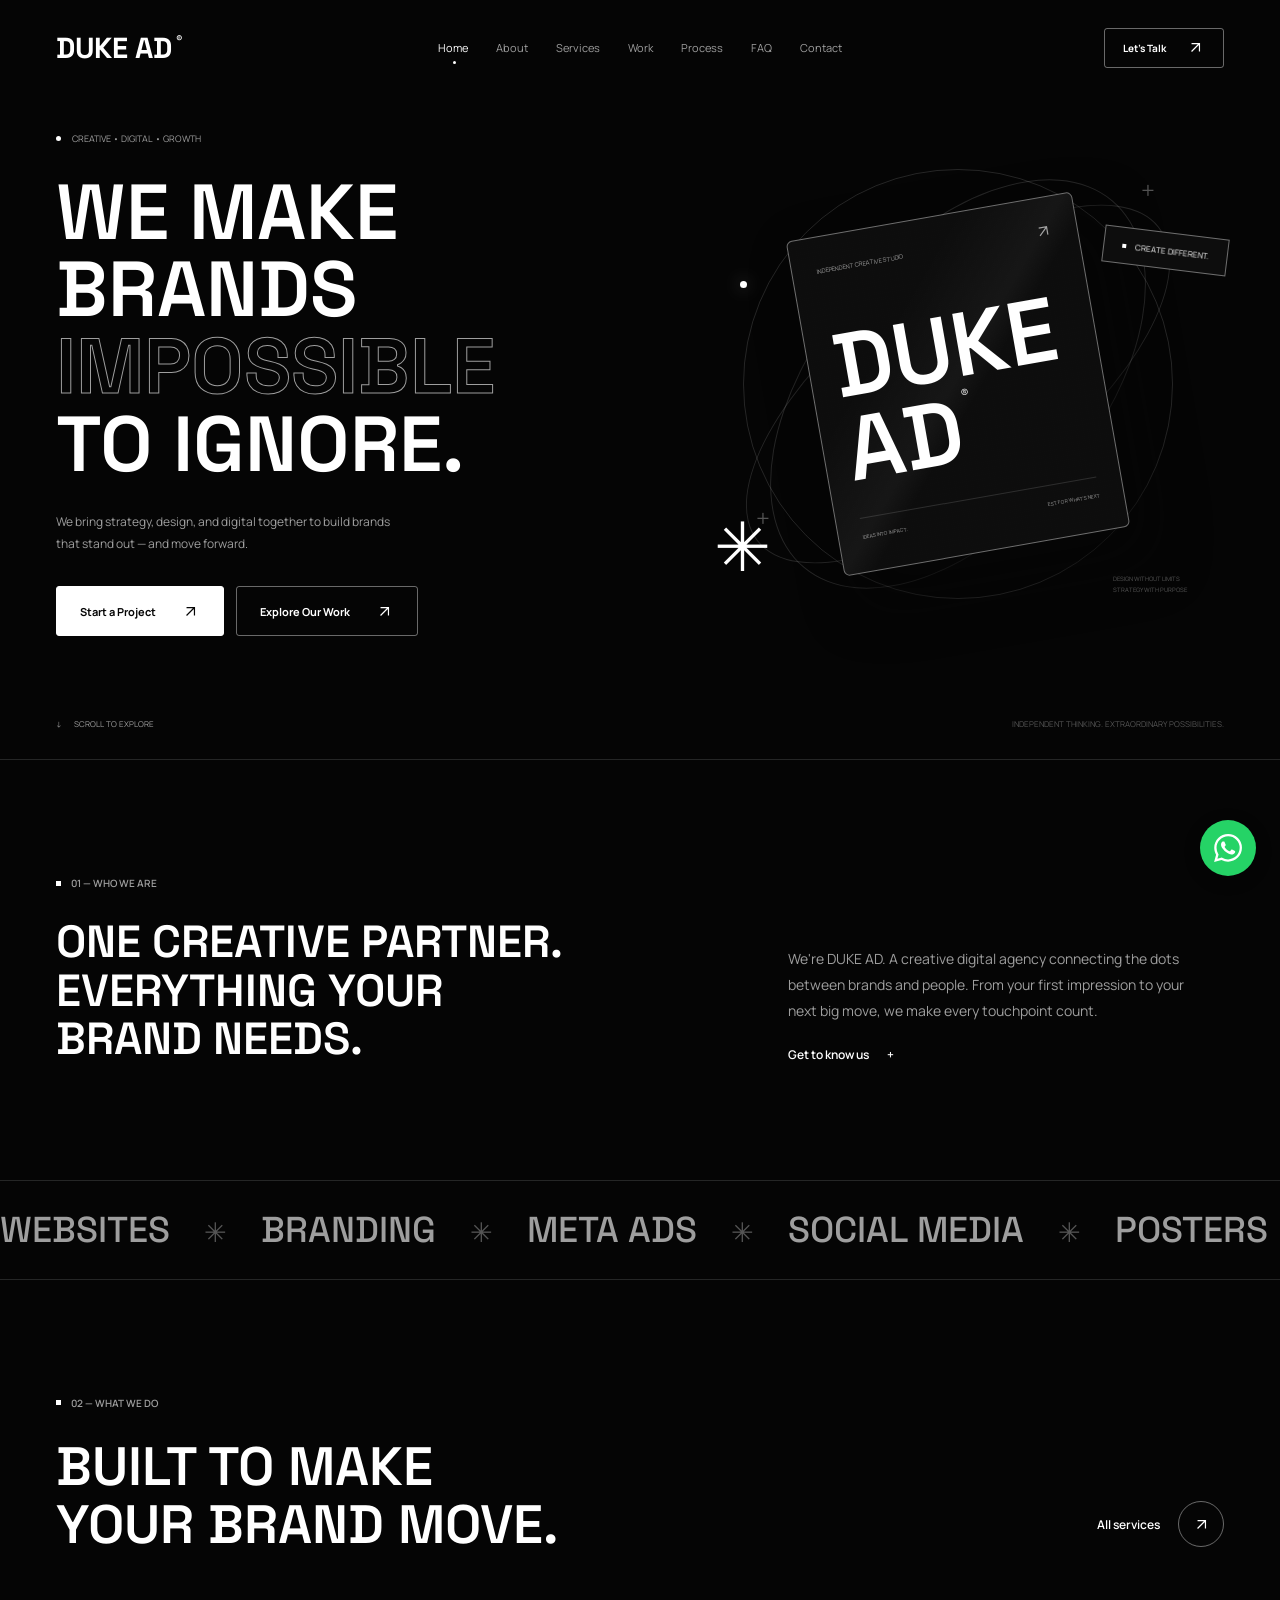
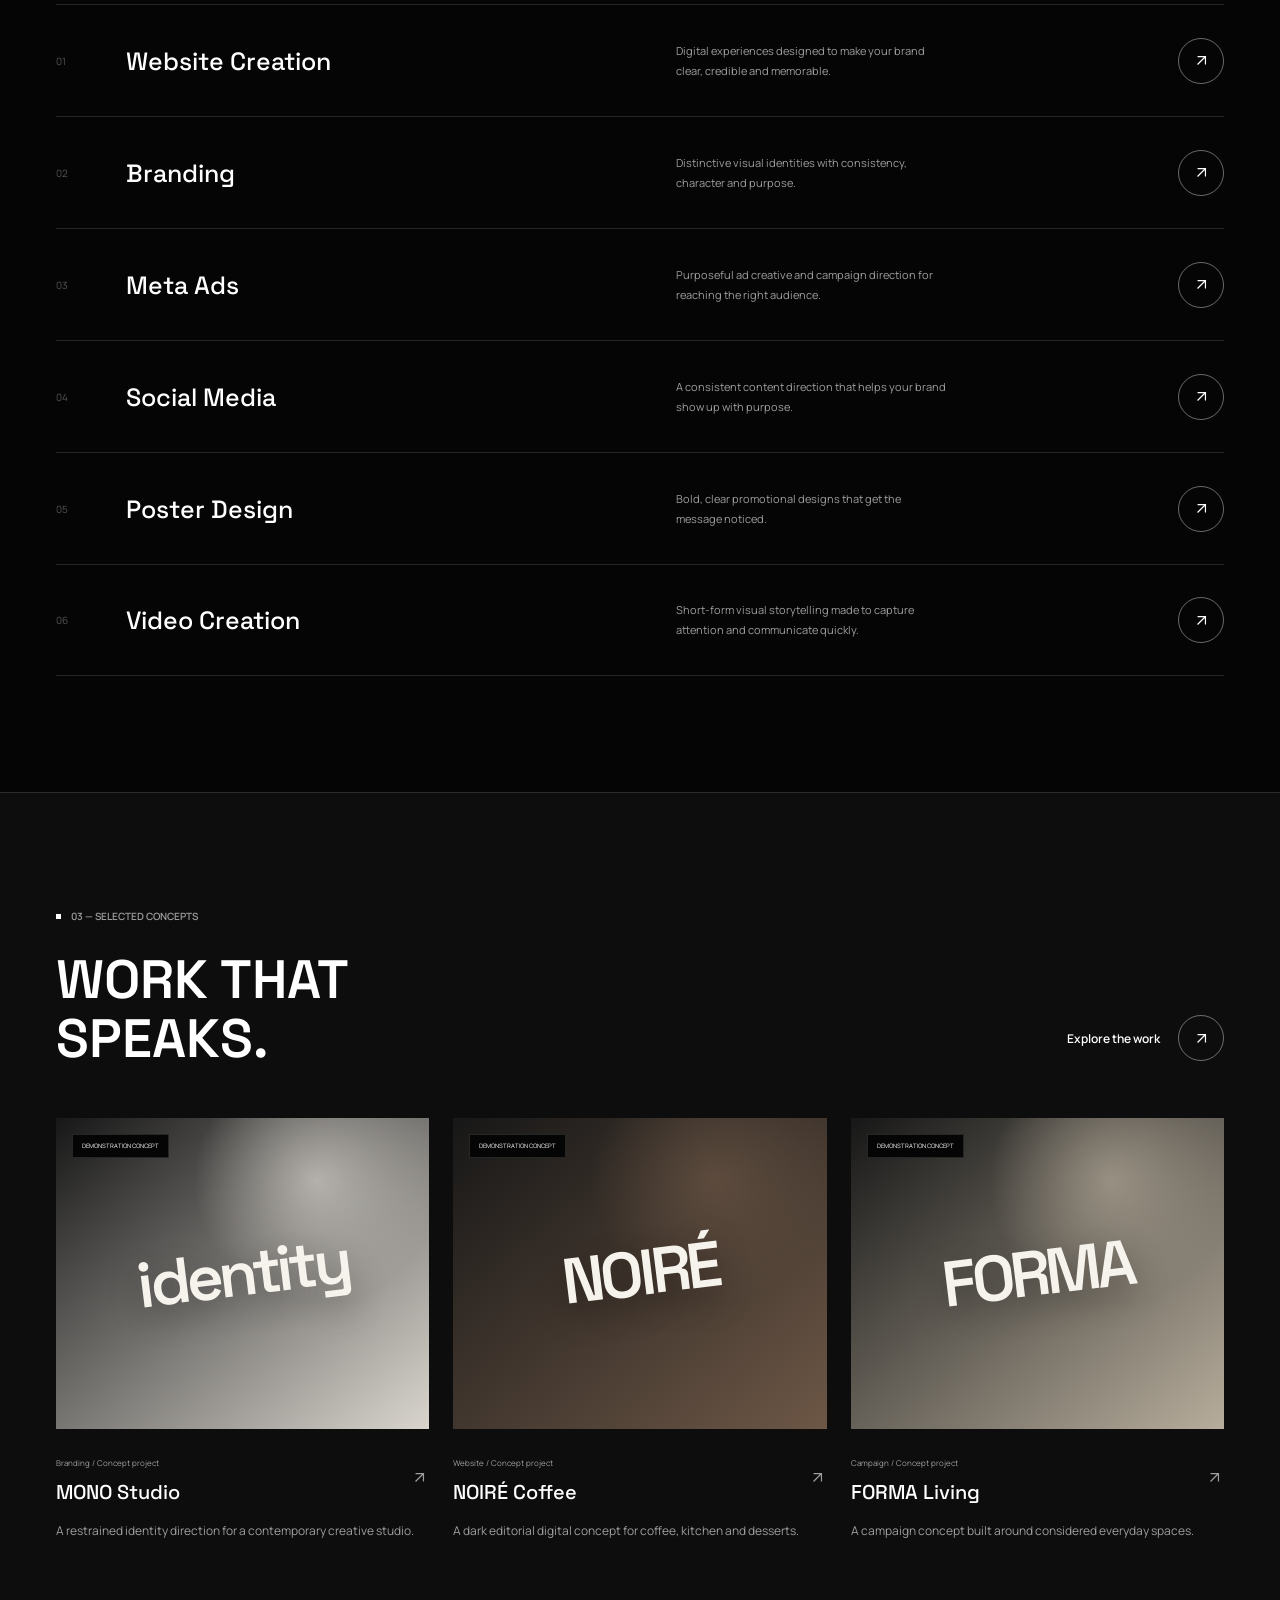
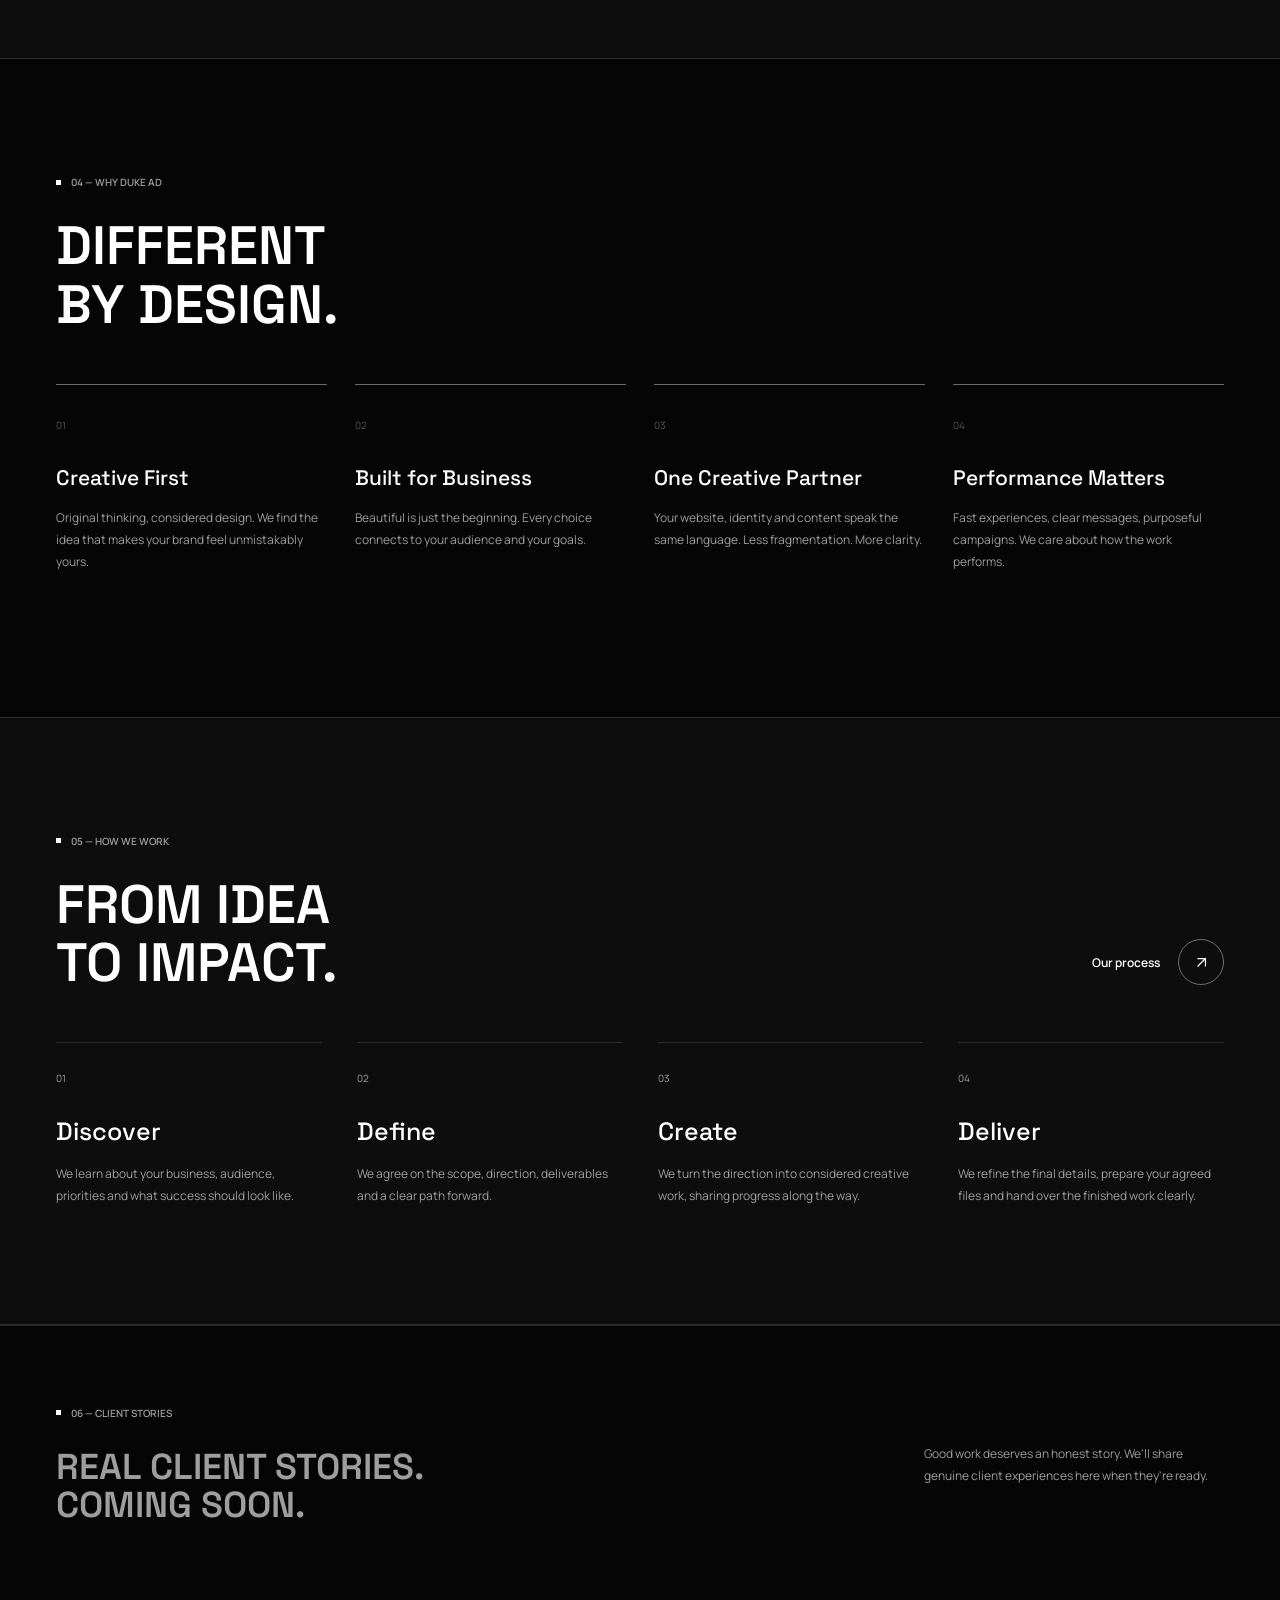
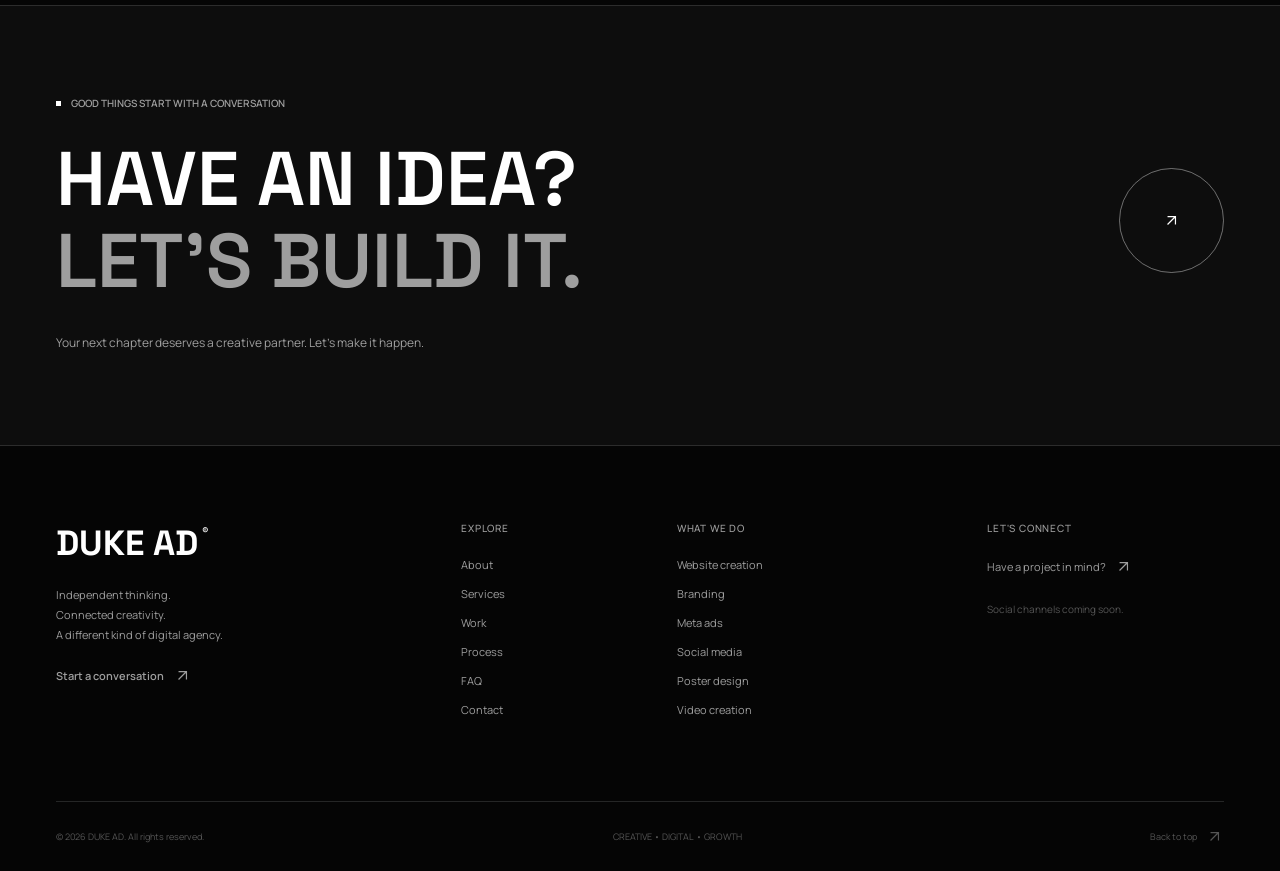
<file: index.html>
<!doctype html>
<html lang="en">

<head>
  <meta charset="utf-8">
  <meta name="viewport" content="width=device-width, initial-scale=1">
  <meta name="theme-color" content="#050505">
  <meta name="description"
    content="DUKE AD — Creative digital solutions including website creation, branding, Meta advertising, social media, poster design and video creation.">
  <title>DUKE AD — Creative Digital Agency</title>
  <link rel="icon" href="assets/favicon.svg" type="image/svg+xml">
  <link rel="preconnect" href="https://fonts.googleapis.com">
  <link rel="preconnect" href="https://fonts.gstatic.com" crossorigin>
  <link
    href="https://fonts.googleapis.com/css2?family=Manrope:wght@400;500;600;700;800&family=Space+Grotesk:wght@400;500;600;700&display=swap"
    rel="stylesheet">
  <link rel="stylesheet" href="css/style.css">
  <link rel="stylesheet" href="css/animations.css">
  <link rel="stylesheet" href="css/responsive.css">
</head>

<body data-page="home" data-prefix="">
  <div class="site-loader" aria-hidden="true"><span class="wordmark">DUKE AD<span
        class="brand-dot">®</span></span><span>CREATIVE DIGITAL AGENCY</span>
    <div class="loader-line"></div>
  </div>
  <a class="skip-link" href="#main">Skip to content</a>
  <header class="site-header">
    <div class="container nav-inner">
      <a href="index.html" aria-label="DUKE AD home"><span class="wordmark">DUKE AD<span
            class="brand-dot">®</span></span></a>
      <nav class="desktop-nav" aria-label="Main navigation"><a href="index.html" data-nav="home">Home</a><a
          href="about.html" data-nav="about">About</a><a href="services.html" data-nav="services">Services</a><a
          href="work.html" data-nav="work">Work</a><a href="process.html" data-nav="process">Process</a><a
          href="faq.html" data-nav="faq">FAQ</a><a href="contact.html" data-nav="contact">Contact</a></nav>
      <div class="nav-controls"><a class="agency-button agency-button-outline nav-cta" href="contact.html">Let's Talk
          <span class="arrow-plain" aria-hidden="true"><svg viewBox="0 0 24 24" fill="none" stroke="currentColor"
              stroke-width="1.5">
              <path d="M7 17 17 7M7 7h10v10" />
            </svg></span></a><button class="menu-toggle" aria-label="Open navigation" aria-expanded="false"
          aria-controls="mobile-navigation"><span></span><span></span><span></span></button></div>
    </div>
  </header>
  <nav id="mobile-navigation" class="mobile-navigation" aria-label="Mobile navigation" inert><a
      href="index.html"><span>01</span>Home <span class="arrow-plain"><svg viewBox="0 0 24 24" width="19" height="19"
          fill="none" stroke="currentColor" stroke-width="1.5" aria-hidden="true">
          <path d="M7 17 17 7M7 7h10v10" />
        </svg></span></a><a href="about.html"><span>02</span>About <span class="arrow-plain"><svg viewBox="0 0 24 24"
          width="19" height="19" fill="none" stroke="currentColor" stroke-width="1.5" aria-hidden="true">
          <path d="M7 17 17 7M7 7h10v10" />
        </svg></span></a><a href="services.html"><span>03</span>Services <span class="arrow-plain"><svg
          viewBox="0 0 24 24" width="19" height="19" fill="none" stroke="currentColor" stroke-width="1.5"
          aria-hidden="true">
          <path d="M7 17 17 7M7 7h10v10" />
        </svg></span></a><a href="work.html"><span>04</span>Work <span class="arrow-plain"><svg viewBox="0 0 24 24"
          width="19" height="19" fill="none" stroke="currentColor" stroke-width="1.5" aria-hidden="true">
          <path d="M7 17 17 7M7 7h10v10" />
        </svg></span></a><a href="process.html"><span>05</span>Process <span class="arrow-plain"><svg
          viewBox="0 0 24 24" width="19" height="19" fill="none" stroke="currentColor" stroke-width="1.5"
          aria-hidden="true">
          <path d="M7 17 17 7M7 7h10v10" />
        </svg></span></a><a href="faq.html"><span>06</span>FAQ <span class="arrow-plain"><svg viewBox="0 0 24 24"
          width="19" height="19" fill="none" stroke="currentColor" stroke-width="1.5" aria-hidden="true">
          <path d="M7 17 17 7M7 7h10v10" />
        </svg></span></a><a href="contact.html"><span>07</span>Contact <span class="arrow-plain"><svg
          viewBox="0 0 24 24" width="19" height="19" fill="none" stroke="currentColor" stroke-width="1.5"
          aria-hidden="true">
          <path d="M7 17 17 7M7 7h10v10" />
        </svg></span></a><a class="agency-button agency-button-primary" href="contact.html">Let's Talk <span
        class="arrow-plain"><svg viewBox="0 0 24 24" width="19" height="19" fill="none" stroke="currentColor"
          stroke-width="1.5" aria-hidden="true">
          <path d="M7 17 17 7M7 7h10v10" />
        </svg></span></a></nav>
  <main id="main"></main>
  <footer class="site-footer">
    <div class="container">
      <div class="footer-grid">
        <div class="footer-brand"><a href="index.html"><span class="wordmark">DUKE AD<span
                class="brand-dot">®</span></span></a>
          <p>Independent thinking.<br>Connected creativity.<br>A different kind of digital agency.</p><a
            class="text-link" href="contact.html">Start a conversation <span class="arrow-plain"><svg
                viewBox="0 0 24 24" width="19" height="19" fill="none" stroke="currentColor" stroke-width="1.5"
                aria-hidden="true">
                <path d="M7 17 17 7M7 7h10v10" />
              </svg></span></a>
        </div>
        <div>
          <h4>EXPLORE</h4><a href="about.html">About</a><a href="services.html">Services</a><a
            href="work.html">Work</a><a href="process.html">Process</a><a href="faq.html">FAQ</a><a
            href="contact.html">Contact</a>
        </div>
        <div>
          <h4>WHAT WE DO</h4><a href="services/website.html">Website creation</a><a
            href="services/branding.html">Branding</a><a href="services/meta-ads.html">Meta ads</a><a
            href="services/social-media.html">Social media</a><a href="services/poster-design.html">Poster design</a><a
            href="services/video-creation.html">Video creation</a>
        </div>
        <div>
          <h4>LET'S CONNECT</h4><a href="contact.html">Have a project in mind? <span class="arrow-plain"><svg
                viewBox="0 0 24 24" width="19" height="19" fill="none" stroke="currentColor" stroke-width="1.5"
                aria-hidden="true">
                <path d="M7 17 17 7M7 7h10v10" />
              </svg></span></a>
          <p class="footer-note">Social channels coming soon.</p>
        </div>
      </div>
      <div class="footer-bottom"><span>© <span id="year"></span> DUKE AD. All rights reserved.</span><span>CREATIVE •
          DIGITAL • GROWTH</span><a href="#main">Back to top <span class="arrow-plain"><svg viewBox="0 0 24 24"
              width="19" height="19" fill="none" stroke="currentColor" stroke-width="1.5" aria-hidden="true">
              <path d="M7 17 17 7M7 7h10v10" />
            </svg></span></a></div>
    </div>
  </footer>

  <a href="https://wa.me/971500000000" class="whatsapp-float" target="_blank" rel="noopener noreferrer"
    aria-label="Chat with DUKE AD on WhatsApp">
    <svg viewBox="0 0 24 24" xmlns="http://www.w3.org/2000/svg" aria-hidden="true">
      <path fill="currentColor"
        d="M20.52 3.48A11.83 11.83 0 0 0 12.08 0C5.53 0 .2 5.33.2 11.88c0 2.09.55 4.13 1.59 5.93L.1 24l6.34-1.66a11.9 11.9 0 0 0 5.64 1.43h.01c6.55 0 11.88-5.33 11.88-11.88a11.8 11.8 0 0 0-3.45-8.41ZM12.09 21.75a9.9 9.9 0 0 1-5.05-1.38l-.36-.21-3.76.99 1-3.67-.24-.38a9.85 9.85 0 0 1-1.51-5.22c0-5.46 4.45-9.91 9.92-9.91a9.85 9.85 0 0 1 7.01 2.91A9.85 9.85 0 0 1 22 11.88c0 5.47-4.45 9.87-9.91 9.87Zm5.43-7.4c-.3-.15-1.77-.87-2.05-.97-.28-.1-.47-.15-.67.15-.2.3-.77.97-.94 1.17-.17.2-.35.22-.65.07-.3-.15-1.26-.46-2.4-1.46-.89-.79-1.49-1.77-1.66-2.07-.17-.3-.02-.46.13-.61.13-.13.3-.35.45-.52.15-.18.2-.3.3-.5.1-.2.05-.37-.03-.52-.08-.15-.67-1.62-.92-2.22-.24-.58-.49-.5-.67-.51h-.57c-.2 0-.52.07-.79.37-.27.3-1.04 1.02-1.04 2.49s1.07 2.89 1.22 3.09c.15.2 2.1 3.21 5.08 4.5.71.31 1.27.49 1.71.63.72.23 1.37.2 1.89.12.58-.09 1.77-.72 2.02-1.42.25-.7.25-1.29.17-1.42-.07-.12-.27-.2-.57-.35Z" />
    </svg>
  </a>


  <script src="js/script.js" defer></script>
</body>

</html>
</file>
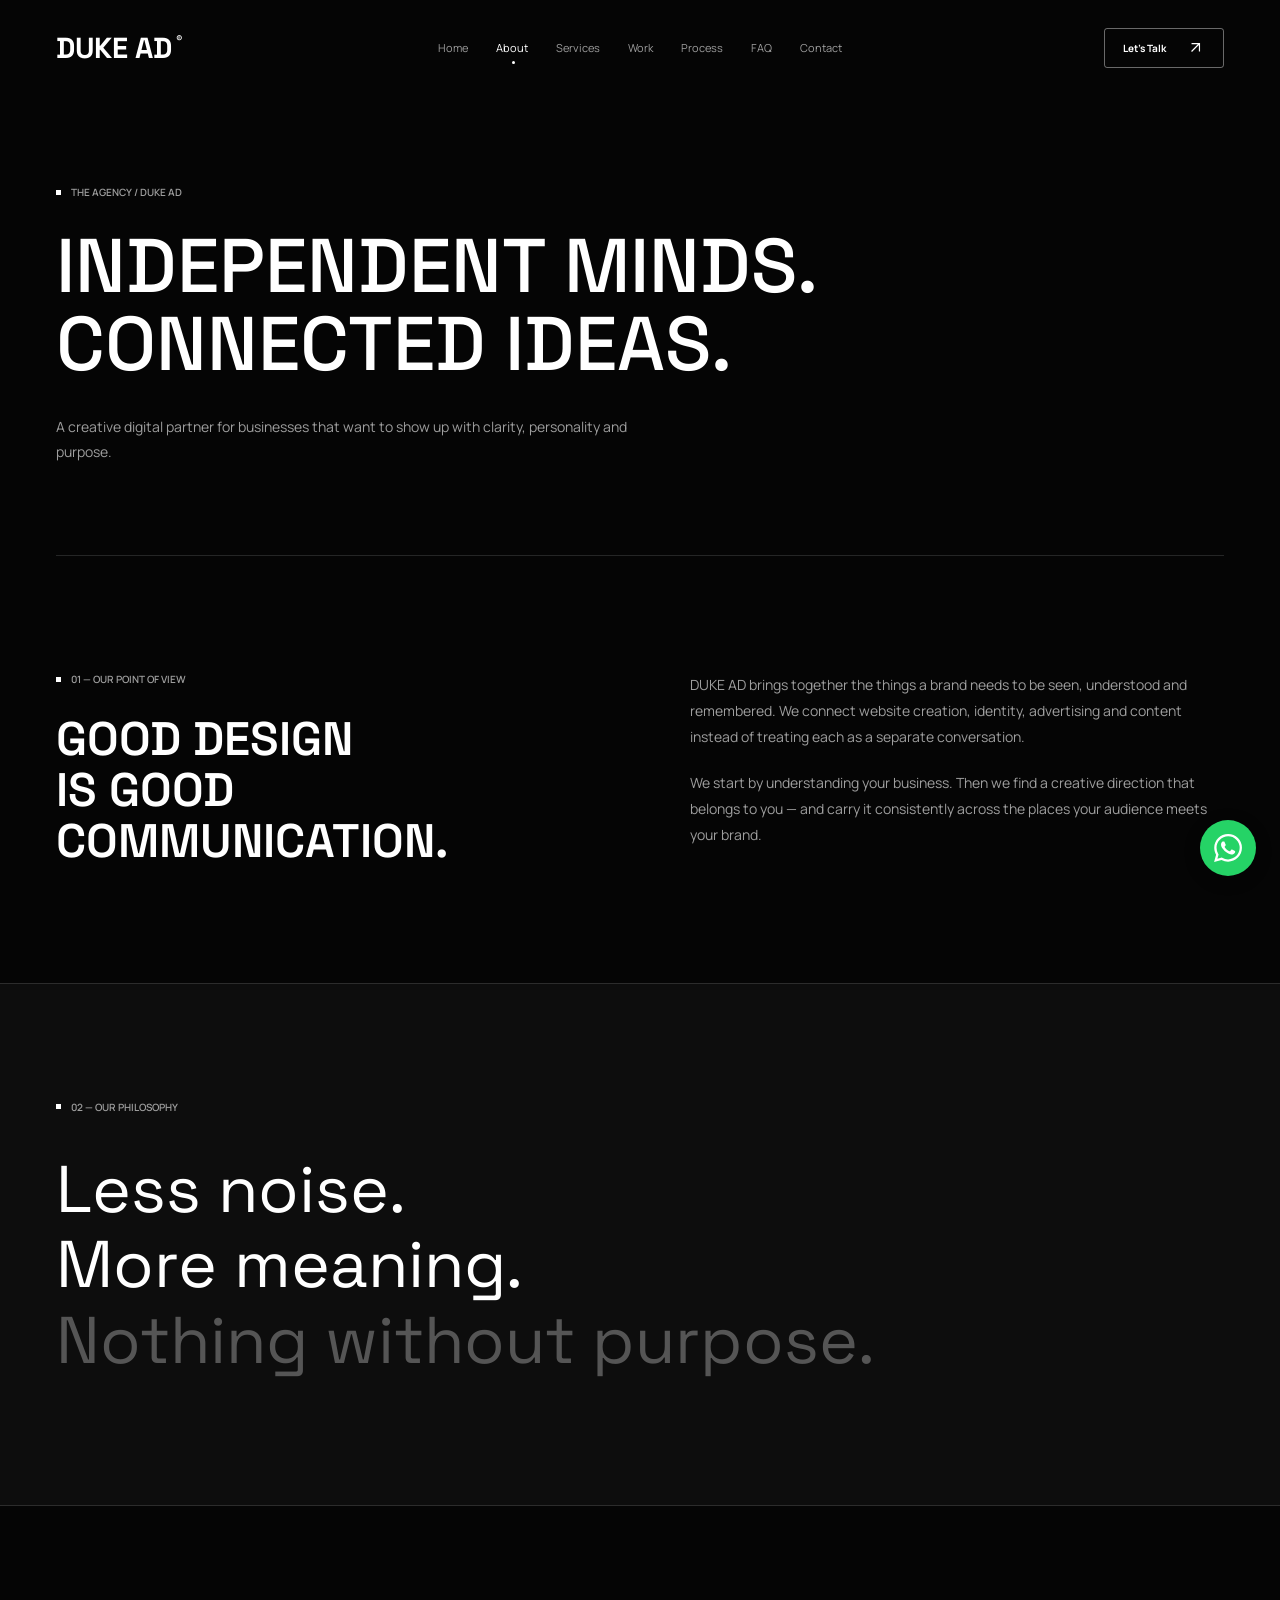
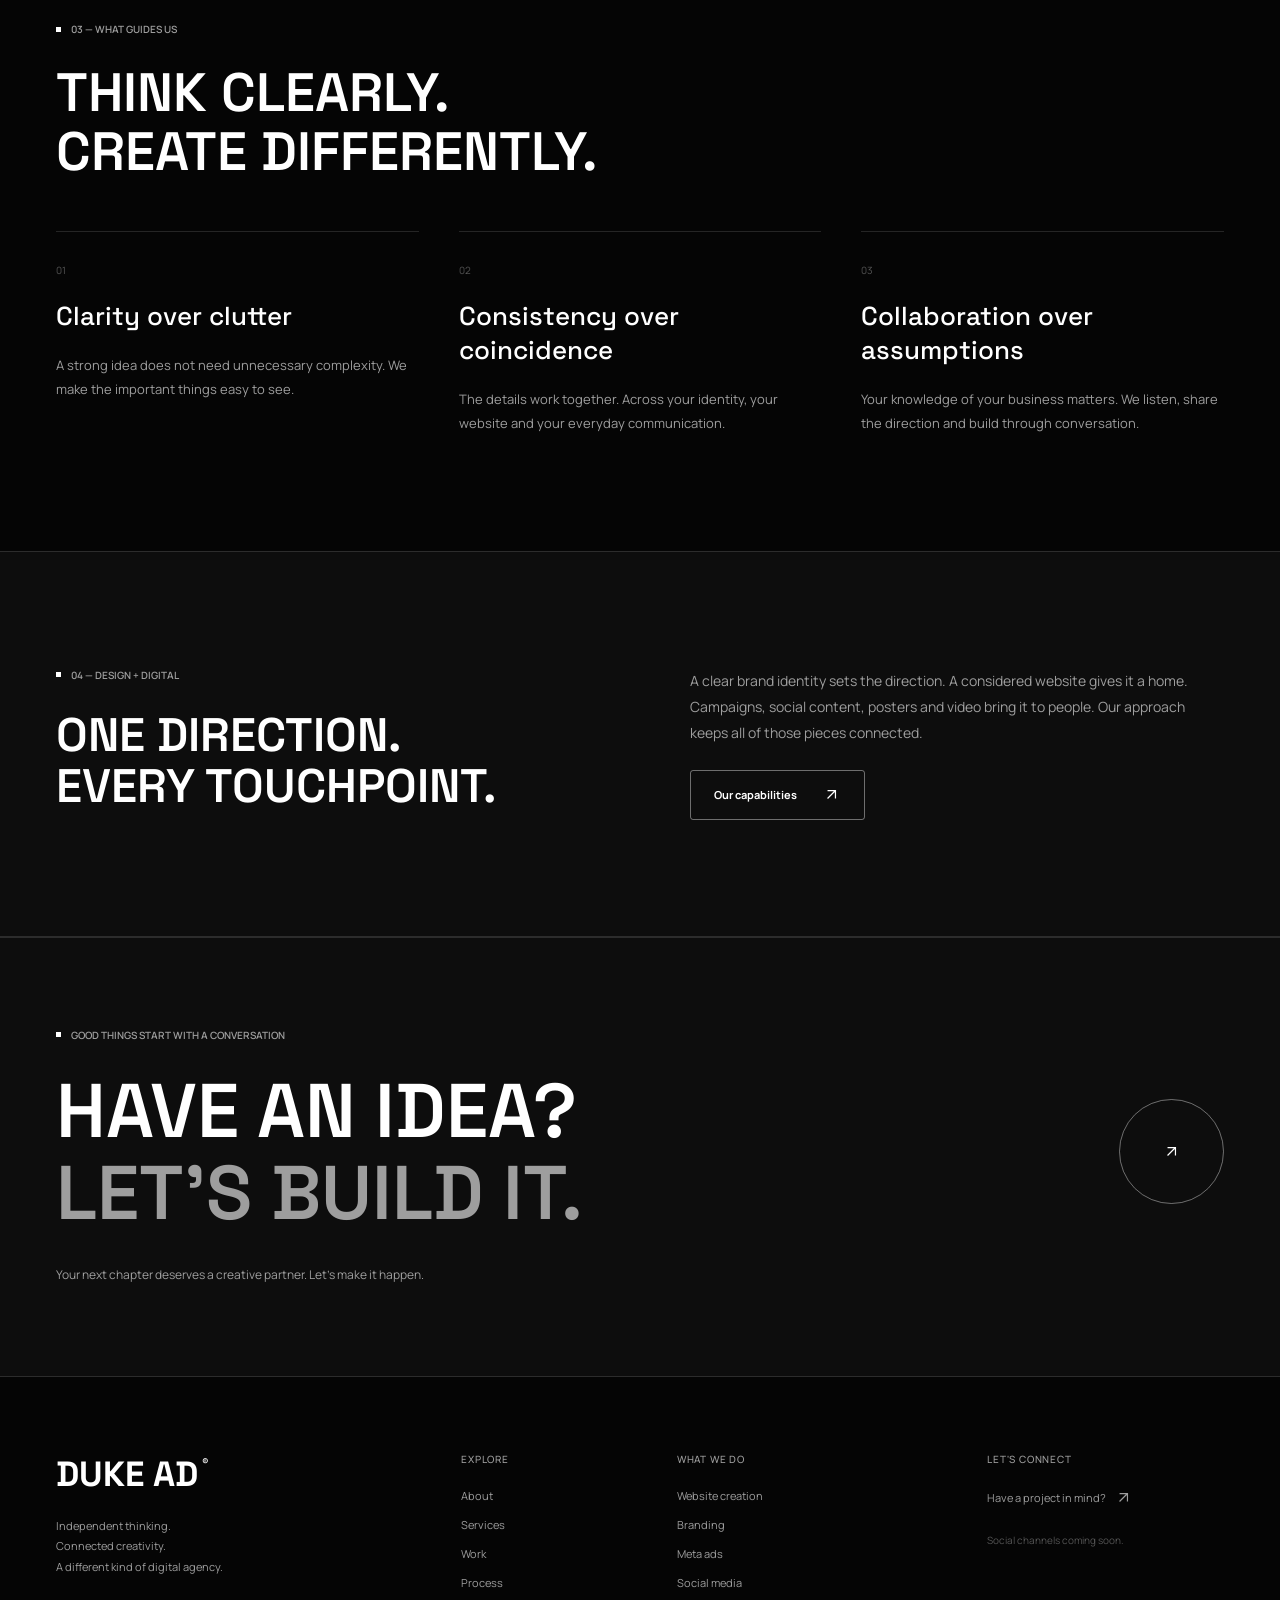
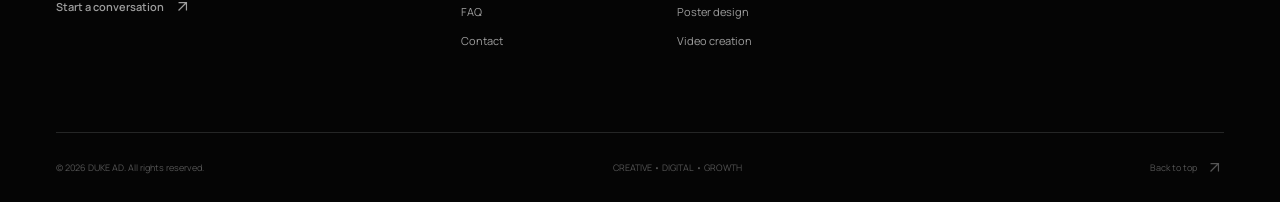
<file: about.html>
<!doctype html>
<html lang="en">
<head>
  <meta charset="utf-8">
  <meta name="viewport" content="width=device-width, initial-scale=1">
  <meta name="theme-color" content="#050505">
  <meta name="description" content="DUKE AD — Creative digital solutions including website creation, branding, Meta advertising, social media, poster design and video creation.">
  <title>DUKE AD — Creative Digital Agency</title>
  <link rel="icon" href="assets/favicon.svg" type="image/svg+xml">
  <link rel="preconnect" href="https://fonts.googleapis.com">
  <link rel="preconnect" href="https://fonts.gstatic.com" crossorigin>
  <link href="https://fonts.googleapis.com/css2?family=Manrope:wght@400;500;600;700;800&family=Space+Grotesk:wght@400;500;600;700&display=swap" rel="stylesheet">
  <link rel="stylesheet" href="css/style.css">
  <link rel="stylesheet" href="css/animations.css">
  <link rel="stylesheet" href="css/responsive.css">
</head>
<body data-page="about" data-prefix="">
  <div class="site-loader" aria-hidden="true"><span class="wordmark">DUKE AD<span class="brand-dot">®</span></span><span>CREATIVE DIGITAL AGENCY</span><div class="loader-line"></div></div>
  <a class="skip-link" href="#main">Skip to content</a>
  <header class="site-header"><div class="container nav-inner">
    <a href="index.html" aria-label="DUKE AD home"><span class="wordmark">DUKE AD<span class="brand-dot">®</span></span></a>
    <nav class="desktop-nav" aria-label="Main navigation"><a href="index.html" data-nav="home">Home</a><a href="about.html" data-nav="about">About</a><a href="services.html" data-nav="services">Services</a><a href="work.html" data-nav="work">Work</a><a href="process.html" data-nav="process">Process</a><a href="faq.html" data-nav="faq">FAQ</a><a href="contact.html" data-nav="contact">Contact</a></nav>
    <div class="nav-controls"><a class="agency-button agency-button-outline nav-cta" href="contact.html">Let's Talk <span class="arrow-plain" aria-hidden="true"><svg viewBox="0 0 24 24" fill="none" stroke="currentColor" stroke-width="1.5"><path d="M7 17 17 7M7 7h10v10"/></svg></span></a><button class="menu-toggle" aria-label="Open navigation" aria-expanded="false" aria-controls="mobile-navigation"><span></span><span></span><span></span></button></div>
  </div></header>
  <nav id="mobile-navigation" class="mobile-navigation" aria-label="Mobile navigation" inert><a href="index.html"><span>01</span>Home <span class="arrow-plain"><svg viewBox="0 0 24 24" width="19" height="19" fill="none" stroke="currentColor" stroke-width="1.5" aria-hidden="true"><path d="M7 17 17 7M7 7h10v10"/></svg></span></a><a href="about.html"><span>02</span>About <span class="arrow-plain"><svg viewBox="0 0 24 24" width="19" height="19" fill="none" stroke="currentColor" stroke-width="1.5" aria-hidden="true"><path d="M7 17 17 7M7 7h10v10"/></svg></span></a><a href="services.html"><span>03</span>Services <span class="arrow-plain"><svg viewBox="0 0 24 24" width="19" height="19" fill="none" stroke="currentColor" stroke-width="1.5" aria-hidden="true"><path d="M7 17 17 7M7 7h10v10"/></svg></span></a><a href="work.html"><span>04</span>Work <span class="arrow-plain"><svg viewBox="0 0 24 24" width="19" height="19" fill="none" stroke="currentColor" stroke-width="1.5" aria-hidden="true"><path d="M7 17 17 7M7 7h10v10"/></svg></span></a><a href="process.html"><span>05</span>Process <span class="arrow-plain"><svg viewBox="0 0 24 24" width="19" height="19" fill="none" stroke="currentColor" stroke-width="1.5" aria-hidden="true"><path d="M7 17 17 7M7 7h10v10"/></svg></span></a><a href="faq.html"><span>06</span>FAQ <span class="arrow-plain"><svg viewBox="0 0 24 24" width="19" height="19" fill="none" stroke="currentColor" stroke-width="1.5" aria-hidden="true"><path d="M7 17 17 7M7 7h10v10"/></svg></span></a><a href="contact.html"><span>07</span>Contact <span class="arrow-plain"><svg viewBox="0 0 24 24" width="19" height="19" fill="none" stroke="currentColor" stroke-width="1.5" aria-hidden="true"><path d="M7 17 17 7M7 7h10v10"/></svg></span></a><a class="agency-button agency-button-primary" href="contact.html">Let's Talk <span class="arrow-plain"><svg viewBox="0 0 24 24" width="19" height="19" fill="none" stroke="currentColor" stroke-width="1.5" aria-hidden="true"><path d="M7 17 17 7M7 7h10v10"/></svg></span></a></nav>
  <main id="main"></main>
  <footer class="site-footer"><div class="container"><div class="footer-grid"><div class="footer-brand"><a href="index.html"><span class="wordmark">DUKE AD<span class="brand-dot">®</span></span></a><p>Independent thinking.<br>Connected creativity.<br>A different kind of digital agency.</p><a class="text-link" href="contact.html">Start a conversation <span class="arrow-plain"><svg viewBox="0 0 24 24" width="19" height="19" fill="none" stroke="currentColor" stroke-width="1.5" aria-hidden="true"><path d="M7 17 17 7M7 7h10v10"/></svg></span></a></div><div><h4>EXPLORE</h4><a href="about.html">About</a><a href="services.html">Services</a><a href="work.html">Work</a><a href="process.html">Process</a><a href="faq.html">FAQ</a><a href="contact.html">Contact</a></div><div><h4>WHAT WE DO</h4><a href="services/website.html">Website creation</a><a href="services/branding.html">Branding</a><a href="services/meta-ads.html">Meta ads</a><a href="services/social-media.html">Social media</a><a href="services/poster-design.html">Poster design</a><a href="services/video-creation.html">Video creation</a></div><div><h4>LET'S CONNECT</h4><a href="contact.html">Have a project in mind? <span class="arrow-plain"><svg viewBox="0 0 24 24" width="19" height="19" fill="none" stroke="currentColor" stroke-width="1.5" aria-hidden="true"><path d="M7 17 17 7M7 7h10v10"/></svg></span></a><p class="footer-note">Social channels coming soon.</p></div></div><div class="footer-bottom"><span>© <span id="year"></span> DUKE AD. All rights reserved.</span><span>CREATIVE • DIGITAL • GROWTH</span><a href="#main">Back to top <span class="arrow-plain"><svg viewBox="0 0 24 24" width="19" height="19" fill="none" stroke="currentColor" stroke-width="1.5" aria-hidden="true"><path d="M7 17 17 7M7 7h10v10"/></svg></span></a></div></div></footer>
  <script src="js/script.js" defer></script>
</body></html>
</file>
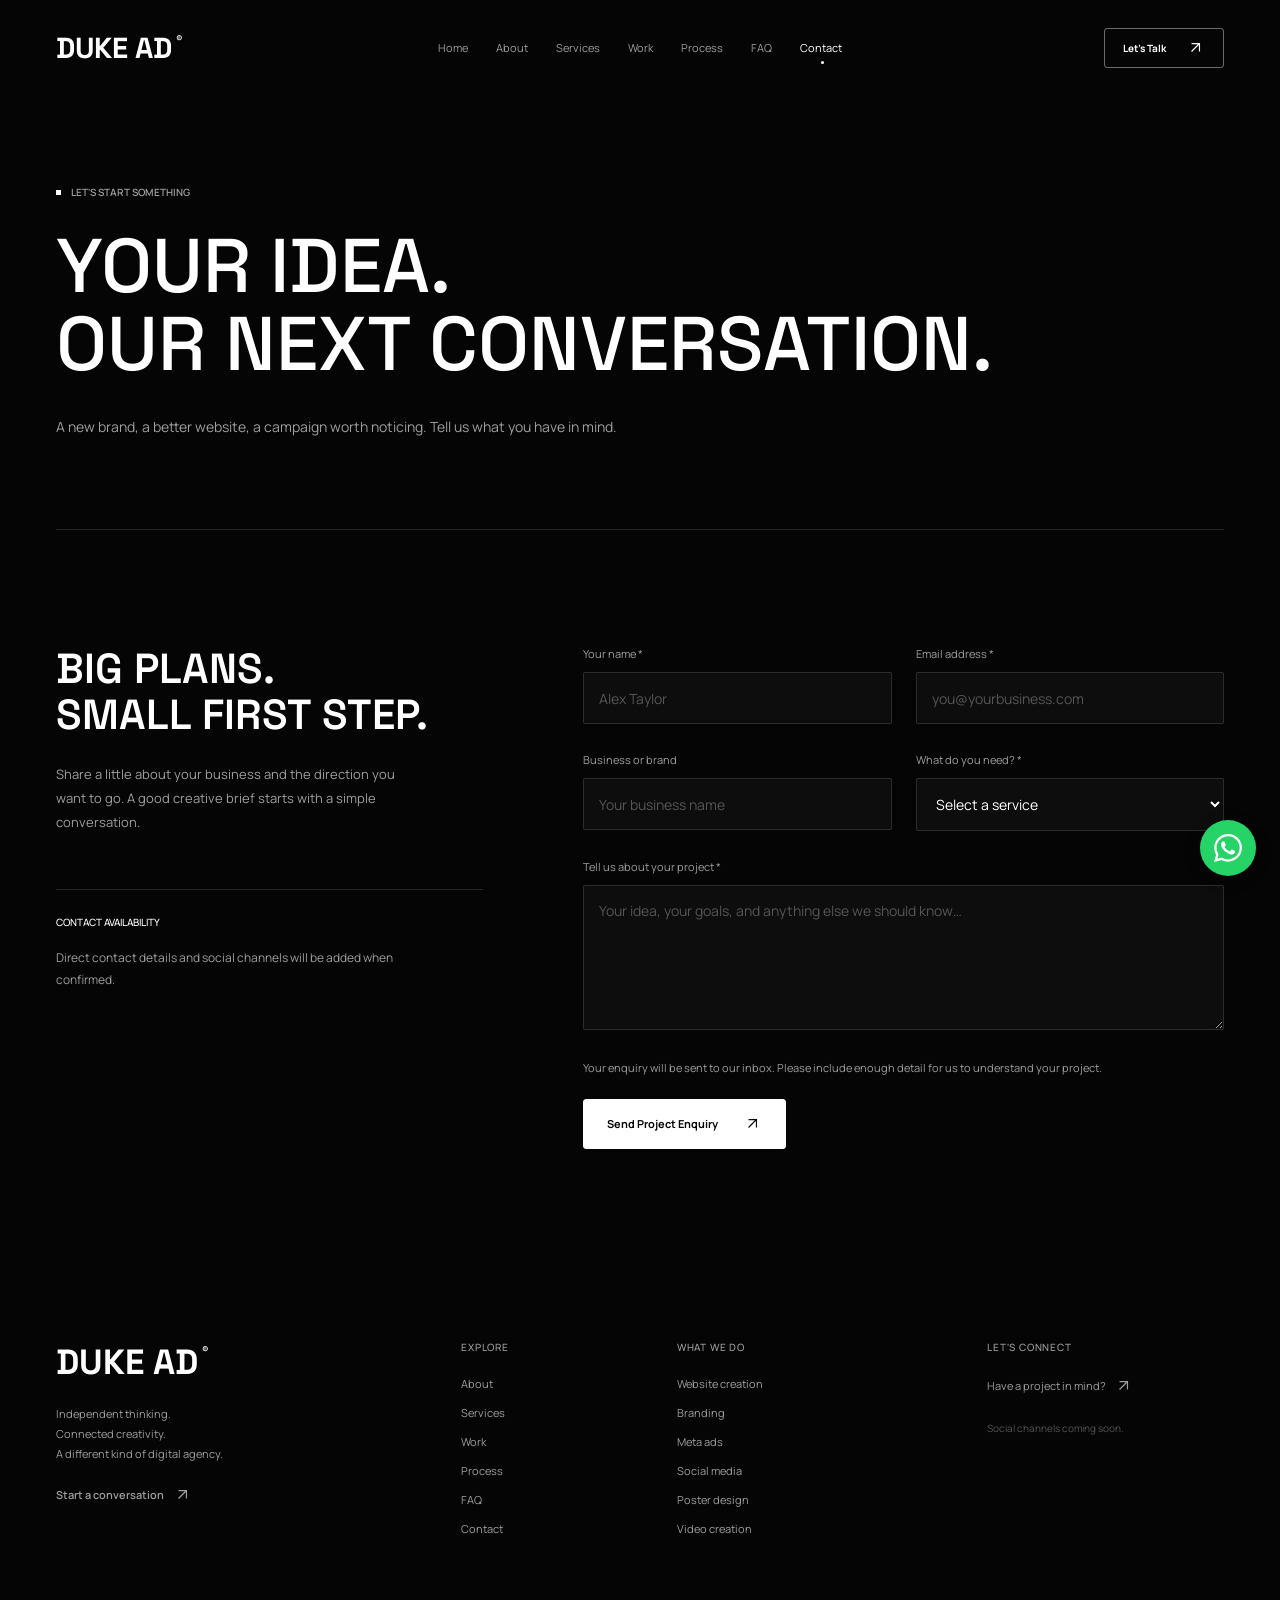
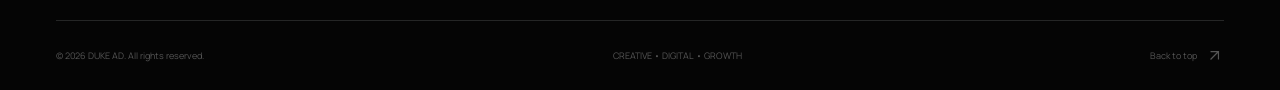
<file: contact.html>
<!doctype html>
<html lang="en">
<head>
  <meta charset="utf-8">
  <meta name="viewport" content="width=device-width, initial-scale=1">
  <meta name="theme-color" content="#050505">
  <meta name="description" content="DUKE AD — Creative digital solutions including website creation, branding, Meta advertising, social media, poster design and video creation.">
  <title>DUKE AD — Creative Digital Agency</title>
  <link rel="icon" href="assets/favicon.svg" type="image/svg+xml">
  <link rel="preconnect" href="https://fonts.googleapis.com">
  <link rel="preconnect" href="https://fonts.gstatic.com" crossorigin>
  <link href="https://fonts.googleapis.com/css2?family=Manrope:wght@400;500;600;700;800&family=Space+Grotesk:wght@400;500;600;700&display=swap" rel="stylesheet">
  <link rel="stylesheet" href="css/style.css">
  <link rel="stylesheet" href="css/animations.css">
  <link rel="stylesheet" href="css/responsive.css">
</head>
<body data-page="contact" data-prefix="">
  <div class="site-loader" aria-hidden="true"><span class="wordmark">DUKE AD<span class="brand-dot">®</span></span><span>CREATIVE DIGITAL AGENCY</span><div class="loader-line"></div></div>
  <a class="skip-link" href="#main">Skip to content</a>
  <header class="site-header"><div class="container nav-inner">
    <a href="index.html" aria-label="DUKE AD home"><span class="wordmark">DUKE AD<span class="brand-dot">®</span></span></a>
    <nav class="desktop-nav" aria-label="Main navigation"><a href="index.html" data-nav="home">Home</a><a href="about.html" data-nav="about">About</a><a href="services.html" data-nav="services">Services</a><a href="work.html" data-nav="work">Work</a><a href="process.html" data-nav="process">Process</a><a href="faq.html" data-nav="faq">FAQ</a><a href="contact.html" data-nav="contact">Contact</a></nav>
    <div class="nav-controls"><a class="agency-button agency-button-outline nav-cta" href="contact.html">Let's Talk <span class="arrow-plain" aria-hidden="true"><svg viewBox="0 0 24 24" fill="none" stroke="currentColor" stroke-width="1.5"><path d="M7 17 17 7M7 7h10v10"/></svg></span></a><button class="menu-toggle" aria-label="Open navigation" aria-expanded="false" aria-controls="mobile-navigation"><span></span><span></span><span></span></button></div>
  </div></header>
  <nav id="mobile-navigation" class="mobile-navigation" aria-label="Mobile navigation" inert><a href="index.html"><span>01</span>Home <span class="arrow-plain"><svg viewBox="0 0 24 24" width="19" height="19" fill="none" stroke="currentColor" stroke-width="1.5" aria-hidden="true"><path d="M7 17 17 7M7 7h10v10"/></svg></span></a><a href="about.html"><span>02</span>About <span class="arrow-plain"><svg viewBox="0 0 24 24" width="19" height="19" fill="none" stroke="currentColor" stroke-width="1.5" aria-hidden="true"><path d="M7 17 17 7M7 7h10v10"/></svg></span></a><a href="services.html"><span>03</span>Services <span class="arrow-plain"><svg viewBox="0 0 24 24" width="19" height="19" fill="none" stroke="currentColor" stroke-width="1.5" aria-hidden="true"><path d="M7 17 17 7M7 7h10v10"/></svg></span></a><a href="work.html"><span>04</span>Work <span class="arrow-plain"><svg viewBox="0 0 24 24" width="19" height="19" fill="none" stroke="currentColor" stroke-width="1.5" aria-hidden="true"><path d="M7 17 17 7M7 7h10v10"/></svg></span></a><a href="process.html"><span>05</span>Process <span class="arrow-plain"><svg viewBox="0 0 24 24" width="19" height="19" fill="none" stroke="currentColor" stroke-width="1.5" aria-hidden="true"><path d="M7 17 17 7M7 7h10v10"/></svg></span></a><a href="faq.html"><span>06</span>FAQ <span class="arrow-plain"><svg viewBox="0 0 24 24" width="19" height="19" fill="none" stroke="currentColor" stroke-width="1.5" aria-hidden="true"><path d="M7 17 17 7M7 7h10v10"/></svg></span></a><a href="contact.html"><span>07</span>Contact <span class="arrow-plain"><svg viewBox="0 0 24 24" width="19" height="19" fill="none" stroke="currentColor" stroke-width="1.5" aria-hidden="true"><path d="M7 17 17 7M7 7h10v10"/></svg></span></a><a class="agency-button agency-button-primary" href="contact.html">Let's Talk <span class="arrow-plain"><svg viewBox="0 0 24 24" width="19" height="19" fill="none" stroke="currentColor" stroke-width="1.5" aria-hidden="true"><path d="M7 17 17 7M7 7h10v10"/></svg></span></a></nav>
  <main id="main"></main>
  <footer class="site-footer"><div class="container"><div class="footer-grid"><div class="footer-brand"><a href="index.html"><span class="wordmark">DUKE AD<span class="brand-dot">®</span></span></a><p>Independent thinking.<br>Connected creativity.<br>A different kind of digital agency.</p><a class="text-link" href="contact.html">Start a conversation <span class="arrow-plain"><svg viewBox="0 0 24 24" width="19" height="19" fill="none" stroke="currentColor" stroke-width="1.5" aria-hidden="true"><path d="M7 17 17 7M7 7h10v10"/></svg></span></a></div><div><h4>EXPLORE</h4><a href="about.html">About</a><a href="services.html">Services</a><a href="work.html">Work</a><a href="process.html">Process</a><a href="faq.html">FAQ</a><a href="contact.html">Contact</a></div><div><h4>WHAT WE DO</h4><a href="services/website.html">Website creation</a><a href="services/branding.html">Branding</a><a href="services/meta-ads.html">Meta ads</a><a href="services/social-media.html">Social media</a><a href="services/poster-design.html">Poster design</a><a href="services/video-creation.html">Video creation</a></div><div><h4>LET'S CONNECT</h4><a href="contact.html">Have a project in mind? <span class="arrow-plain"><svg viewBox="0 0 24 24" width="19" height="19" fill="none" stroke="currentColor" stroke-width="1.5" aria-hidden="true"><path d="M7 17 17 7M7 7h10v10"/></svg></span></a><p class="footer-note">Social channels coming soon.</p></div></div><div class="footer-bottom"><span>© <span id="year"></span> DUKE AD. All rights reserved.</span><span>CREATIVE • DIGITAL • GROWTH</span><a href="#main">Back to top <span class="arrow-plain"><svg viewBox="0 0 24 24" width="19" height="19" fill="none" stroke="currentColor" stroke-width="1.5" aria-hidden="true"><path d="M7 17 17 7M7 7h10v10"/></svg></span></a></div></div></footer>
  <script src="js/script.js" defer></script>
</body></html>
</file>
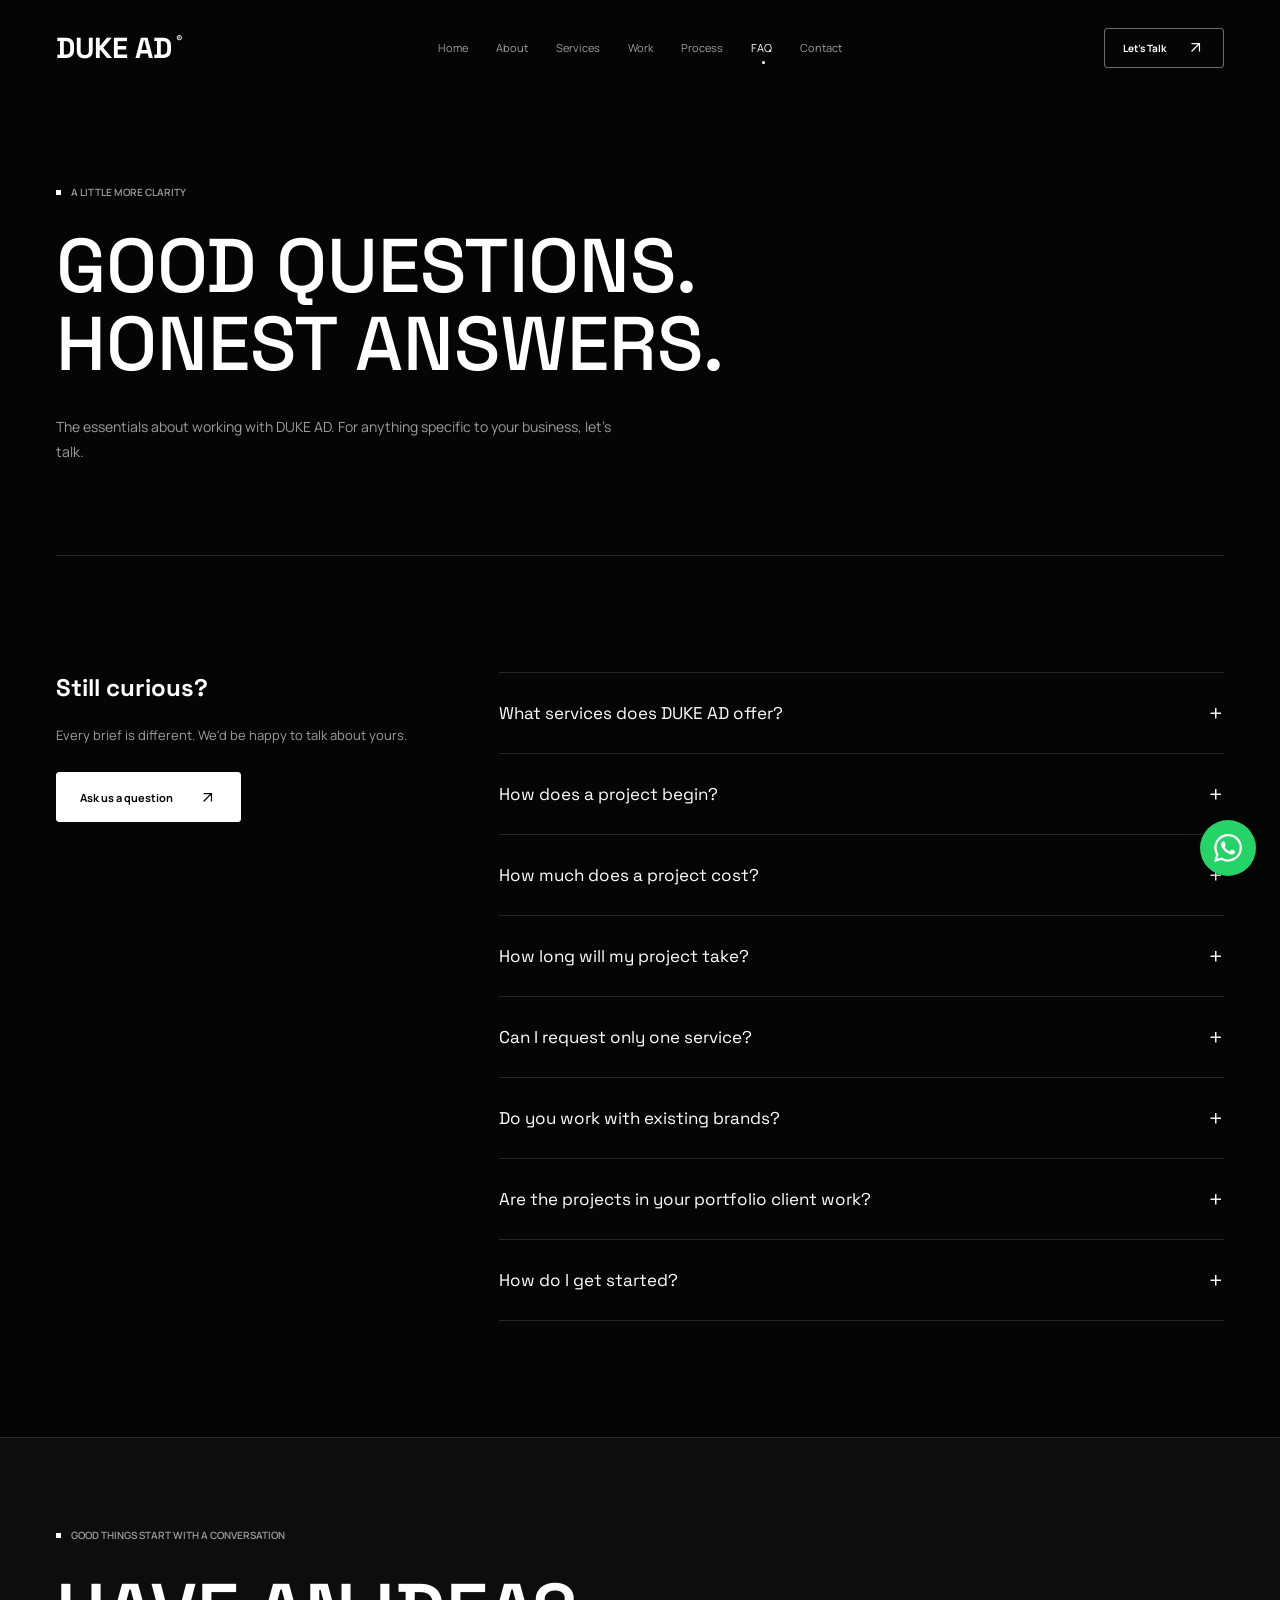
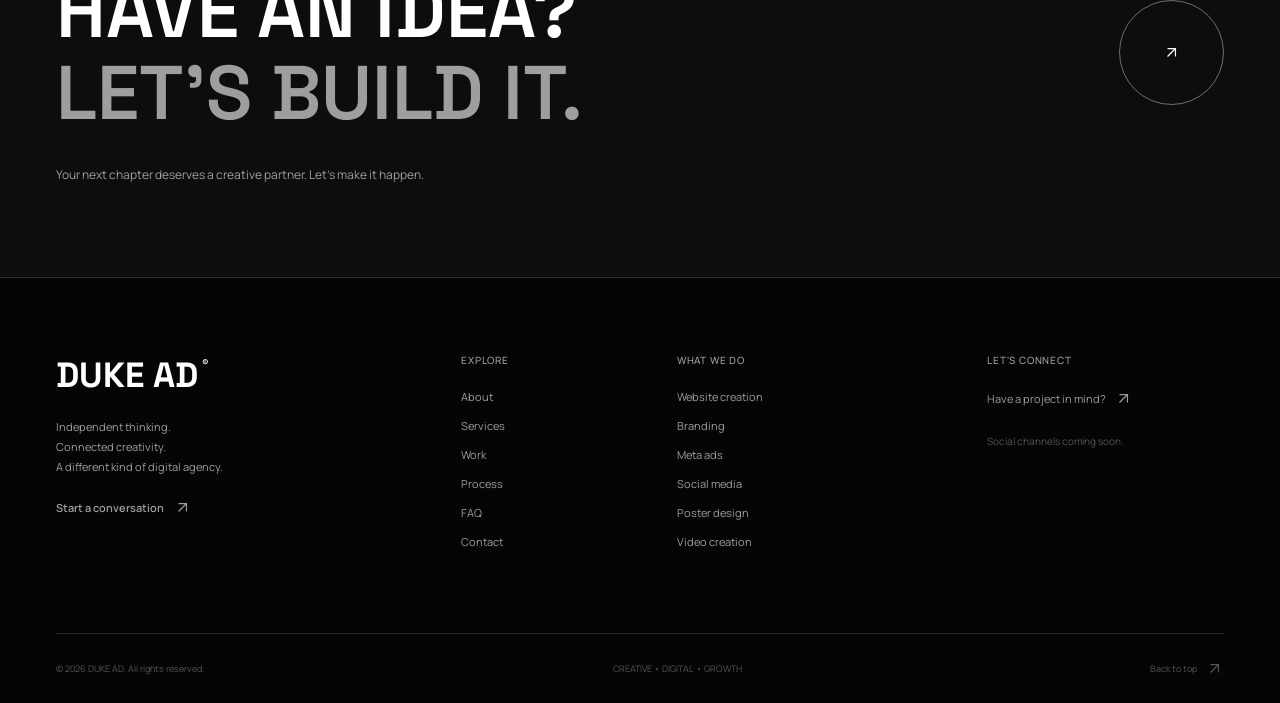
<file: faq.html>
<!doctype html>
<html lang="en">
<head>
  <meta charset="utf-8">
  <meta name="viewport" content="width=device-width, initial-scale=1">
  <meta name="theme-color" content="#050505">
  <meta name="description" content="DUKE AD — Creative digital solutions including website creation, branding, Meta advertising, social media, poster design and video creation.">
  <title>DUKE AD — Creative Digital Agency</title>
  <link rel="icon" href="assets/favicon.svg" type="image/svg+xml">
  <link rel="preconnect" href="https://fonts.googleapis.com">
  <link rel="preconnect" href="https://fonts.gstatic.com" crossorigin>
  <link href="https://fonts.googleapis.com/css2?family=Manrope:wght@400;500;600;700;800&family=Space+Grotesk:wght@400;500;600;700&display=swap" rel="stylesheet">
  <link rel="stylesheet" href="css/style.css">
  <link rel="stylesheet" href="css/animations.css">
  <link rel="stylesheet" href="css/responsive.css">
</head>
<body data-page="faq" data-prefix="">
  <div class="site-loader" aria-hidden="true"><span class="wordmark">DUKE AD<span class="brand-dot">®</span></span><span>CREATIVE DIGITAL AGENCY</span><div class="loader-line"></div></div>
  <a class="skip-link" href="#main">Skip to content</a>
  <header class="site-header"><div class="container nav-inner">
    <a href="index.html" aria-label="DUKE AD home"><span class="wordmark">DUKE AD<span class="brand-dot">®</span></span></a>
    <nav class="desktop-nav" aria-label="Main navigation"><a href="index.html" data-nav="home">Home</a><a href="about.html" data-nav="about">About</a><a href="services.html" data-nav="services">Services</a><a href="work.html" data-nav="work">Work</a><a href="process.html" data-nav="process">Process</a><a href="faq.html" data-nav="faq">FAQ</a><a href="contact.html" data-nav="contact">Contact</a></nav>
    <div class="nav-controls"><a class="agency-button agency-button-outline nav-cta" href="contact.html">Let's Talk <span class="arrow-plain" aria-hidden="true"><svg viewBox="0 0 24 24" fill="none" stroke="currentColor" stroke-width="1.5"><path d="M7 17 17 7M7 7h10v10"/></svg></span></a><button class="menu-toggle" aria-label="Open navigation" aria-expanded="false" aria-controls="mobile-navigation"><span></span><span></span><span></span></button></div>
  </div></header>
  <nav id="mobile-navigation" class="mobile-navigation" aria-label="Mobile navigation" inert><a href="index.html"><span>01</span>Home <span class="arrow-plain"><svg viewBox="0 0 24 24" width="19" height="19" fill="none" stroke="currentColor" stroke-width="1.5" aria-hidden="true"><path d="M7 17 17 7M7 7h10v10"/></svg></span></a><a href="about.html"><span>02</span>About <span class="arrow-plain"><svg viewBox="0 0 24 24" width="19" height="19" fill="none" stroke="currentColor" stroke-width="1.5" aria-hidden="true"><path d="M7 17 17 7M7 7h10v10"/></svg></span></a><a href="services.html"><span>03</span>Services <span class="arrow-plain"><svg viewBox="0 0 24 24" width="19" height="19" fill="none" stroke="currentColor" stroke-width="1.5" aria-hidden="true"><path d="M7 17 17 7M7 7h10v10"/></svg></span></a><a href="work.html"><span>04</span>Work <span class="arrow-plain"><svg viewBox="0 0 24 24" width="19" height="19" fill="none" stroke="currentColor" stroke-width="1.5" aria-hidden="true"><path d="M7 17 17 7M7 7h10v10"/></svg></span></a><a href="process.html"><span>05</span>Process <span class="arrow-plain"><svg viewBox="0 0 24 24" width="19" height="19" fill="none" stroke="currentColor" stroke-width="1.5" aria-hidden="true"><path d="M7 17 17 7M7 7h10v10"/></svg></span></a><a href="faq.html"><span>06</span>FAQ <span class="arrow-plain"><svg viewBox="0 0 24 24" width="19" height="19" fill="none" stroke="currentColor" stroke-width="1.5" aria-hidden="true"><path d="M7 17 17 7M7 7h10v10"/></svg></span></a><a href="contact.html"><span>07</span>Contact <span class="arrow-plain"><svg viewBox="0 0 24 24" width="19" height="19" fill="none" stroke="currentColor" stroke-width="1.5" aria-hidden="true"><path d="M7 17 17 7M7 7h10v10"/></svg></span></a><a class="agency-button agency-button-primary" href="contact.html">Let's Talk <span class="arrow-plain"><svg viewBox="0 0 24 24" width="19" height="19" fill="none" stroke="currentColor" stroke-width="1.5" aria-hidden="true"><path d="M7 17 17 7M7 7h10v10"/></svg></span></a></nav>
  <main id="main"></main>
  <footer class="site-footer"><div class="container"><div class="footer-grid"><div class="footer-brand"><a href="index.html"><span class="wordmark">DUKE AD<span class="brand-dot">®</span></span></a><p>Independent thinking.<br>Connected creativity.<br>A different kind of digital agency.</p><a class="text-link" href="contact.html">Start a conversation <span class="arrow-plain"><svg viewBox="0 0 24 24" width="19" height="19" fill="none" stroke="currentColor" stroke-width="1.5" aria-hidden="true"><path d="M7 17 17 7M7 7h10v10"/></svg></span></a></div><div><h4>EXPLORE</h4><a href="about.html">About</a><a href="services.html">Services</a><a href="work.html">Work</a><a href="process.html">Process</a><a href="faq.html">FAQ</a><a href="contact.html">Contact</a></div><div><h4>WHAT WE DO</h4><a href="services/website.html">Website creation</a><a href="services/branding.html">Branding</a><a href="services/meta-ads.html">Meta ads</a><a href="services/social-media.html">Social media</a><a href="services/poster-design.html">Poster design</a><a href="services/video-creation.html">Video creation</a></div><div><h4>LET'S CONNECT</h4><a href="contact.html">Have a project in mind? <span class="arrow-plain"><svg viewBox="0 0 24 24" width="19" height="19" fill="none" stroke="currentColor" stroke-width="1.5" aria-hidden="true"><path d="M7 17 17 7M7 7h10v10"/></svg></span></a><p class="footer-note">Social channels coming soon.</p></div></div><div class="footer-bottom"><span>© <span id="year"></span> DUKE AD. All rights reserved.</span><span>CREATIVE • DIGITAL • GROWTH</span><a href="#main">Back to top <span class="arrow-plain"><svg viewBox="0 0 24 24" width="19" height="19" fill="none" stroke="currentColor" stroke-width="1.5" aria-hidden="true"><path d="M7 17 17 7M7 7h10v10"/></svg></span></a></div></div></footer>
  <script src="js/script.js" defer></script>
</body></html>
</file>
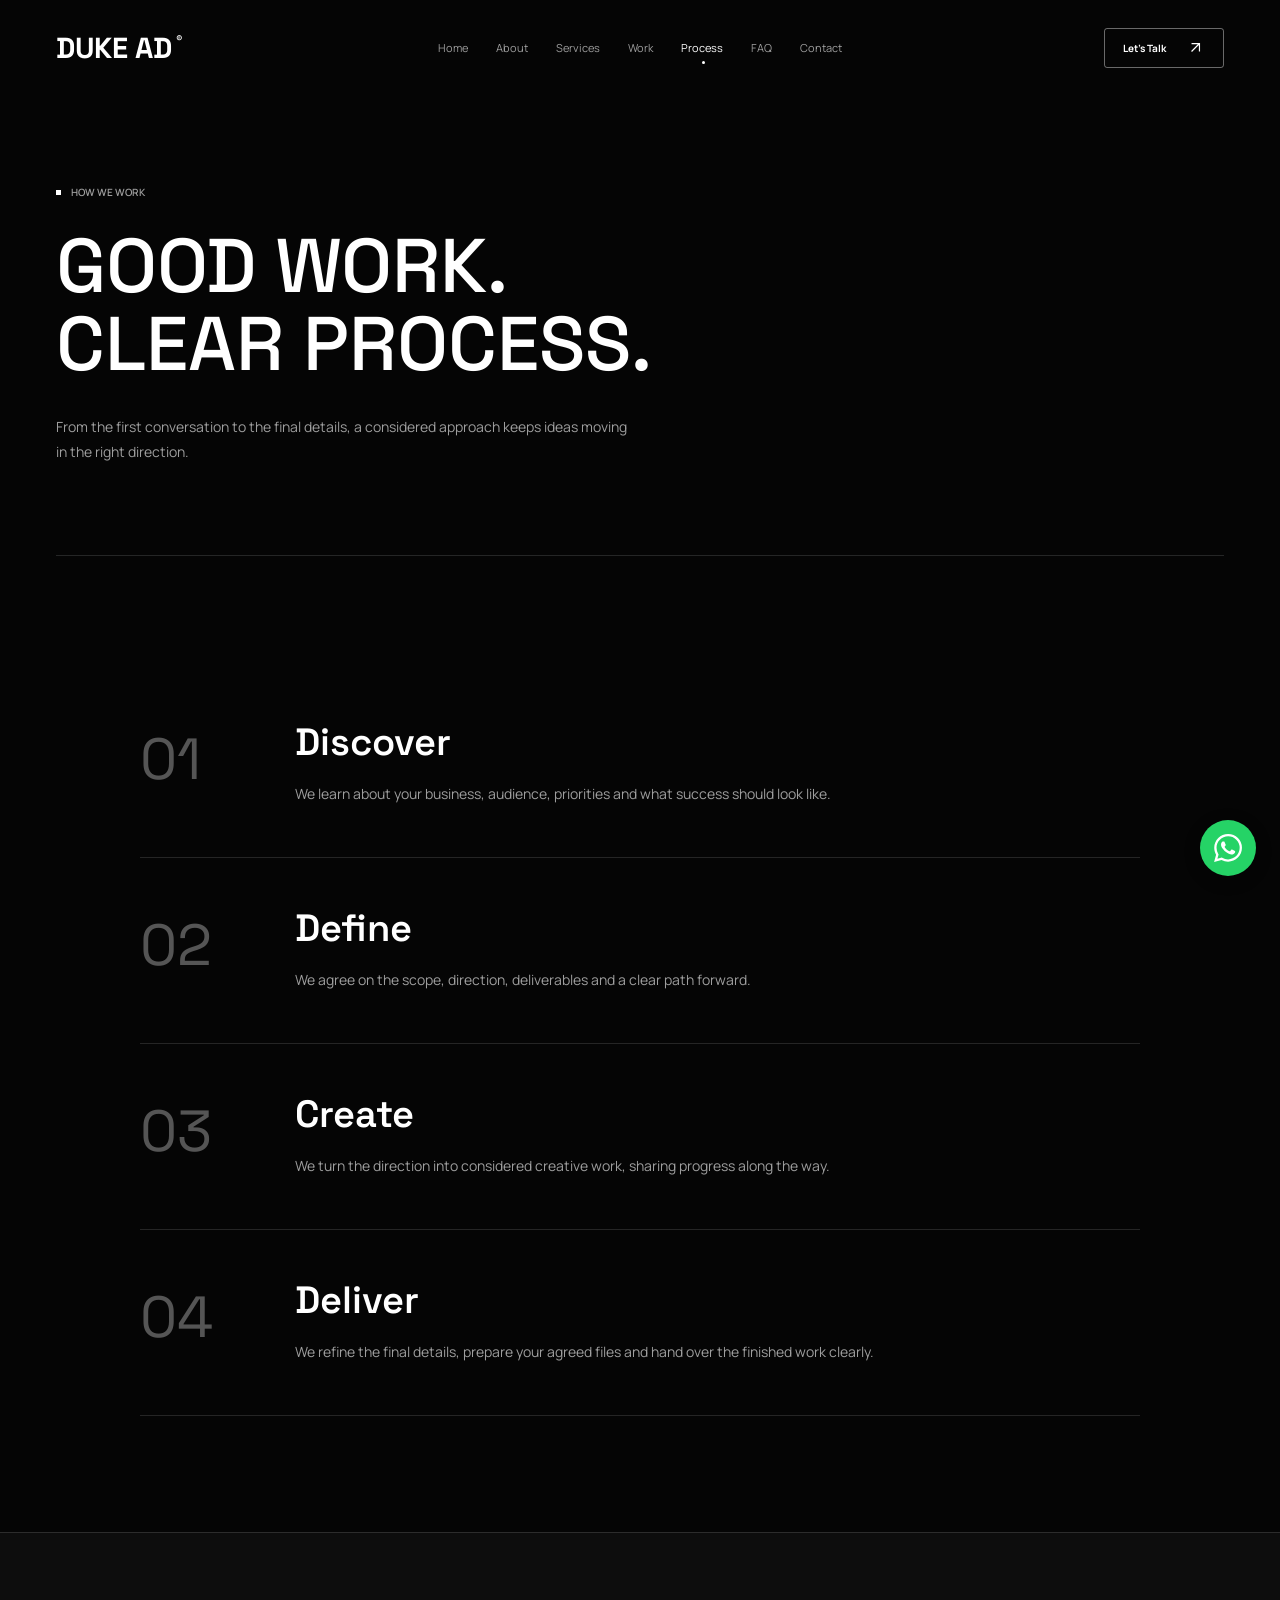
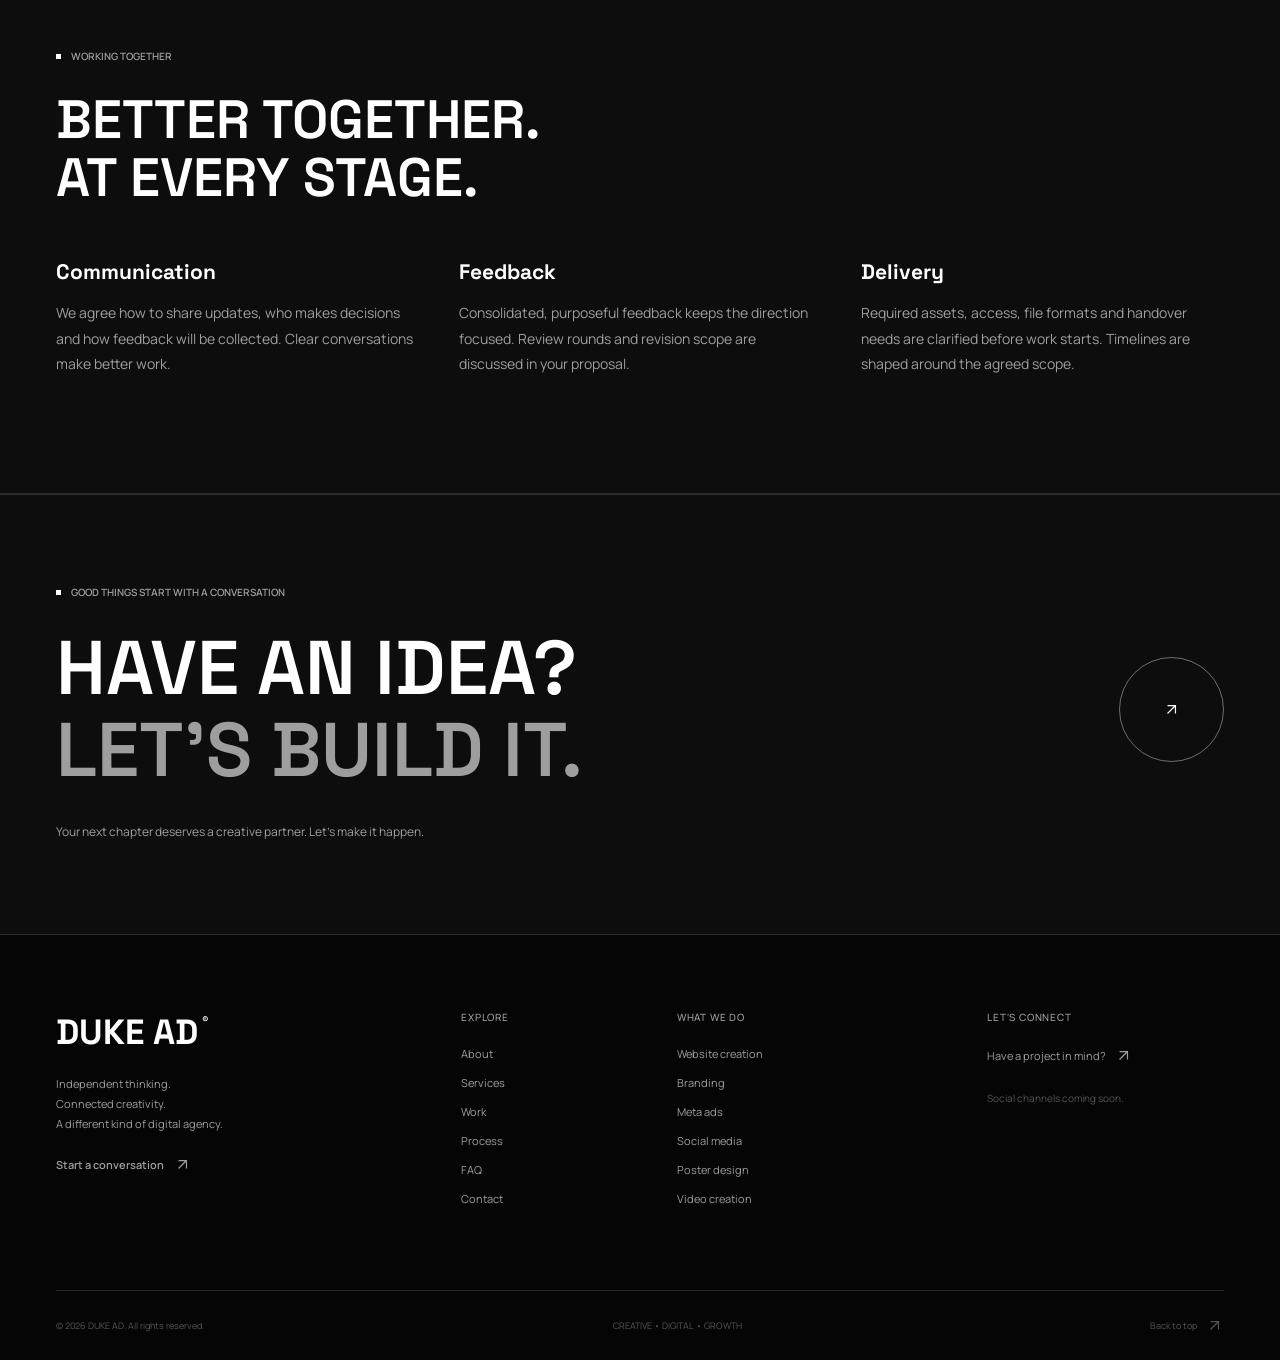
<file: process.html>
<!doctype html>
<html lang="en">
<head>
  <meta charset="utf-8">
  <meta name="viewport" content="width=device-width, initial-scale=1">
  <meta name="theme-color" content="#050505">
  <meta name="description" content="DUKE AD — Creative digital solutions including website creation, branding, Meta advertising, social media, poster design and video creation.">
  <title>DUKE AD — Creative Digital Agency</title>
  <link rel="icon" href="assets/favicon.svg" type="image/svg+xml">
  <link rel="preconnect" href="https://fonts.googleapis.com">
  <link rel="preconnect" href="https://fonts.gstatic.com" crossorigin>
  <link href="https://fonts.googleapis.com/css2?family=Manrope:wght@400;500;600;700;800&family=Space+Grotesk:wght@400;500;600;700&display=swap" rel="stylesheet">
  <link rel="stylesheet" href="css/style.css">
  <link rel="stylesheet" href="css/animations.css">
  <link rel="stylesheet" href="css/responsive.css">
</head>
<body data-page="process" data-prefix="">
  <div class="site-loader" aria-hidden="true"><span class="wordmark">DUKE AD<span class="brand-dot">®</span></span><span>CREATIVE DIGITAL AGENCY</span><div class="loader-line"></div></div>
  <a class="skip-link" href="#main">Skip to content</a>
  <header class="site-header"><div class="container nav-inner">
    <a href="index.html" aria-label="DUKE AD home"><span class="wordmark">DUKE AD<span class="brand-dot">®</span></span></a>
    <nav class="desktop-nav" aria-label="Main navigation"><a href="index.html" data-nav="home">Home</a><a href="about.html" data-nav="about">About</a><a href="services.html" data-nav="services">Services</a><a href="work.html" data-nav="work">Work</a><a href="process.html" data-nav="process">Process</a><a href="faq.html" data-nav="faq">FAQ</a><a href="contact.html" data-nav="contact">Contact</a></nav>
    <div class="nav-controls"><a class="agency-button agency-button-outline nav-cta" href="contact.html">Let's Talk <span class="arrow-plain" aria-hidden="true"><svg viewBox="0 0 24 24" fill="none" stroke="currentColor" stroke-width="1.5"><path d="M7 17 17 7M7 7h10v10"/></svg></span></a><button class="menu-toggle" aria-label="Open navigation" aria-expanded="false" aria-controls="mobile-navigation"><span></span><span></span><span></span></button></div>
  </div></header>
  <nav id="mobile-navigation" class="mobile-navigation" aria-label="Mobile navigation" inert><a href="index.html"><span>01</span>Home <span class="arrow-plain"><svg viewBox="0 0 24 24" width="19" height="19" fill="none" stroke="currentColor" stroke-width="1.5" aria-hidden="true"><path d="M7 17 17 7M7 7h10v10"/></svg></span></a><a href="about.html"><span>02</span>About <span class="arrow-plain"><svg viewBox="0 0 24 24" width="19" height="19" fill="none" stroke="currentColor" stroke-width="1.5" aria-hidden="true"><path d="M7 17 17 7M7 7h10v10"/></svg></span></a><a href="services.html"><span>03</span>Services <span class="arrow-plain"><svg viewBox="0 0 24 24" width="19" height="19" fill="none" stroke="currentColor" stroke-width="1.5" aria-hidden="true"><path d="M7 17 17 7M7 7h10v10"/></svg></span></a><a href="work.html"><span>04</span>Work <span class="arrow-plain"><svg viewBox="0 0 24 24" width="19" height="19" fill="none" stroke="currentColor" stroke-width="1.5" aria-hidden="true"><path d="M7 17 17 7M7 7h10v10"/></svg></span></a><a href="process.html"><span>05</span>Process <span class="arrow-plain"><svg viewBox="0 0 24 24" width="19" height="19" fill="none" stroke="currentColor" stroke-width="1.5" aria-hidden="true"><path d="M7 17 17 7M7 7h10v10"/></svg></span></a><a href="faq.html"><span>06</span>FAQ <span class="arrow-plain"><svg viewBox="0 0 24 24" width="19" height="19" fill="none" stroke="currentColor" stroke-width="1.5" aria-hidden="true"><path d="M7 17 17 7M7 7h10v10"/></svg></span></a><a href="contact.html"><span>07</span>Contact <span class="arrow-plain"><svg viewBox="0 0 24 24" width="19" height="19" fill="none" stroke="currentColor" stroke-width="1.5" aria-hidden="true"><path d="M7 17 17 7M7 7h10v10"/></svg></span></a><a class="agency-button agency-button-primary" href="contact.html">Let's Talk <span class="arrow-plain"><svg viewBox="0 0 24 24" width="19" height="19" fill="none" stroke="currentColor" stroke-width="1.5" aria-hidden="true"><path d="M7 17 17 7M7 7h10v10"/></svg></span></a></nav>
  <main id="main"></main>
  <footer class="site-footer"><div class="container"><div class="footer-grid"><div class="footer-brand"><a href="index.html"><span class="wordmark">DUKE AD<span class="brand-dot">®</span></span></a><p>Independent thinking.<br>Connected creativity.<br>A different kind of digital agency.</p><a class="text-link" href="contact.html">Start a conversation <span class="arrow-plain"><svg viewBox="0 0 24 24" width="19" height="19" fill="none" stroke="currentColor" stroke-width="1.5" aria-hidden="true"><path d="M7 17 17 7M7 7h10v10"/></svg></span></a></div><div><h4>EXPLORE</h4><a href="about.html">About</a><a href="services.html">Services</a><a href="work.html">Work</a><a href="process.html">Process</a><a href="faq.html">FAQ</a><a href="contact.html">Contact</a></div><div><h4>WHAT WE DO</h4><a href="services/website.html">Website creation</a><a href="services/branding.html">Branding</a><a href="services/meta-ads.html">Meta ads</a><a href="services/social-media.html">Social media</a><a href="services/poster-design.html">Poster design</a><a href="services/video-creation.html">Video creation</a></div><div><h4>LET'S CONNECT</h4><a href="contact.html">Have a project in mind? <span class="arrow-plain"><svg viewBox="0 0 24 24" width="19" height="19" fill="none" stroke="currentColor" stroke-width="1.5" aria-hidden="true"><path d="M7 17 17 7M7 7h10v10"/></svg></span></a><p class="footer-note">Social channels coming soon.</p></div></div><div class="footer-bottom"><span>© <span id="year"></span> DUKE AD. All rights reserved.</span><span>CREATIVE • DIGITAL • GROWTH</span><a href="#main">Back to top <span class="arrow-plain"><svg viewBox="0 0 24 24" width="19" height="19" fill="none" stroke="currentColor" stroke-width="1.5" aria-hidden="true"><path d="M7 17 17 7M7 7h10v10"/></svg></span></a></div></div></footer>
  <script src="js/script.js" defer></script>
</body></html>
</file>
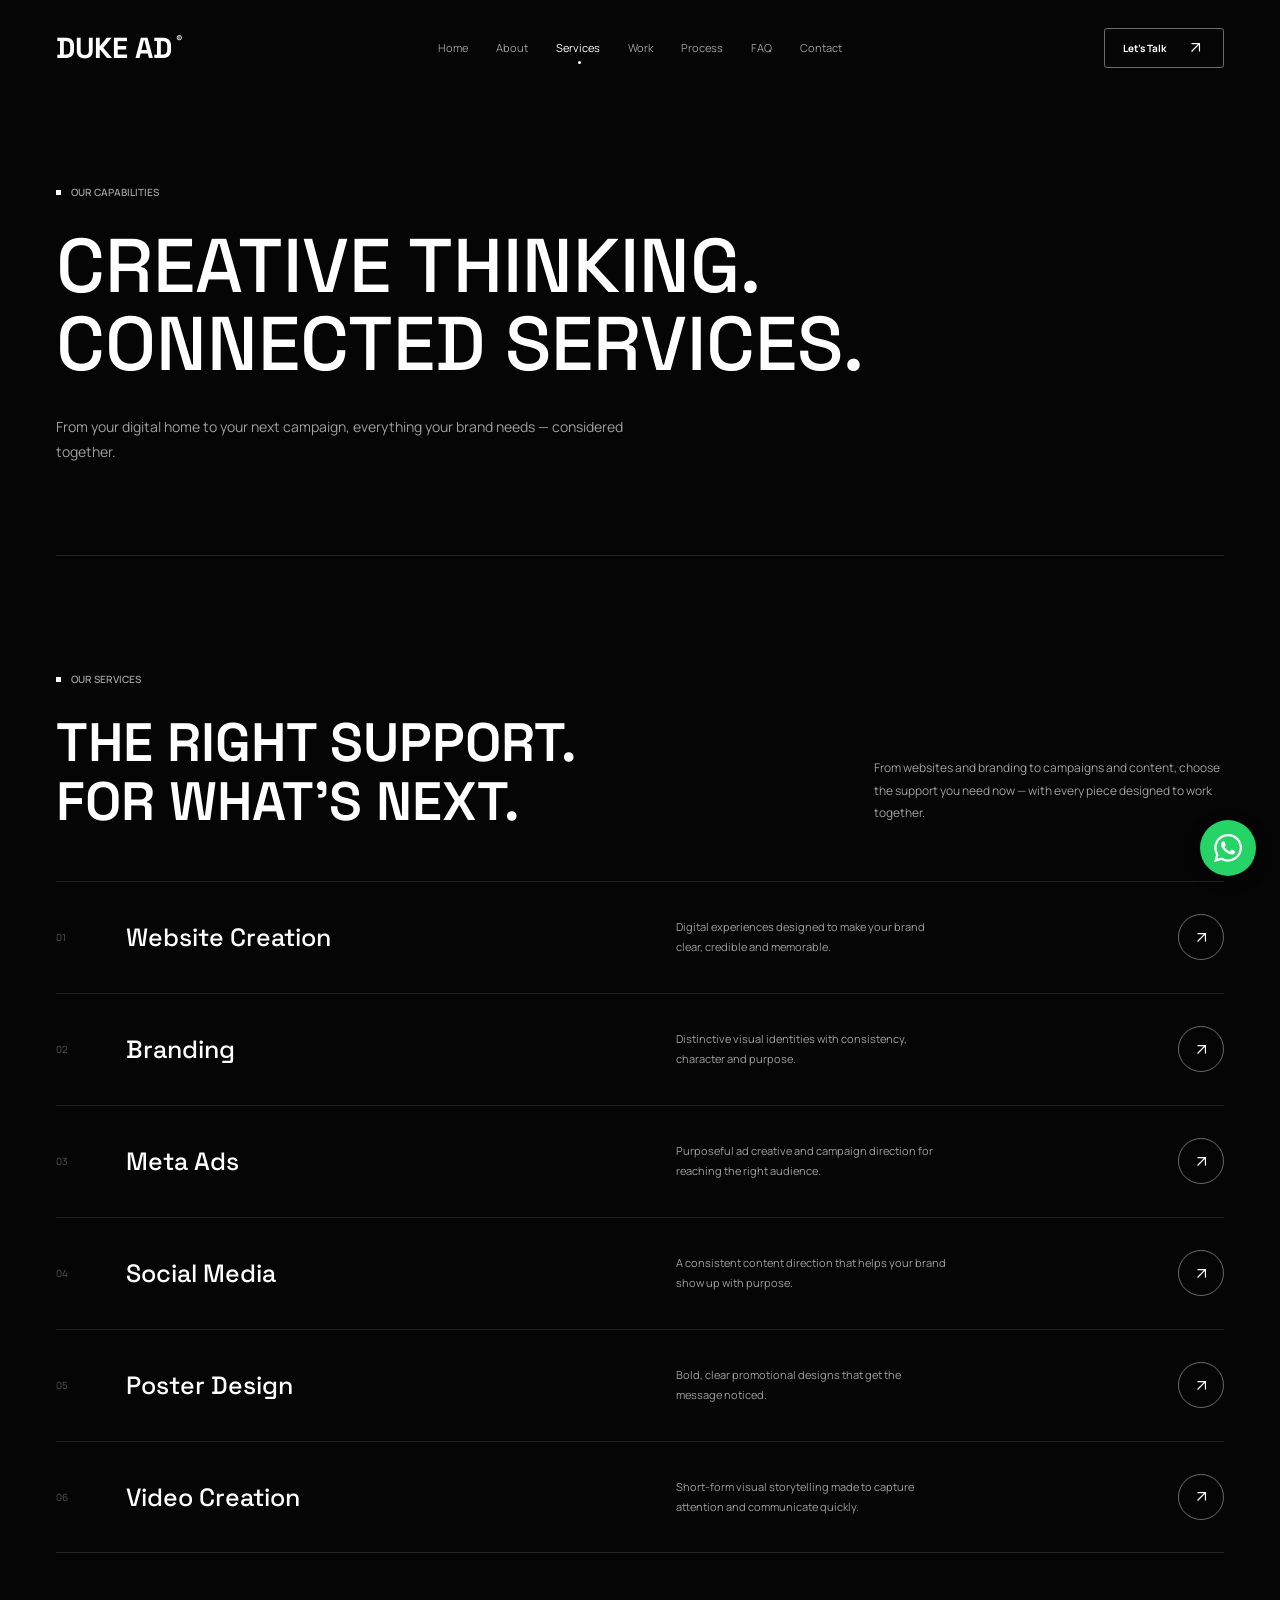
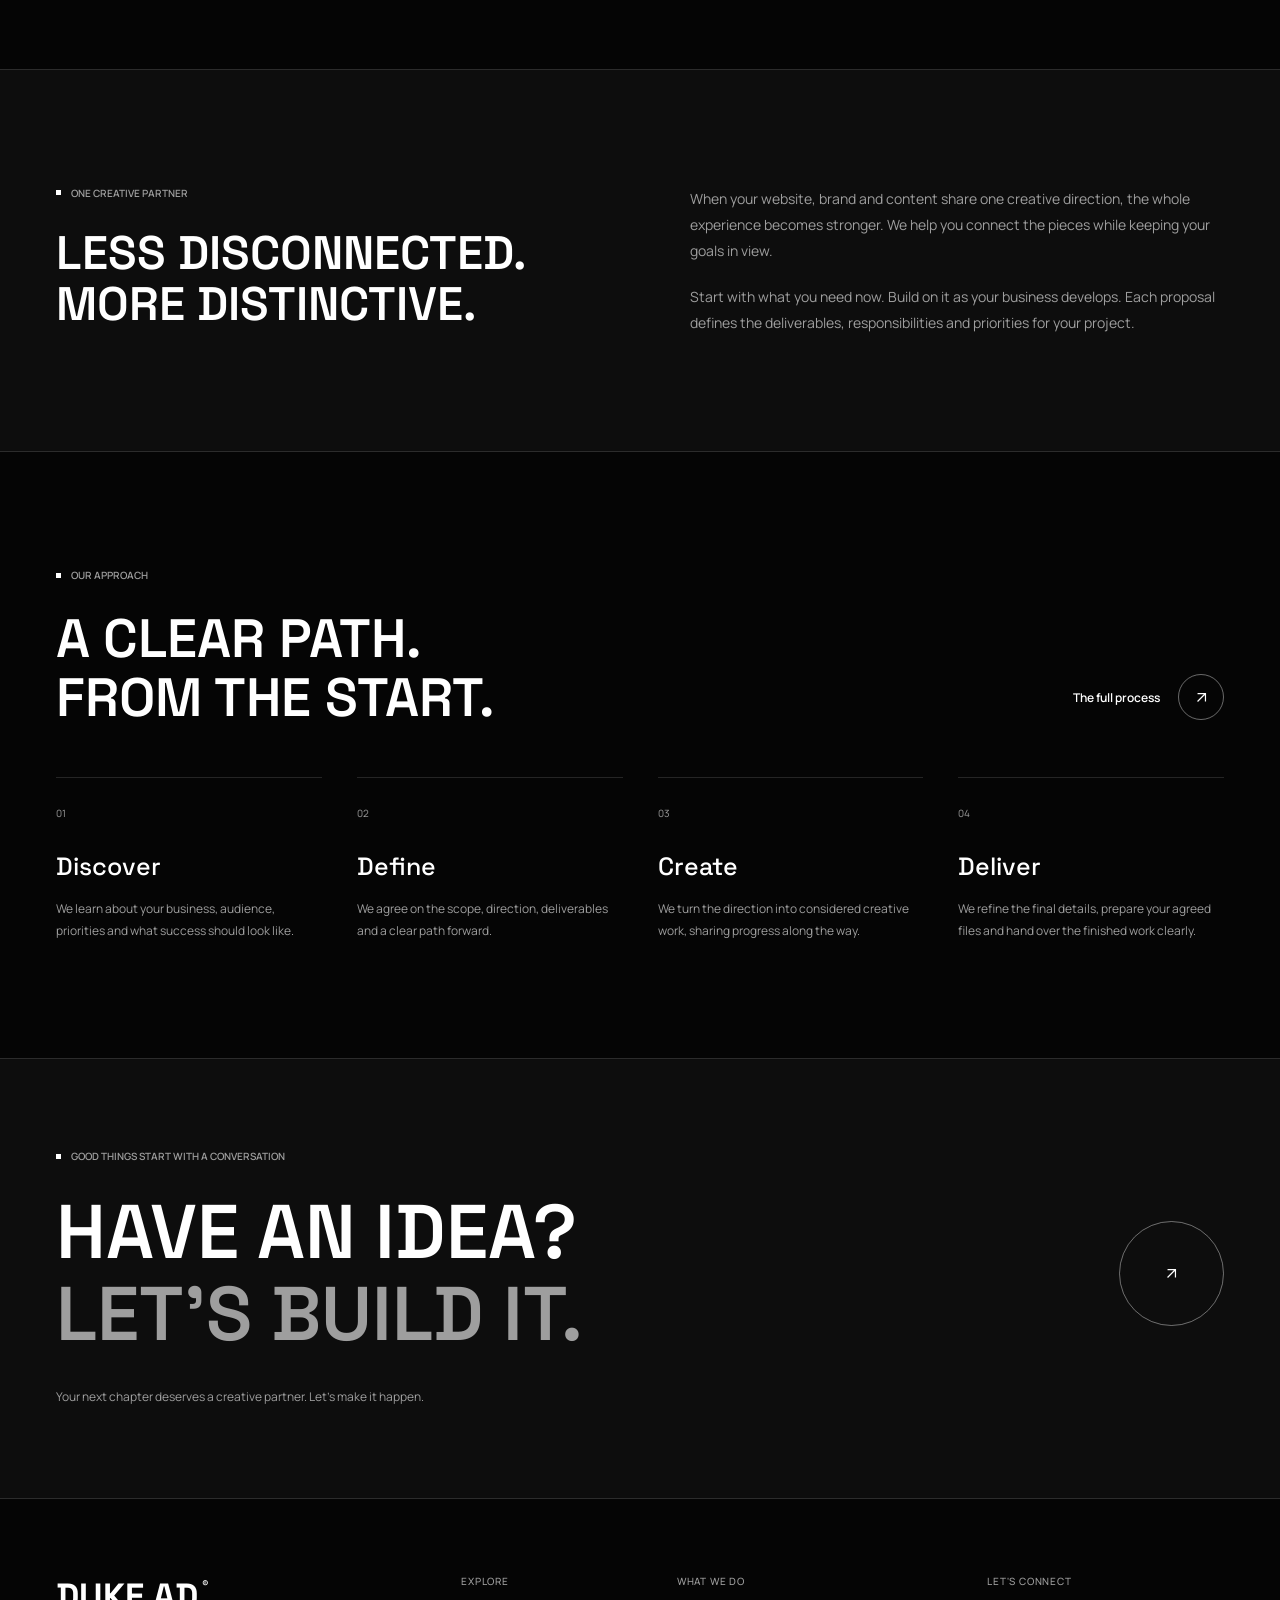
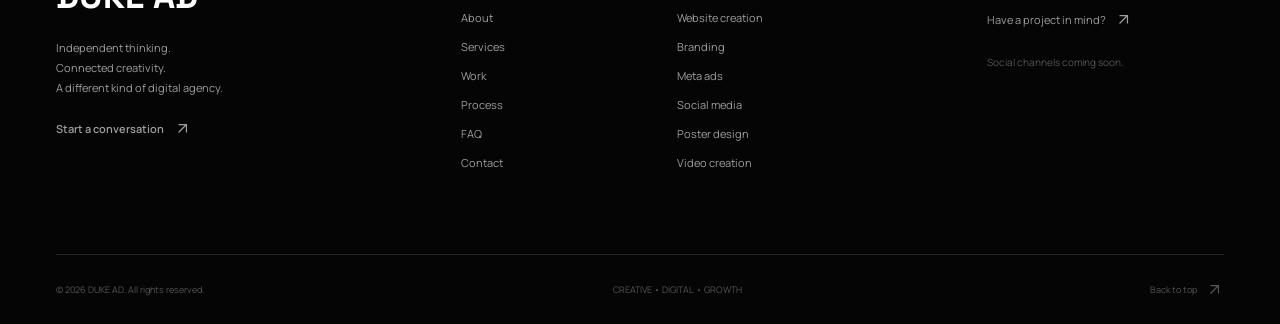
<file: services.html>
<!doctype html>
<html lang="en">
<head>
  <meta charset="utf-8">
  <meta name="viewport" content="width=device-width, initial-scale=1">
  <meta name="theme-color" content="#050505">
  <meta name="description" content="DUKE AD — Creative digital solutions including website creation, branding, Meta advertising, social media, poster design and video creation.">
  <title>DUKE AD — Creative Digital Agency</title>
  <link rel="icon" href="assets/favicon.svg" type="image/svg+xml">
  <link rel="preconnect" href="https://fonts.googleapis.com">
  <link rel="preconnect" href="https://fonts.gstatic.com" crossorigin>
  <link href="https://fonts.googleapis.com/css2?family=Manrope:wght@400;500;600;700;800&family=Space+Grotesk:wght@400;500;600;700&display=swap" rel="stylesheet">
  <link rel="stylesheet" href="css/style.css">
  <link rel="stylesheet" href="css/animations.css">
  <link rel="stylesheet" href="css/responsive.css">
</head>
<body data-page="services" data-prefix="">
  <div class="site-loader" aria-hidden="true"><span class="wordmark">DUKE AD<span class="brand-dot">®</span></span><span>CREATIVE DIGITAL AGENCY</span><div class="loader-line"></div></div>
  <a class="skip-link" href="#main">Skip to content</a>
  <header class="site-header"><div class="container nav-inner">
    <a href="index.html" aria-label="DUKE AD home"><span class="wordmark">DUKE AD<span class="brand-dot">®</span></span></a>
    <nav class="desktop-nav" aria-label="Main navigation"><a href="index.html" data-nav="home">Home</a><a href="about.html" data-nav="about">About</a><a href="services.html" data-nav="services">Services</a><a href="work.html" data-nav="work">Work</a><a href="process.html" data-nav="process">Process</a><a href="faq.html" data-nav="faq">FAQ</a><a href="contact.html" data-nav="contact">Contact</a></nav>
    <div class="nav-controls"><a class="agency-button agency-button-outline nav-cta" href="contact.html">Let's Talk <span class="arrow-plain" aria-hidden="true"><svg viewBox="0 0 24 24" fill="none" stroke="currentColor" stroke-width="1.5"><path d="M7 17 17 7M7 7h10v10"/></svg></span></a><button class="menu-toggle" aria-label="Open navigation" aria-expanded="false" aria-controls="mobile-navigation"><span></span><span></span><span></span></button></div>
  </div></header>
  <nav id="mobile-navigation" class="mobile-navigation" aria-label="Mobile navigation" inert><a href="index.html"><span>01</span>Home <span class="arrow-plain"><svg viewBox="0 0 24 24" width="19" height="19" fill="none" stroke="currentColor" stroke-width="1.5" aria-hidden="true"><path d="M7 17 17 7M7 7h10v10"/></svg></span></a><a href="about.html"><span>02</span>About <span class="arrow-plain"><svg viewBox="0 0 24 24" width="19" height="19" fill="none" stroke="currentColor" stroke-width="1.5" aria-hidden="true"><path d="M7 17 17 7M7 7h10v10"/></svg></span></a><a href="services.html"><span>03</span>Services <span class="arrow-plain"><svg viewBox="0 0 24 24" width="19" height="19" fill="none" stroke="currentColor" stroke-width="1.5" aria-hidden="true"><path d="M7 17 17 7M7 7h10v10"/></svg></span></a><a href="work.html"><span>04</span>Work <span class="arrow-plain"><svg viewBox="0 0 24 24" width="19" height="19" fill="none" stroke="currentColor" stroke-width="1.5" aria-hidden="true"><path d="M7 17 17 7M7 7h10v10"/></svg></span></a><a href="process.html"><span>05</span>Process <span class="arrow-plain"><svg viewBox="0 0 24 24" width="19" height="19" fill="none" stroke="currentColor" stroke-width="1.5" aria-hidden="true"><path d="M7 17 17 7M7 7h10v10"/></svg></span></a><a href="faq.html"><span>06</span>FAQ <span class="arrow-plain"><svg viewBox="0 0 24 24" width="19" height="19" fill="none" stroke="currentColor" stroke-width="1.5" aria-hidden="true"><path d="M7 17 17 7M7 7h10v10"/></svg></span></a><a href="contact.html"><span>07</span>Contact <span class="arrow-plain"><svg viewBox="0 0 24 24" width="19" height="19" fill="none" stroke="currentColor" stroke-width="1.5" aria-hidden="true"><path d="M7 17 17 7M7 7h10v10"/></svg></span></a><a class="agency-button agency-button-primary" href="contact.html">Let's Talk <span class="arrow-plain"><svg viewBox="0 0 24 24" width="19" height="19" fill="none" stroke="currentColor" stroke-width="1.5" aria-hidden="true"><path d="M7 17 17 7M7 7h10v10"/></svg></span></a></nav>
  <main id="main"></main>
  <footer class="site-footer"><div class="container"><div class="footer-grid"><div class="footer-brand"><a href="index.html"><span class="wordmark">DUKE AD<span class="brand-dot">®</span></span></a><p>Independent thinking.<br>Connected creativity.<br>A different kind of digital agency.</p><a class="text-link" href="contact.html">Start a conversation <span class="arrow-plain"><svg viewBox="0 0 24 24" width="19" height="19" fill="none" stroke="currentColor" stroke-width="1.5" aria-hidden="true"><path d="M7 17 17 7M7 7h10v10"/></svg></span></a></div><div><h4>EXPLORE</h4><a href="about.html">About</a><a href="services.html">Services</a><a href="work.html">Work</a><a href="process.html">Process</a><a href="faq.html">FAQ</a><a href="contact.html">Contact</a></div><div><h4>WHAT WE DO</h4><a href="services/website.html">Website creation</a><a href="services/branding.html">Branding</a><a href="services/meta-ads.html">Meta ads</a><a href="services/social-media.html">Social media</a><a href="services/poster-design.html">Poster design</a><a href="services/video-creation.html">Video creation</a></div><div><h4>LET'S CONNECT</h4><a href="contact.html">Have a project in mind? <span class="arrow-plain"><svg viewBox="0 0 24 24" width="19" height="19" fill="none" stroke="currentColor" stroke-width="1.5" aria-hidden="true"><path d="M7 17 17 7M7 7h10v10"/></svg></span></a><p class="footer-note">Social channels coming soon.</p></div></div><div class="footer-bottom"><span>© <span id="year"></span> DUKE AD. All rights reserved.</span><span>CREATIVE • DIGITAL • GROWTH</span><a href="#main">Back to top <span class="arrow-plain"><svg viewBox="0 0 24 24" width="19" height="19" fill="none" stroke="currentColor" stroke-width="1.5" aria-hidden="true"><path d="M7 17 17 7M7 7h10v10"/></svg></span></a></div></div></footer>
  <script src="js/script.js" defer></script>
</body></html>
</file>
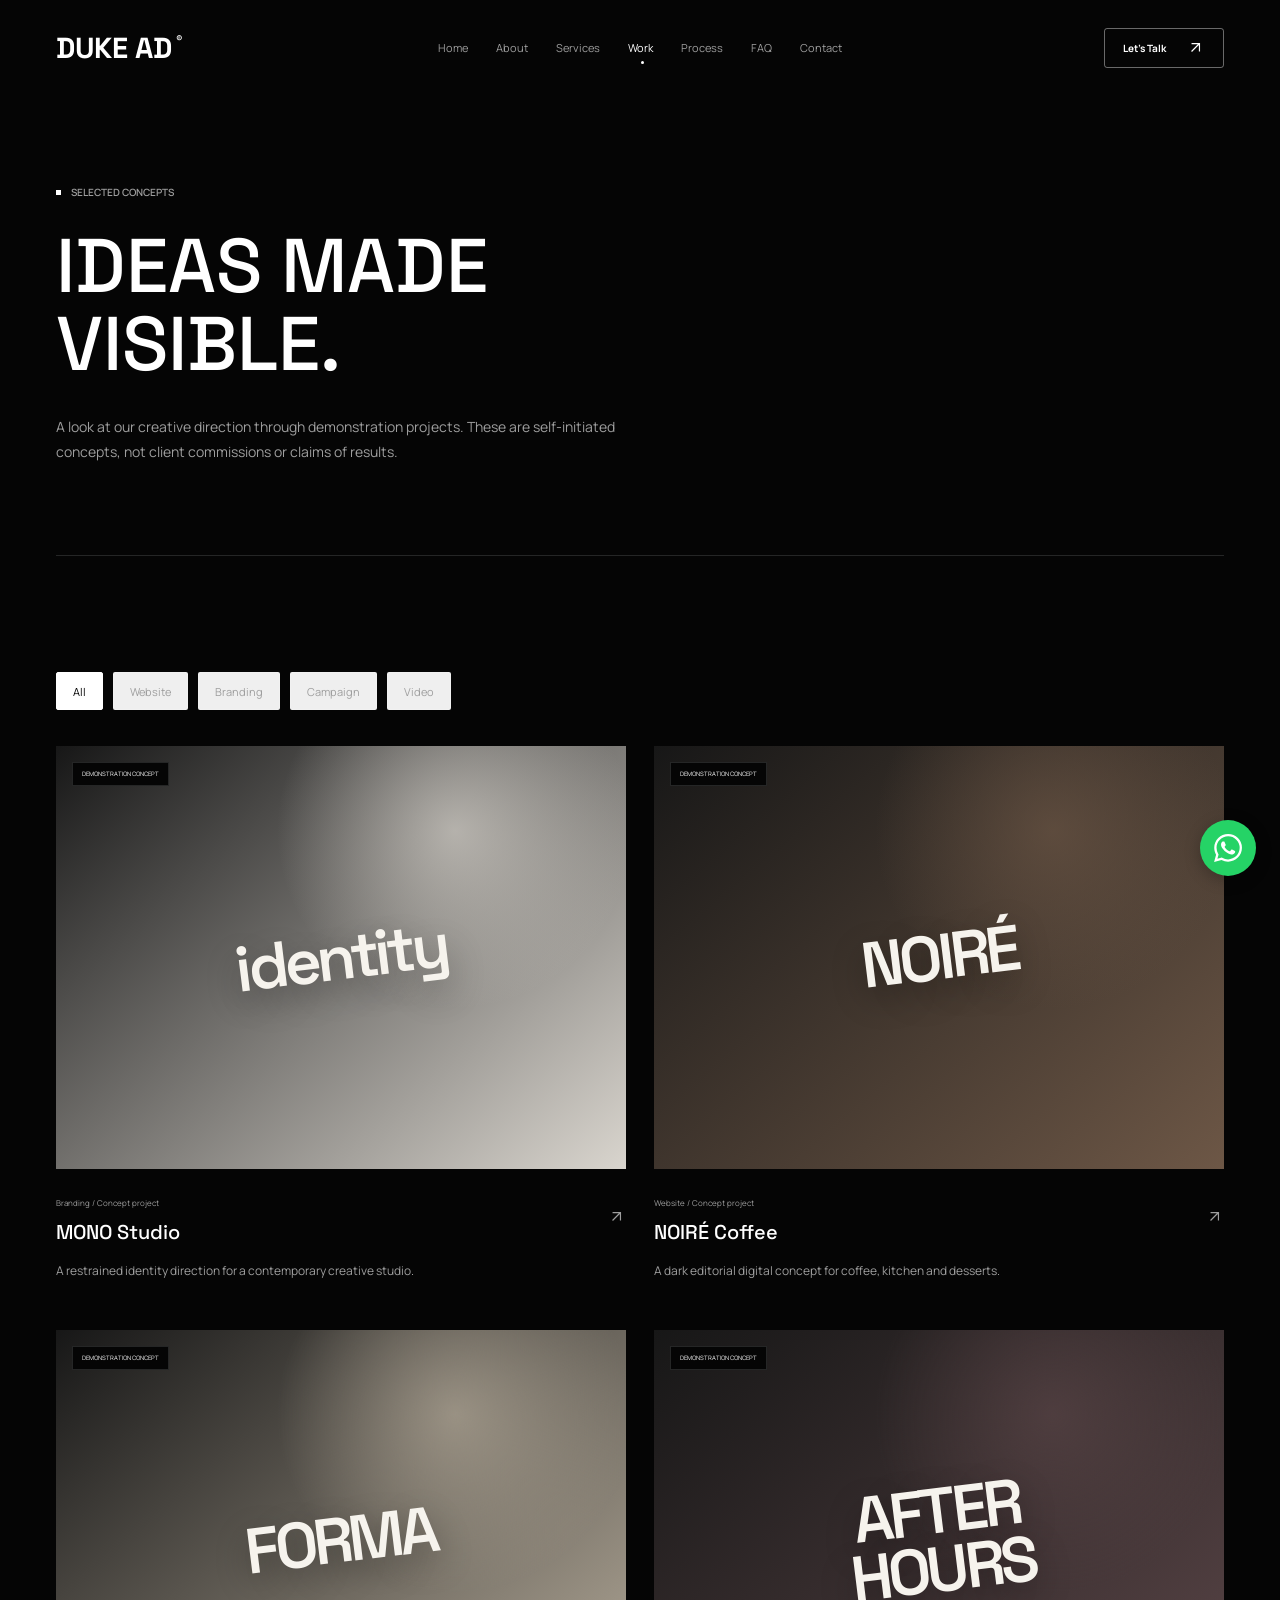
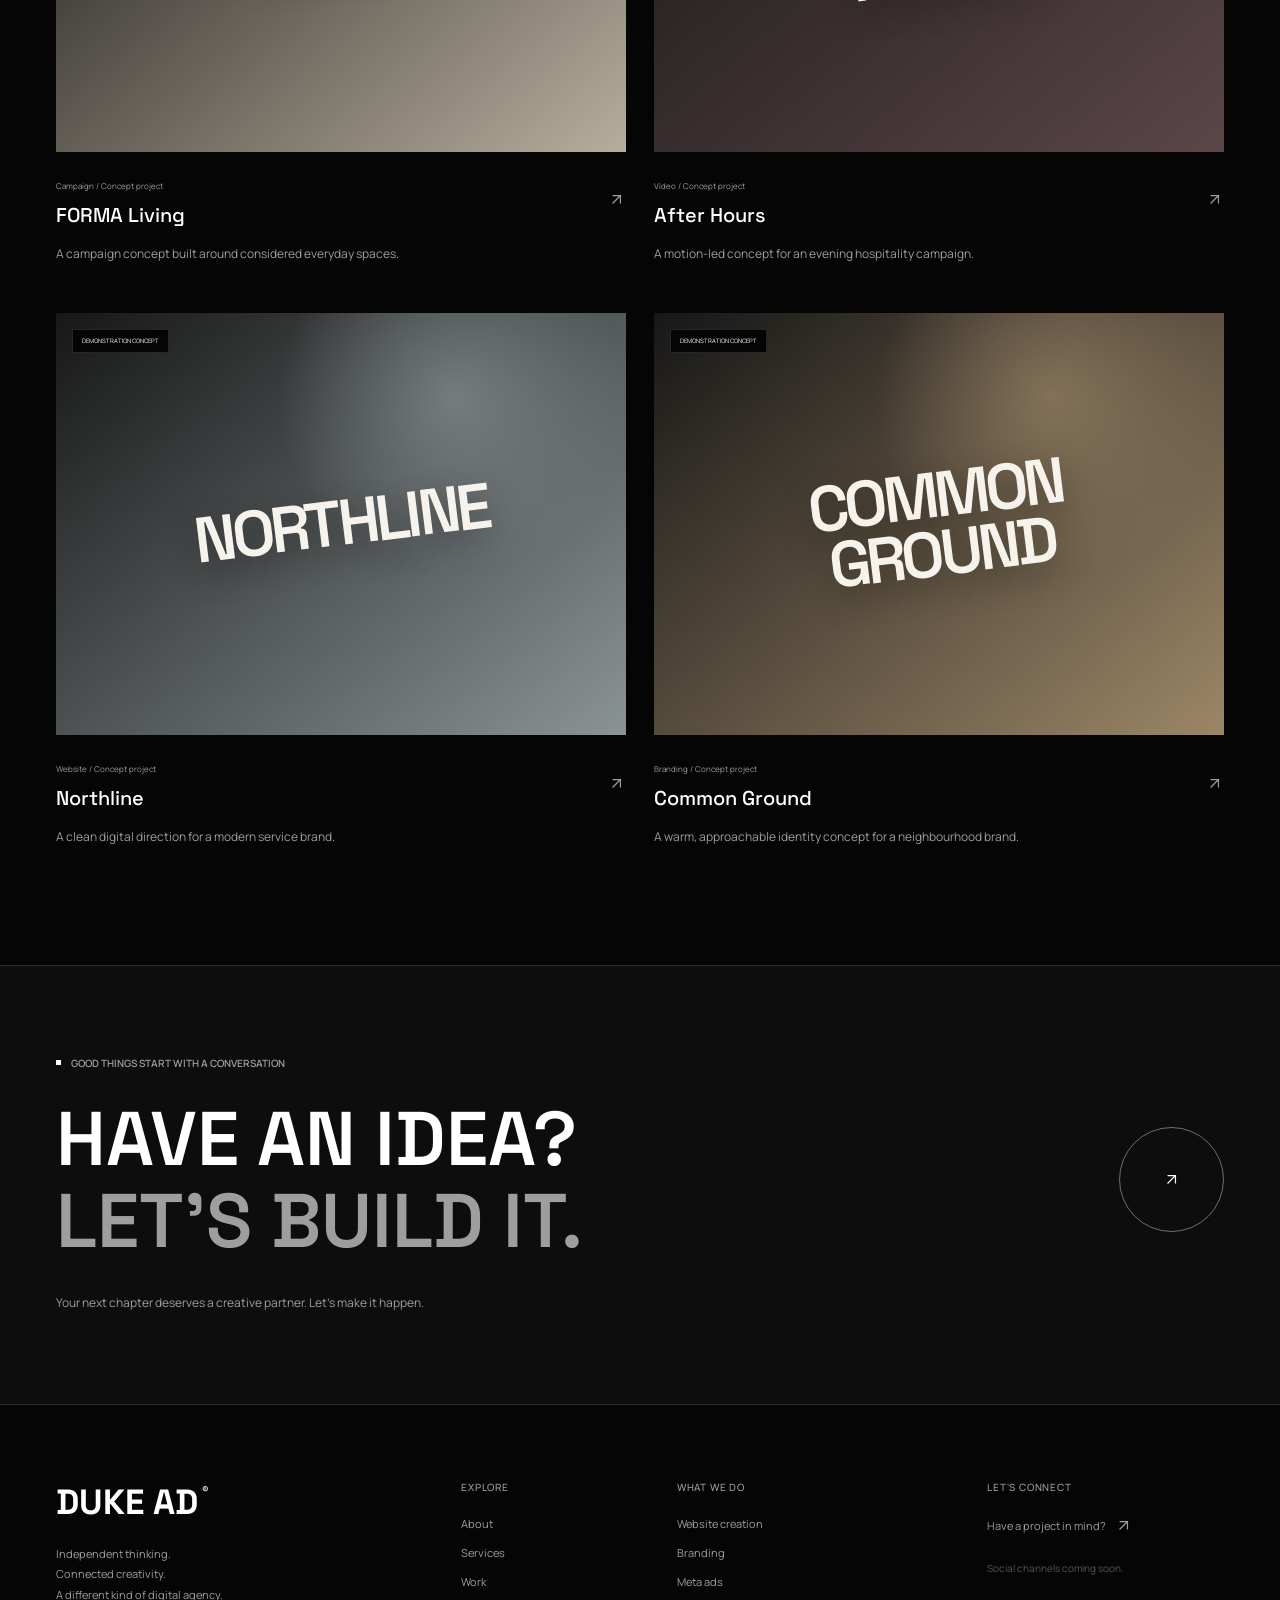
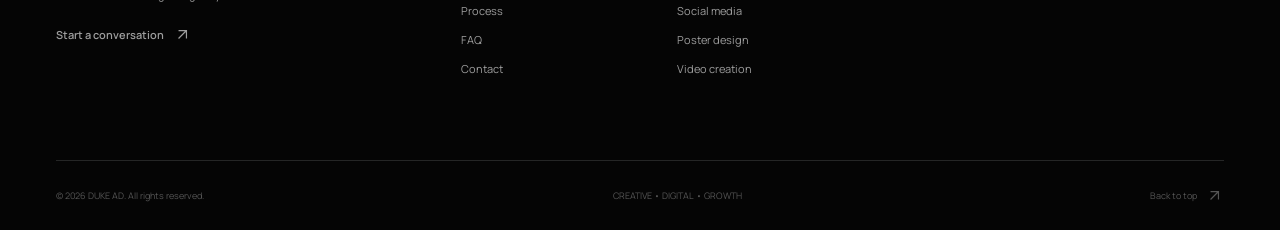
<file: work.html>
<!doctype html>
<html lang="en">
<head>
  <meta charset="utf-8">
  <meta name="viewport" content="width=device-width, initial-scale=1">
  <meta name="theme-color" content="#050505">
  <meta name="description" content="DUKE AD — Creative digital solutions including website creation, branding, Meta advertising, social media, poster design and video creation.">
  <title>DUKE AD — Creative Digital Agency</title>
  <link rel="icon" href="assets/favicon.svg" type="image/svg+xml">
  <link rel="preconnect" href="https://fonts.googleapis.com">
  <link rel="preconnect" href="https://fonts.gstatic.com" crossorigin>
  <link href="https://fonts.googleapis.com/css2?family=Manrope:wght@400;500;600;700;800&family=Space+Grotesk:wght@400;500;600;700&display=swap" rel="stylesheet">
  <link rel="stylesheet" href="css/style.css">
  <link rel="stylesheet" href="css/animations.css">
  <link rel="stylesheet" href="css/responsive.css">
</head>
<body data-page="work" data-prefix="">
  <div class="site-loader" aria-hidden="true"><span class="wordmark">DUKE AD<span class="brand-dot">®</span></span><span>CREATIVE DIGITAL AGENCY</span><div class="loader-line"></div></div>
  <a class="skip-link" href="#main">Skip to content</a>
  <header class="site-header"><div class="container nav-inner">
    <a href="index.html" aria-label="DUKE AD home"><span class="wordmark">DUKE AD<span class="brand-dot">®</span></span></a>
    <nav class="desktop-nav" aria-label="Main navigation"><a href="index.html" data-nav="home">Home</a><a href="about.html" data-nav="about">About</a><a href="services.html" data-nav="services">Services</a><a href="work.html" data-nav="work">Work</a><a href="process.html" data-nav="process">Process</a><a href="faq.html" data-nav="faq">FAQ</a><a href="contact.html" data-nav="contact">Contact</a></nav>
    <div class="nav-controls"><a class="agency-button agency-button-outline nav-cta" href="contact.html">Let's Talk <span class="arrow-plain" aria-hidden="true"><svg viewBox="0 0 24 24" fill="none" stroke="currentColor" stroke-width="1.5"><path d="M7 17 17 7M7 7h10v10"/></svg></span></a><button class="menu-toggle" aria-label="Open navigation" aria-expanded="false" aria-controls="mobile-navigation"><span></span><span></span><span></span></button></div>
  </div></header>
  <nav id="mobile-navigation" class="mobile-navigation" aria-label="Mobile navigation" inert><a href="index.html"><span>01</span>Home <span class="arrow-plain"><svg viewBox="0 0 24 24" width="19" height="19" fill="none" stroke="currentColor" stroke-width="1.5" aria-hidden="true"><path d="M7 17 17 7M7 7h10v10"/></svg></span></a><a href="about.html"><span>02</span>About <span class="arrow-plain"><svg viewBox="0 0 24 24" width="19" height="19" fill="none" stroke="currentColor" stroke-width="1.5" aria-hidden="true"><path d="M7 17 17 7M7 7h10v10"/></svg></span></a><a href="services.html"><span>03</span>Services <span class="arrow-plain"><svg viewBox="0 0 24 24" width="19" height="19" fill="none" stroke="currentColor" stroke-width="1.5" aria-hidden="true"><path d="M7 17 17 7M7 7h10v10"/></svg></span></a><a href="work.html"><span>04</span>Work <span class="arrow-plain"><svg viewBox="0 0 24 24" width="19" height="19" fill="none" stroke="currentColor" stroke-width="1.5" aria-hidden="true"><path d="M7 17 17 7M7 7h10v10"/></svg></span></a><a href="process.html"><span>05</span>Process <span class="arrow-plain"><svg viewBox="0 0 24 24" width="19" height="19" fill="none" stroke="currentColor" stroke-width="1.5" aria-hidden="true"><path d="M7 17 17 7M7 7h10v10"/></svg></span></a><a href="faq.html"><span>06</span>FAQ <span class="arrow-plain"><svg viewBox="0 0 24 24" width="19" height="19" fill="none" stroke="currentColor" stroke-width="1.5" aria-hidden="true"><path d="M7 17 17 7M7 7h10v10"/></svg></span></a><a href="contact.html"><span>07</span>Contact <span class="arrow-plain"><svg viewBox="0 0 24 24" width="19" height="19" fill="none" stroke="currentColor" stroke-width="1.5" aria-hidden="true"><path d="M7 17 17 7M7 7h10v10"/></svg></span></a><a class="agency-button agency-button-primary" href="contact.html">Let's Talk <span class="arrow-plain"><svg viewBox="0 0 24 24" width="19" height="19" fill="none" stroke="currentColor" stroke-width="1.5" aria-hidden="true"><path d="M7 17 17 7M7 7h10v10"/></svg></span></a></nav>
  <main id="main"></main>
  <footer class="site-footer"><div class="container"><div class="footer-grid"><div class="footer-brand"><a href="index.html"><span class="wordmark">DUKE AD<span class="brand-dot">®</span></span></a><p>Independent thinking.<br>Connected creativity.<br>A different kind of digital agency.</p><a class="text-link" href="contact.html">Start a conversation <span class="arrow-plain"><svg viewBox="0 0 24 24" width="19" height="19" fill="none" stroke="currentColor" stroke-width="1.5" aria-hidden="true"><path d="M7 17 17 7M7 7h10v10"/></svg></span></a></div><div><h4>EXPLORE</h4><a href="about.html">About</a><a href="services.html">Services</a><a href="work.html">Work</a><a href="process.html">Process</a><a href="faq.html">FAQ</a><a href="contact.html">Contact</a></div><div><h4>WHAT WE DO</h4><a href="services/website.html">Website creation</a><a href="services/branding.html">Branding</a><a href="services/meta-ads.html">Meta ads</a><a href="services/social-media.html">Social media</a><a href="services/poster-design.html">Poster design</a><a href="services/video-creation.html">Video creation</a></div><div><h4>LET'S CONNECT</h4><a href="contact.html">Have a project in mind? <span class="arrow-plain"><svg viewBox="0 0 24 24" width="19" height="19" fill="none" stroke="currentColor" stroke-width="1.5" aria-hidden="true"><path d="M7 17 17 7M7 7h10v10"/></svg></span></a><p class="footer-note">Social channels coming soon.</p></div></div><div class="footer-bottom"><span>© <span id="year"></span> DUKE AD. All rights reserved.</span><span>CREATIVE • DIGITAL • GROWTH</span><a href="#main">Back to top <span class="arrow-plain"><svg viewBox="0 0 24 24" width="19" height="19" fill="none" stroke="currentColor" stroke-width="1.5" aria-hidden="true"><path d="M7 17 17 7M7 7h10v10"/></svg></span></a></div></div></footer>
  <script src="js/script.js" defer></script>
</body></html>
</file>
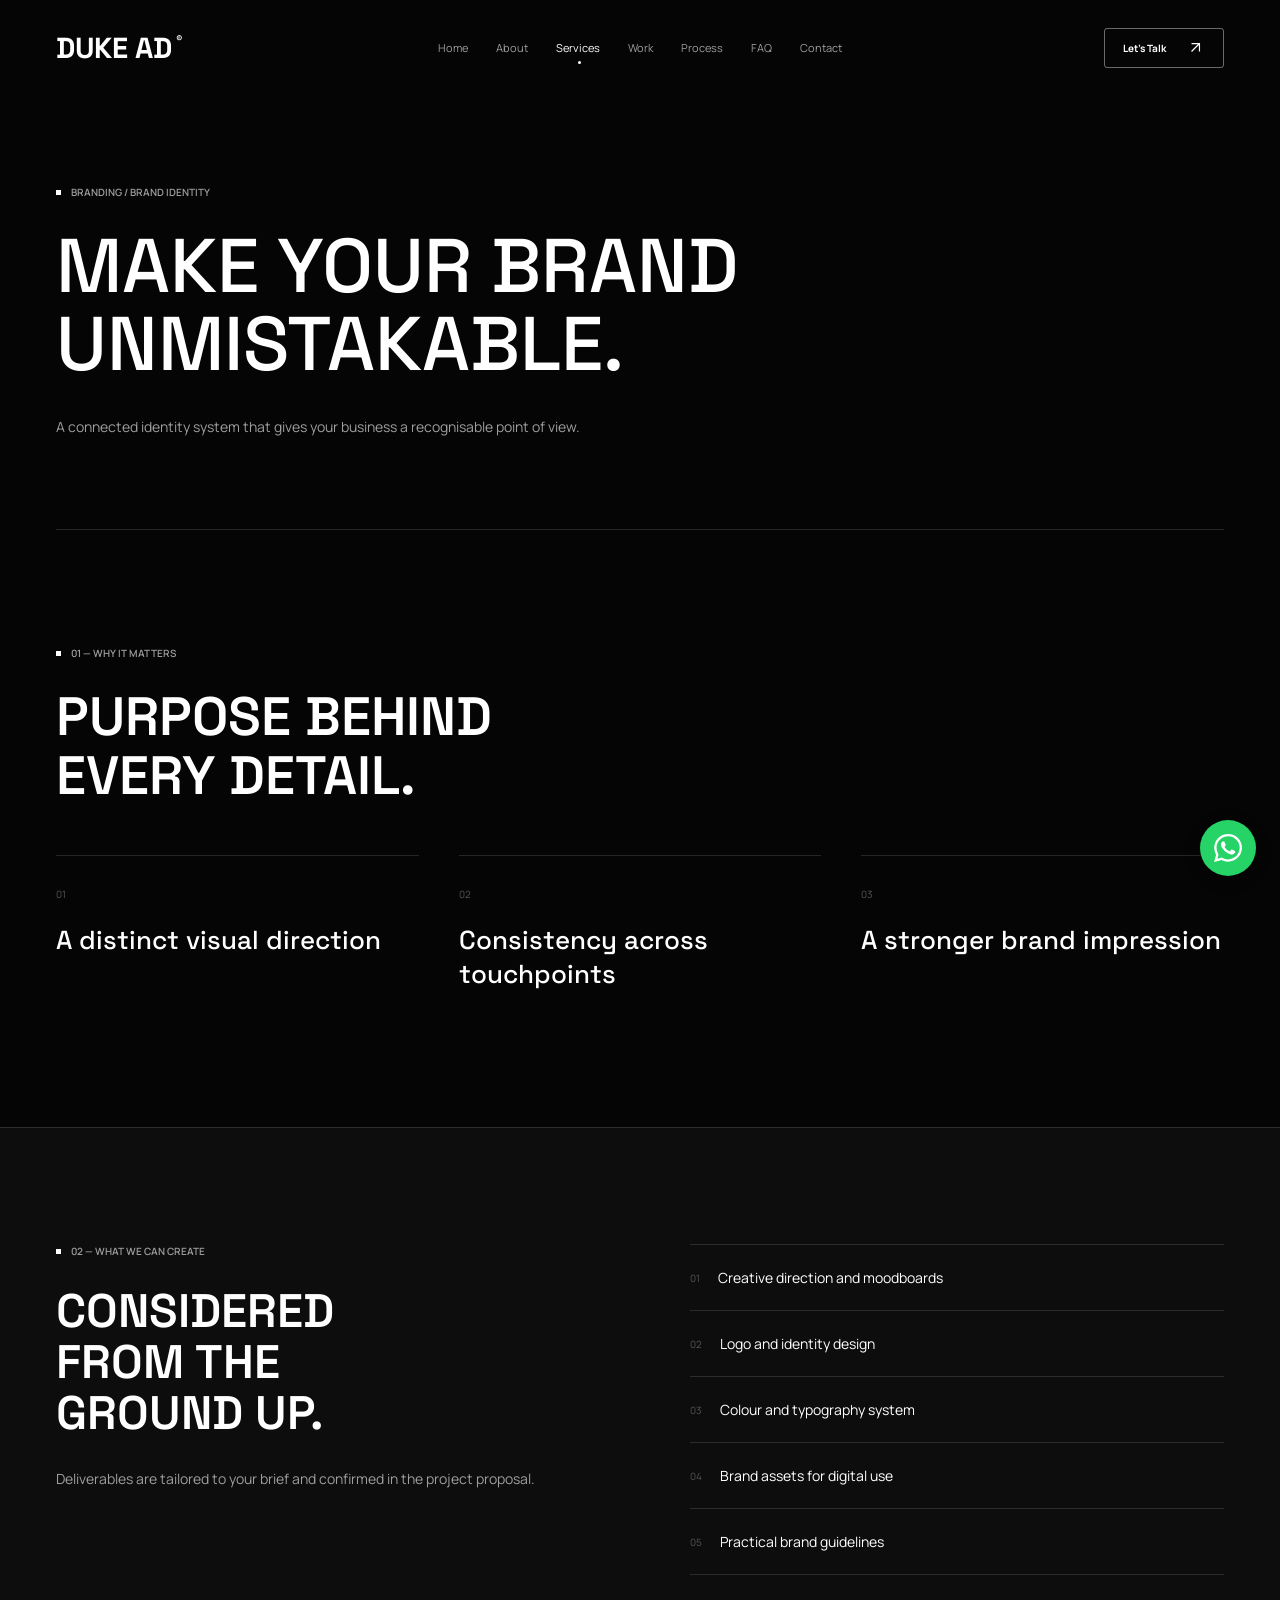
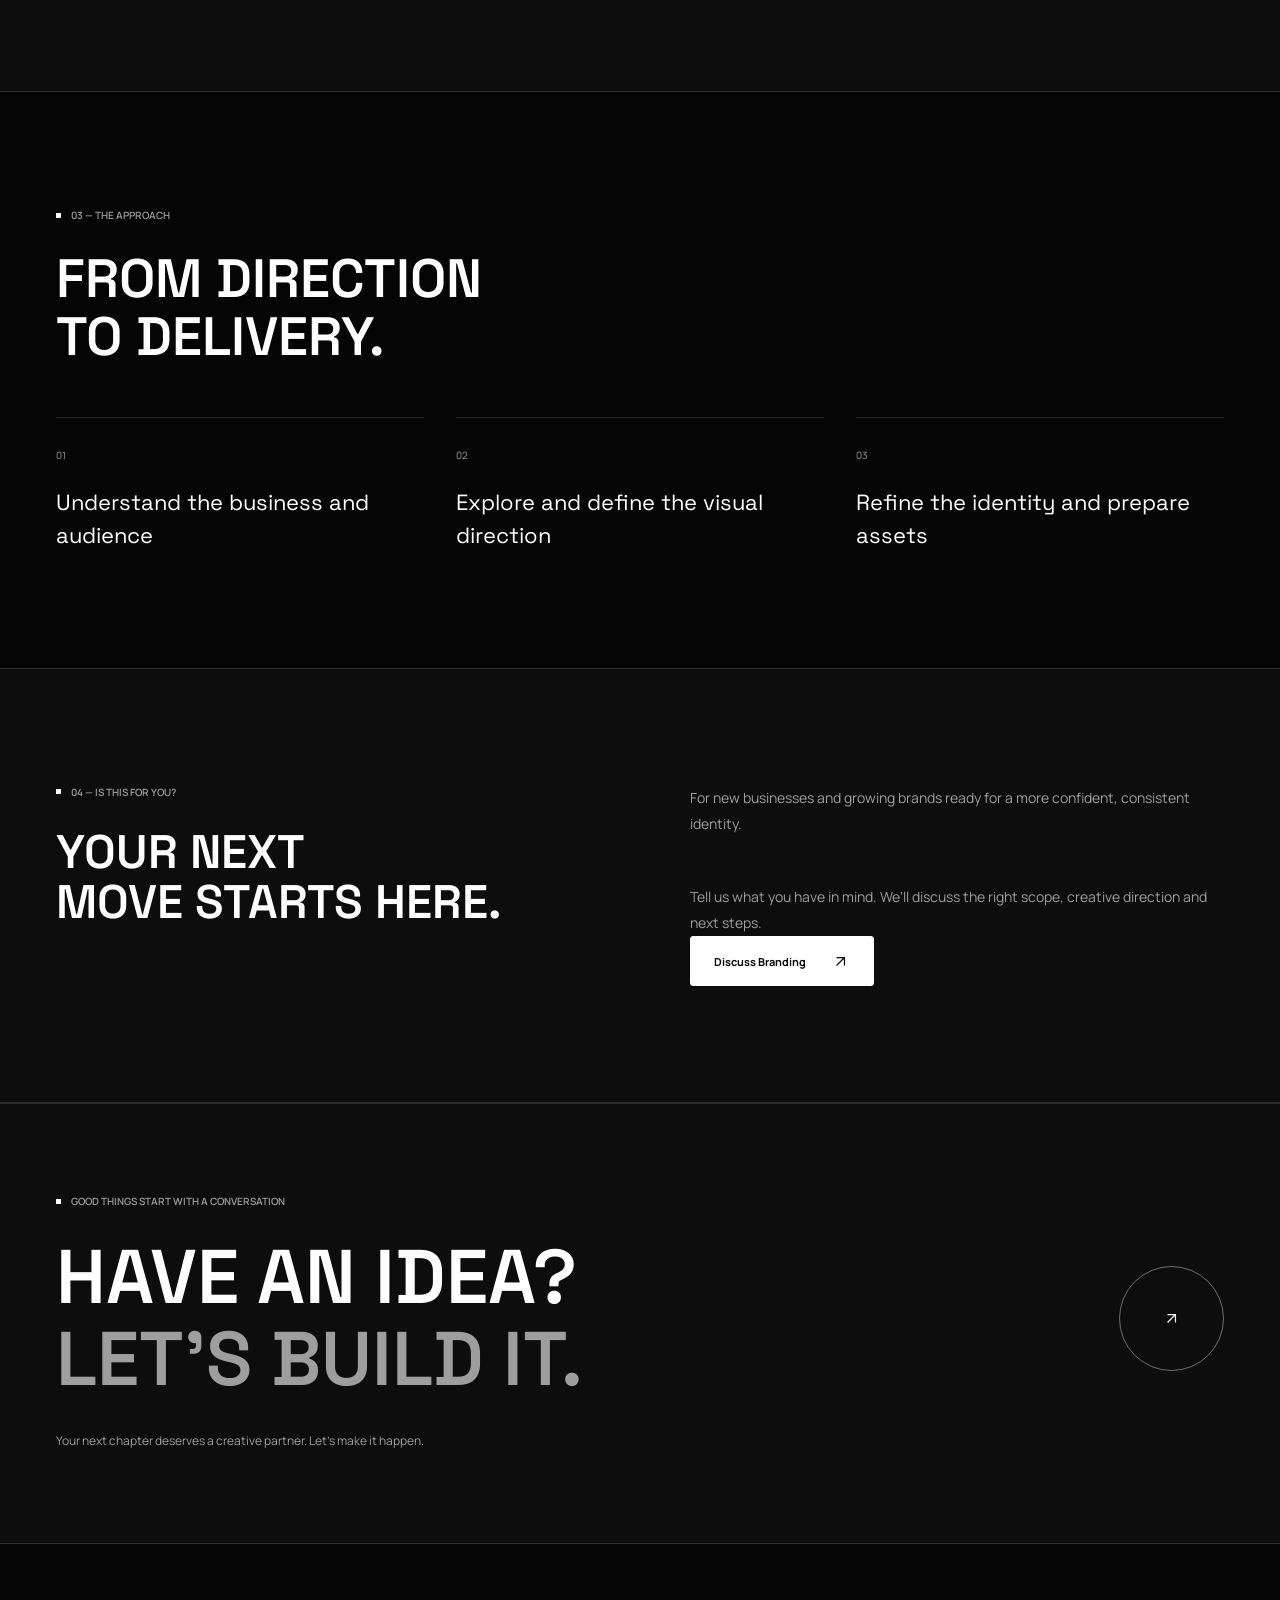
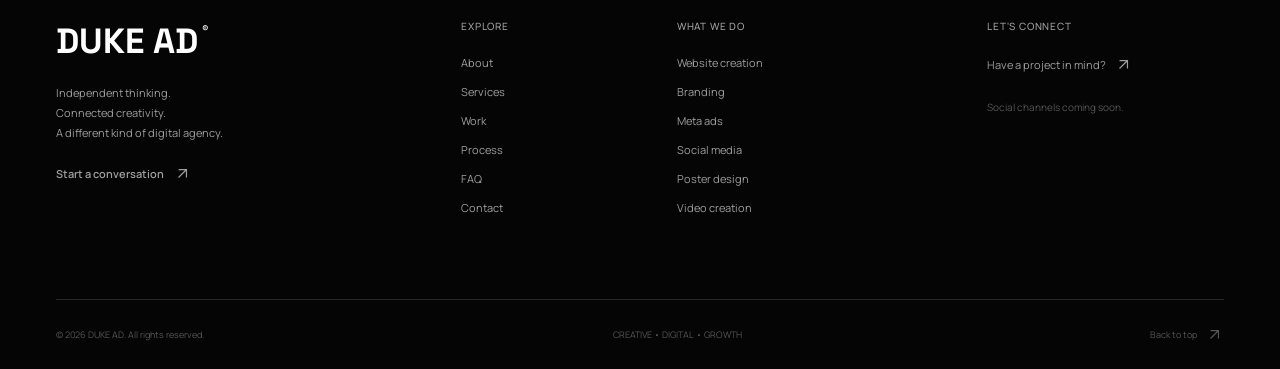
<file: services/branding.html>
<!doctype html>
<html lang="en">
<head>
  <meta charset="utf-8">
  <meta name="viewport" content="width=device-width, initial-scale=1">
  <meta name="theme-color" content="#050505">
  <meta name="description" content="DUKE AD — Creative digital solutions including website creation, branding, Meta advertising, social media, poster design and video creation.">
  <title>DUKE AD — Creative Digital Agency</title>
  <link rel="icon" href="../assets/favicon.svg" type="image/svg+xml">
  <link rel="preconnect" href="https://fonts.googleapis.com">
  <link rel="preconnect" href="https://fonts.gstatic.com" crossorigin>
  <link href="https://fonts.googleapis.com/css2?family=Manrope:wght@400;500;600;700;800&family=Space+Grotesk:wght@400;500;600;700&display=swap" rel="stylesheet">
  <link rel="stylesheet" href="../css/style.css">
  <link rel="stylesheet" href="../css/animations.css">
  <link rel="stylesheet" href="../css/responsive.css">
</head>
<body data-page="branding" data-prefix="../">
  <div class="site-loader" aria-hidden="true"><span class="wordmark">DUKE AD<span class="brand-dot">®</span></span><span>CREATIVE DIGITAL AGENCY</span><div class="loader-line"></div></div>
  <a class="skip-link" href="#main">Skip to content</a>
  <header class="site-header"><div class="container nav-inner">
    <a href="../index.html" aria-label="DUKE AD home"><span class="wordmark">DUKE AD<span class="brand-dot">®</span></span></a>
    <nav class="desktop-nav" aria-label="Main navigation"><a href="../index.html" data-nav="home">Home</a><a href="../about.html" data-nav="about">About</a><a href="../services.html" data-nav="services">Services</a><a href="../work.html" data-nav="work">Work</a><a href="../process.html" data-nav="process">Process</a><a href="../faq.html" data-nav="faq">FAQ</a><a href="../contact.html" data-nav="contact">Contact</a></nav>
    <div class="nav-controls"><a class="agency-button agency-button-outline nav-cta" href="../contact.html">Let's Talk <span class="arrow-plain" aria-hidden="true"><svg viewBox="0 0 24 24" fill="none" stroke="currentColor" stroke-width="1.5"><path d="M7 17 17 7M7 7h10v10"/></svg></span></a><button class="menu-toggle" aria-label="Open navigation" aria-expanded="false" aria-controls="mobile-navigation"><span></span><span></span><span></span></button></div>
  </div></header>
  <nav id="mobile-navigation" class="mobile-navigation" aria-label="Mobile navigation" inert><a href="../index.html"><span>01</span>Home <span class="arrow-plain"><svg viewBox="0 0 24 24" width="19" height="19" fill="none" stroke="currentColor" stroke-width="1.5" aria-hidden="true"><path d="M7 17 17 7M7 7h10v10"/></svg></span></a><a href="../about.html"><span>02</span>About <span class="arrow-plain"><svg viewBox="0 0 24 24" width="19" height="19" fill="none" stroke="currentColor" stroke-width="1.5" aria-hidden="true"><path d="M7 17 17 7M7 7h10v10"/></svg></span></a><a href="../services.html"><span>03</span>Services <span class="arrow-plain"><svg viewBox="0 0 24 24" width="19" height="19" fill="none" stroke="currentColor" stroke-width="1.5" aria-hidden="true"><path d="M7 17 17 7M7 7h10v10"/></svg></span></a><a href="../work.html"><span>04</span>Work <span class="arrow-plain"><svg viewBox="0 0 24 24" width="19" height="19" fill="none" stroke="currentColor" stroke-width="1.5" aria-hidden="true"><path d="M7 17 17 7M7 7h10v10"/></svg></span></a><a href="../process.html"><span>05</span>Process <span class="arrow-plain"><svg viewBox="0 0 24 24" width="19" height="19" fill="none" stroke="currentColor" stroke-width="1.5" aria-hidden="true"><path d="M7 17 17 7M7 7h10v10"/></svg></span></a><a href="../faq.html"><span>06</span>FAQ <span class="arrow-plain"><svg viewBox="0 0 24 24" width="19" height="19" fill="none" stroke="currentColor" stroke-width="1.5" aria-hidden="true"><path d="M7 17 17 7M7 7h10v10"/></svg></span></a><a href="../contact.html"><span>07</span>Contact <span class="arrow-plain"><svg viewBox="0 0 24 24" width="19" height="19" fill="none" stroke="currentColor" stroke-width="1.5" aria-hidden="true"><path d="M7 17 17 7M7 7h10v10"/></svg></span></a><a class="agency-button agency-button-primary" href="../contact.html">Let's Talk <span class="arrow-plain"><svg viewBox="0 0 24 24" width="19" height="19" fill="none" stroke="currentColor" stroke-width="1.5" aria-hidden="true"><path d="M7 17 17 7M7 7h10v10"/></svg></span></a></nav>
  <main id="main"></main>
  <footer class="site-footer"><div class="container"><div class="footer-grid"><div class="footer-brand"><a href="../index.html"><span class="wordmark">DUKE AD<span class="brand-dot">®</span></span></a><p>Independent thinking.<br>Connected creativity.<br>A different kind of digital agency.</p><a class="text-link" href="../contact.html">Start a conversation <span class="arrow-plain"><svg viewBox="0 0 24 24" width="19" height="19" fill="none" stroke="currentColor" stroke-width="1.5" aria-hidden="true"><path d="M7 17 17 7M7 7h10v10"/></svg></span></a></div><div><h4>EXPLORE</h4><a href="../about.html">About</a><a href="../services.html">Services</a><a href="../work.html">Work</a><a href="../process.html">Process</a><a href="../faq.html">FAQ</a><a href="../contact.html">Contact</a></div><div><h4>WHAT WE DO</h4><a href="../services/website.html">Website creation</a><a href="../services/branding.html">Branding</a><a href="../services/meta-ads.html">Meta ads</a><a href="../services/social-media.html">Social media</a><a href="../services/poster-design.html">Poster design</a><a href="../services/video-creation.html">Video creation</a></div><div><h4>LET'S CONNECT</h4><a href="../contact.html">Have a project in mind? <span class="arrow-plain"><svg viewBox="0 0 24 24" width="19" height="19" fill="none" stroke="currentColor" stroke-width="1.5" aria-hidden="true"><path d="M7 17 17 7M7 7h10v10"/></svg></span></a><p class="footer-note">Social channels coming soon.</p></div></div><div class="footer-bottom"><span>© <span id="year"></span> DUKE AD. All rights reserved.</span><span>CREATIVE • DIGITAL • GROWTH</span><a href="#main">Back to top <span class="arrow-plain"><svg viewBox="0 0 24 24" width="19" height="19" fill="none" stroke="currentColor" stroke-width="1.5" aria-hidden="true"><path d="M7 17 17 7M7 7h10v10"/></svg></span></a></div></div></footer>
  <script src="../js/script.js" defer></script>
</body></html>
</file>
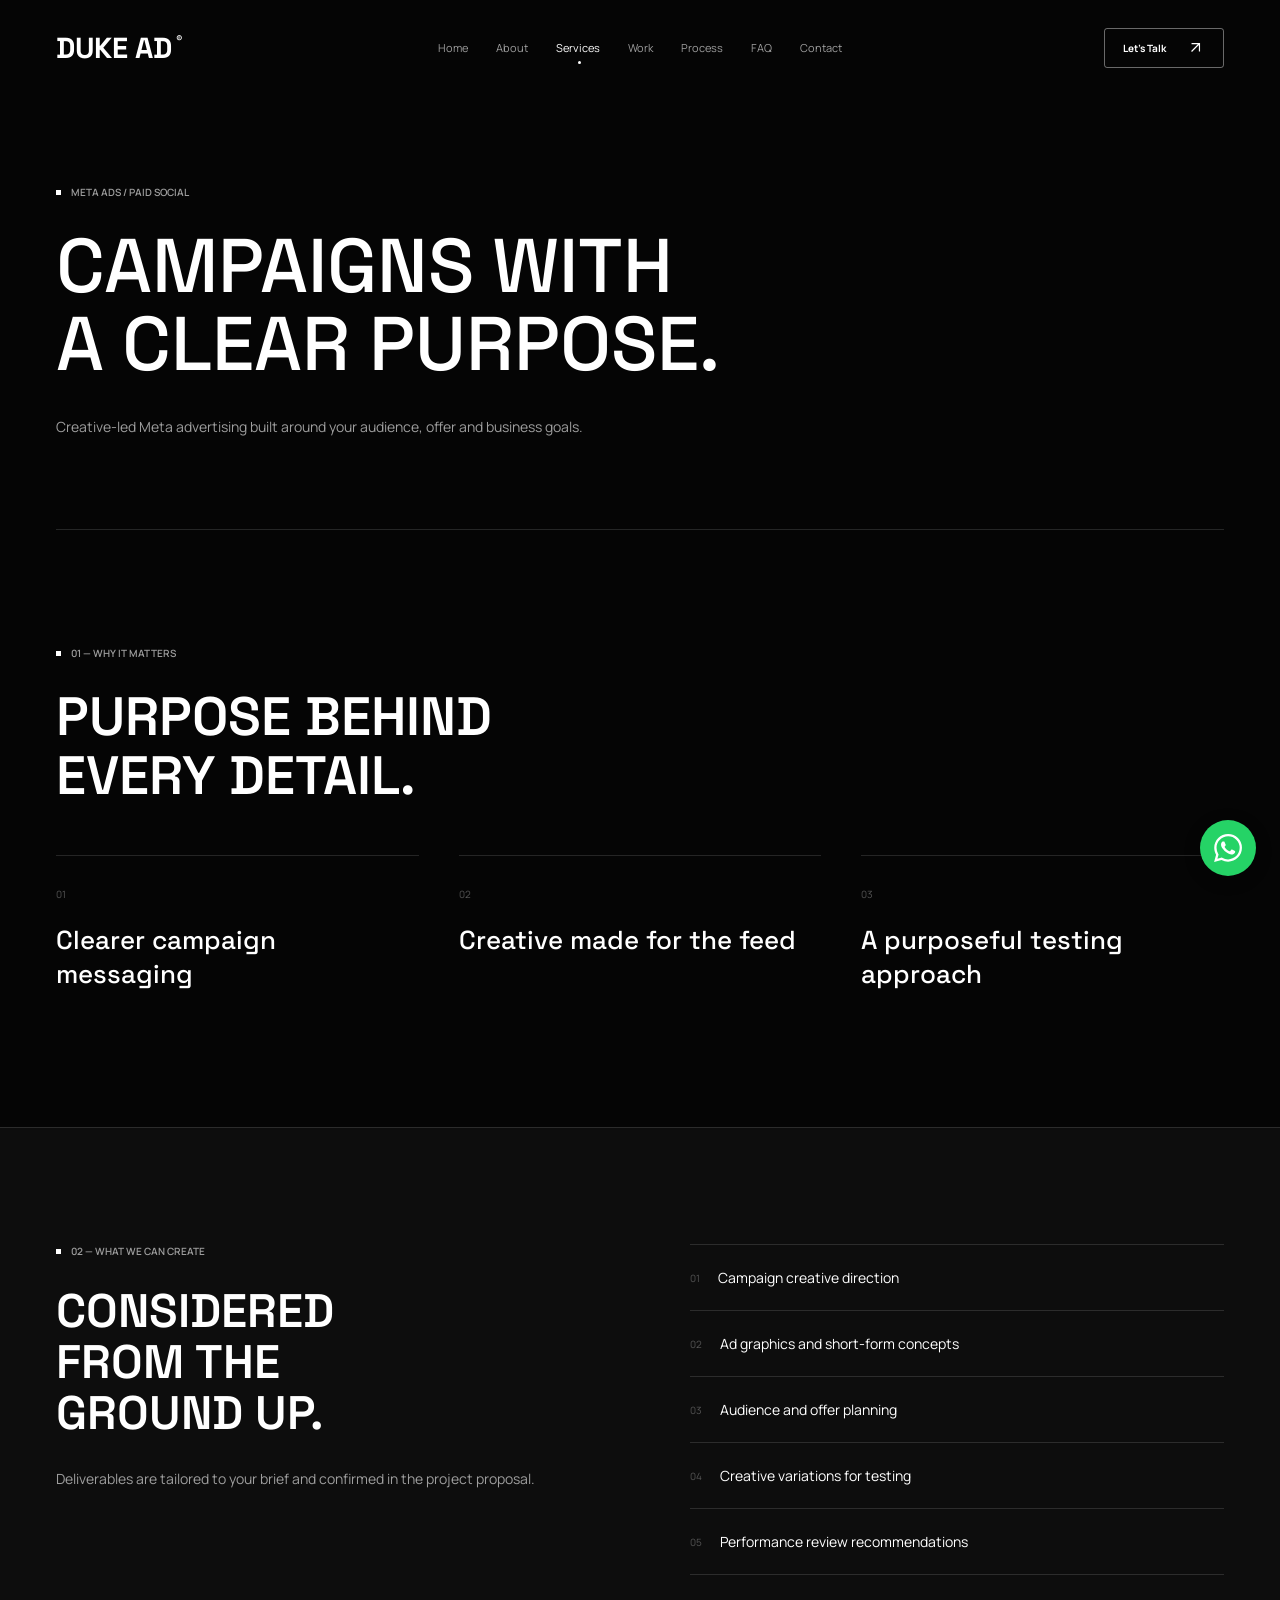
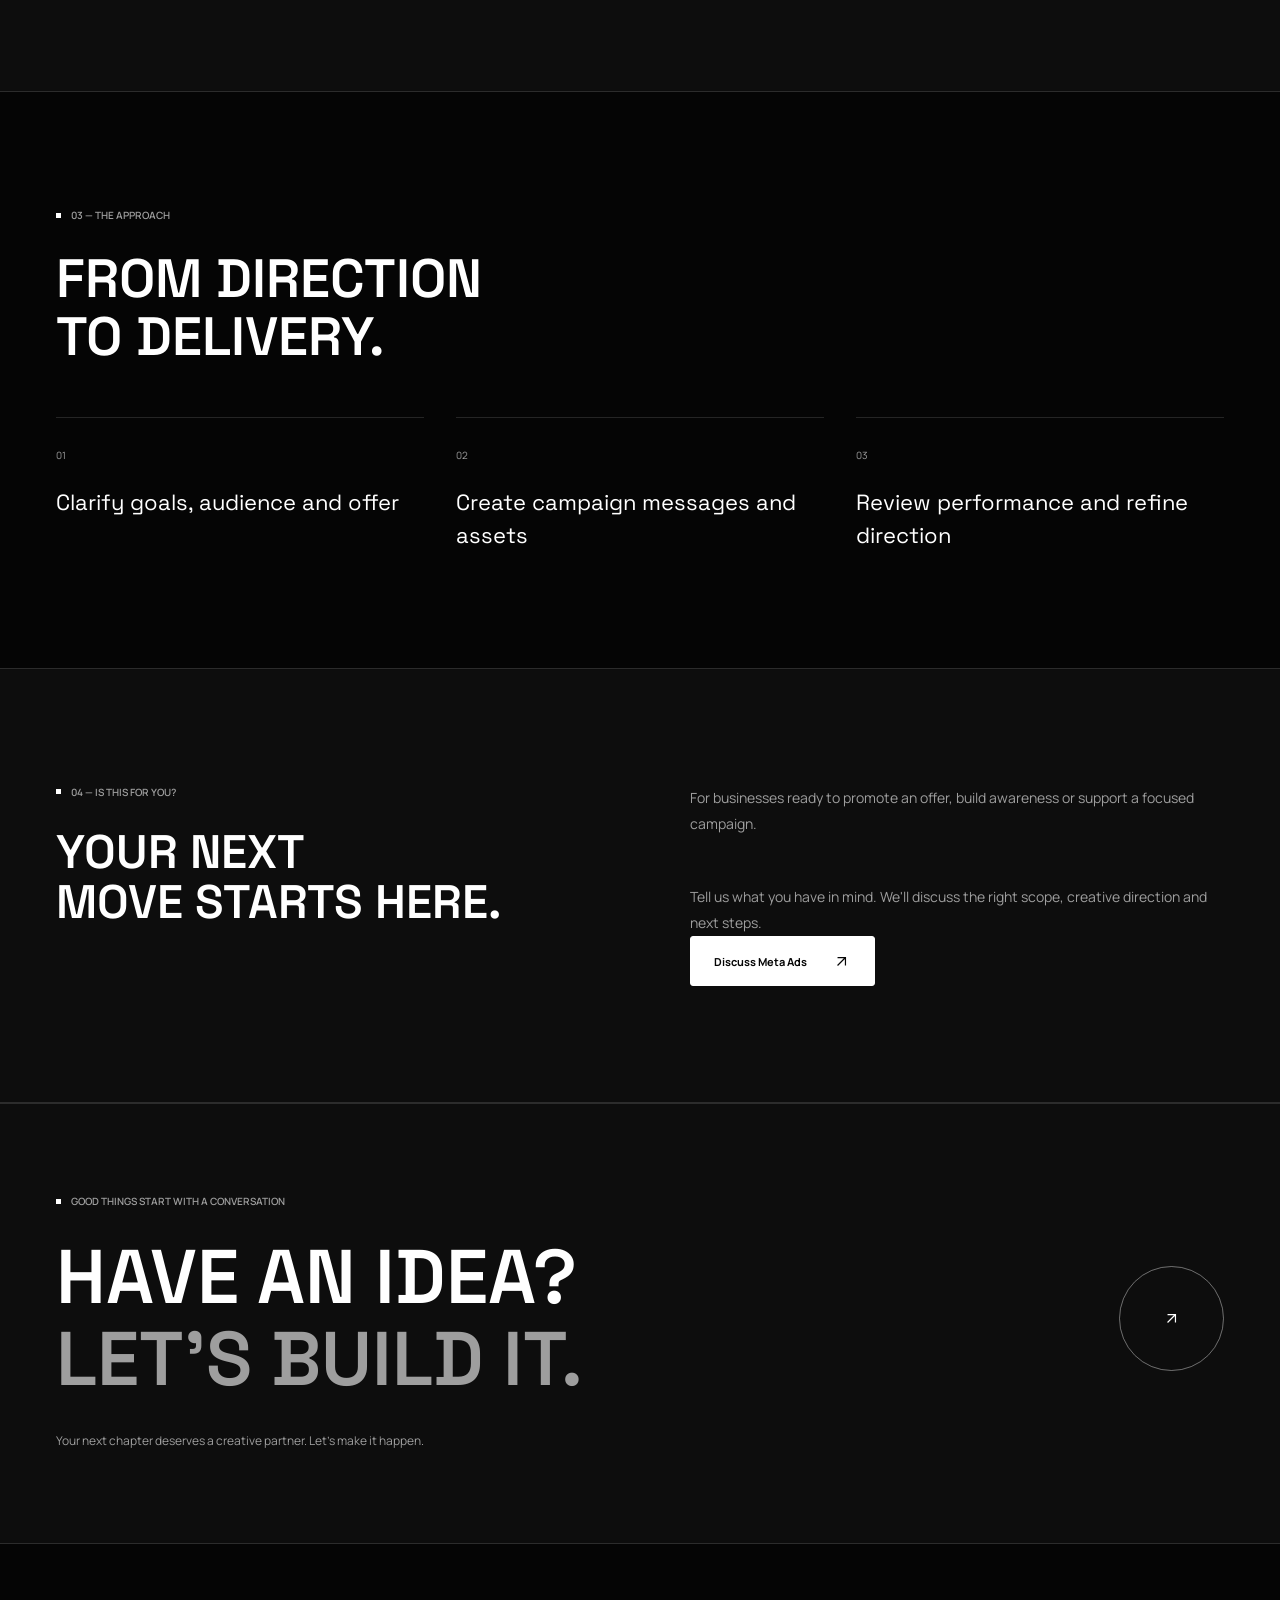
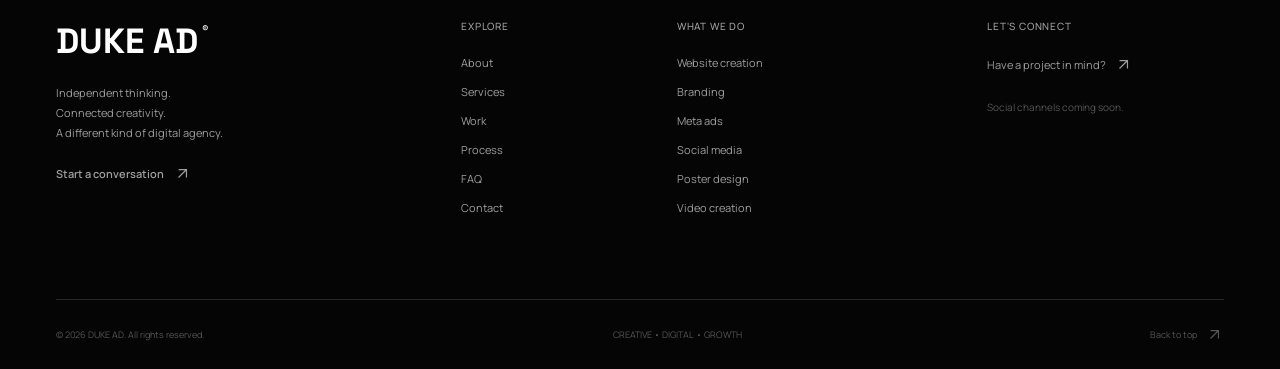
<file: services/meta-ads.html>
<!doctype html>
<html lang="en">
<head>
  <meta charset="utf-8">
  <meta name="viewport" content="width=device-width, initial-scale=1">
  <meta name="theme-color" content="#050505">
  <meta name="description" content="DUKE AD — Creative digital solutions including website creation, branding, Meta advertising, social media, poster design and video creation.">
  <title>DUKE AD — Creative Digital Agency</title>
  <link rel="icon" href="../assets/favicon.svg" type="image/svg+xml">
  <link rel="preconnect" href="https://fonts.googleapis.com">
  <link rel="preconnect" href="https://fonts.gstatic.com" crossorigin>
  <link href="https://fonts.googleapis.com/css2?family=Manrope:wght@400;500;600;700;800&family=Space+Grotesk:wght@400;500;600;700&display=swap" rel="stylesheet">
  <link rel="stylesheet" href="../css/style.css">
  <link rel="stylesheet" href="../css/animations.css">
  <link rel="stylesheet" href="../css/responsive.css">
</head>
<body data-page="meta-ads" data-prefix="../">
  <div class="site-loader" aria-hidden="true"><span class="wordmark">DUKE AD<span class="brand-dot">®</span></span><span>CREATIVE DIGITAL AGENCY</span><div class="loader-line"></div></div>
  <a class="skip-link" href="#main">Skip to content</a>
  <header class="site-header"><div class="container nav-inner">
    <a href="../index.html" aria-label="DUKE AD home"><span class="wordmark">DUKE AD<span class="brand-dot">®</span></span></a>
    <nav class="desktop-nav" aria-label="Main navigation"><a href="../index.html" data-nav="home">Home</a><a href="../about.html" data-nav="about">About</a><a href="../services.html" data-nav="services">Services</a><a href="../work.html" data-nav="work">Work</a><a href="../process.html" data-nav="process">Process</a><a href="../faq.html" data-nav="faq">FAQ</a><a href="../contact.html" data-nav="contact">Contact</a></nav>
    <div class="nav-controls"><a class="agency-button agency-button-outline nav-cta" href="../contact.html">Let's Talk <span class="arrow-plain" aria-hidden="true"><svg viewBox="0 0 24 24" fill="none" stroke="currentColor" stroke-width="1.5"><path d="M7 17 17 7M7 7h10v10"/></svg></span></a><button class="menu-toggle" aria-label="Open navigation" aria-expanded="false" aria-controls="mobile-navigation"><span></span><span></span><span></span></button></div>
  </div></header>
  <nav id="mobile-navigation" class="mobile-navigation" aria-label="Mobile navigation" inert><a href="../index.html"><span>01</span>Home <span class="arrow-plain"><svg viewBox="0 0 24 24" width="19" height="19" fill="none" stroke="currentColor" stroke-width="1.5" aria-hidden="true"><path d="M7 17 17 7M7 7h10v10"/></svg></span></a><a href="../about.html"><span>02</span>About <span class="arrow-plain"><svg viewBox="0 0 24 24" width="19" height="19" fill="none" stroke="currentColor" stroke-width="1.5" aria-hidden="true"><path d="M7 17 17 7M7 7h10v10"/></svg></span></a><a href="../services.html"><span>03</span>Services <span class="arrow-plain"><svg viewBox="0 0 24 24" width="19" height="19" fill="none" stroke="currentColor" stroke-width="1.5" aria-hidden="true"><path d="M7 17 17 7M7 7h10v10"/></svg></span></a><a href="../work.html"><span>04</span>Work <span class="arrow-plain"><svg viewBox="0 0 24 24" width="19" height="19" fill="none" stroke="currentColor" stroke-width="1.5" aria-hidden="true"><path d="M7 17 17 7M7 7h10v10"/></svg></span></a><a href="../process.html"><span>05</span>Process <span class="arrow-plain"><svg viewBox="0 0 24 24" width="19" height="19" fill="none" stroke="currentColor" stroke-width="1.5" aria-hidden="true"><path d="M7 17 17 7M7 7h10v10"/></svg></span></a><a href="../faq.html"><span>06</span>FAQ <span class="arrow-plain"><svg viewBox="0 0 24 24" width="19" height="19" fill="none" stroke="currentColor" stroke-width="1.5" aria-hidden="true"><path d="M7 17 17 7M7 7h10v10"/></svg></span></a><a href="../contact.html"><span>07</span>Contact <span class="arrow-plain"><svg viewBox="0 0 24 24" width="19" height="19" fill="none" stroke="currentColor" stroke-width="1.5" aria-hidden="true"><path d="M7 17 17 7M7 7h10v10"/></svg></span></a><a class="agency-button agency-button-primary" href="../contact.html">Let's Talk <span class="arrow-plain"><svg viewBox="0 0 24 24" width="19" height="19" fill="none" stroke="currentColor" stroke-width="1.5" aria-hidden="true"><path d="M7 17 17 7M7 7h10v10"/></svg></span></a></nav>
  <main id="main"></main>
  <footer class="site-footer"><div class="container"><div class="footer-grid"><div class="footer-brand"><a href="../index.html"><span class="wordmark">DUKE AD<span class="brand-dot">®</span></span></a><p>Independent thinking.<br>Connected creativity.<br>A different kind of digital agency.</p><a class="text-link" href="../contact.html">Start a conversation <span class="arrow-plain"><svg viewBox="0 0 24 24" width="19" height="19" fill="none" stroke="currentColor" stroke-width="1.5" aria-hidden="true"><path d="M7 17 17 7M7 7h10v10"/></svg></span></a></div><div><h4>EXPLORE</h4><a href="../about.html">About</a><a href="../services.html">Services</a><a href="../work.html">Work</a><a href="../process.html">Process</a><a href="../faq.html">FAQ</a><a href="../contact.html">Contact</a></div><div><h4>WHAT WE DO</h4><a href="../services/website.html">Website creation</a><a href="../services/branding.html">Branding</a><a href="../services/meta-ads.html">Meta ads</a><a href="../services/social-media.html">Social media</a><a href="../services/poster-design.html">Poster design</a><a href="../services/video-creation.html">Video creation</a></div><div><h4>LET'S CONNECT</h4><a href="../contact.html">Have a project in mind? <span class="arrow-plain"><svg viewBox="0 0 24 24" width="19" height="19" fill="none" stroke="currentColor" stroke-width="1.5" aria-hidden="true"><path d="M7 17 17 7M7 7h10v10"/></svg></span></a><p class="footer-note">Social channels coming soon.</p></div></div><div class="footer-bottom"><span>© <span id="year"></span> DUKE AD. All rights reserved.</span><span>CREATIVE • DIGITAL • GROWTH</span><a href="#main">Back to top <span class="arrow-plain"><svg viewBox="0 0 24 24" width="19" height="19" fill="none" stroke="currentColor" stroke-width="1.5" aria-hidden="true"><path d="M7 17 17 7M7 7h10v10"/></svg></span></a></div></div></footer>
  <script src="../js/script.js" defer></script>
</body></html>
</file>
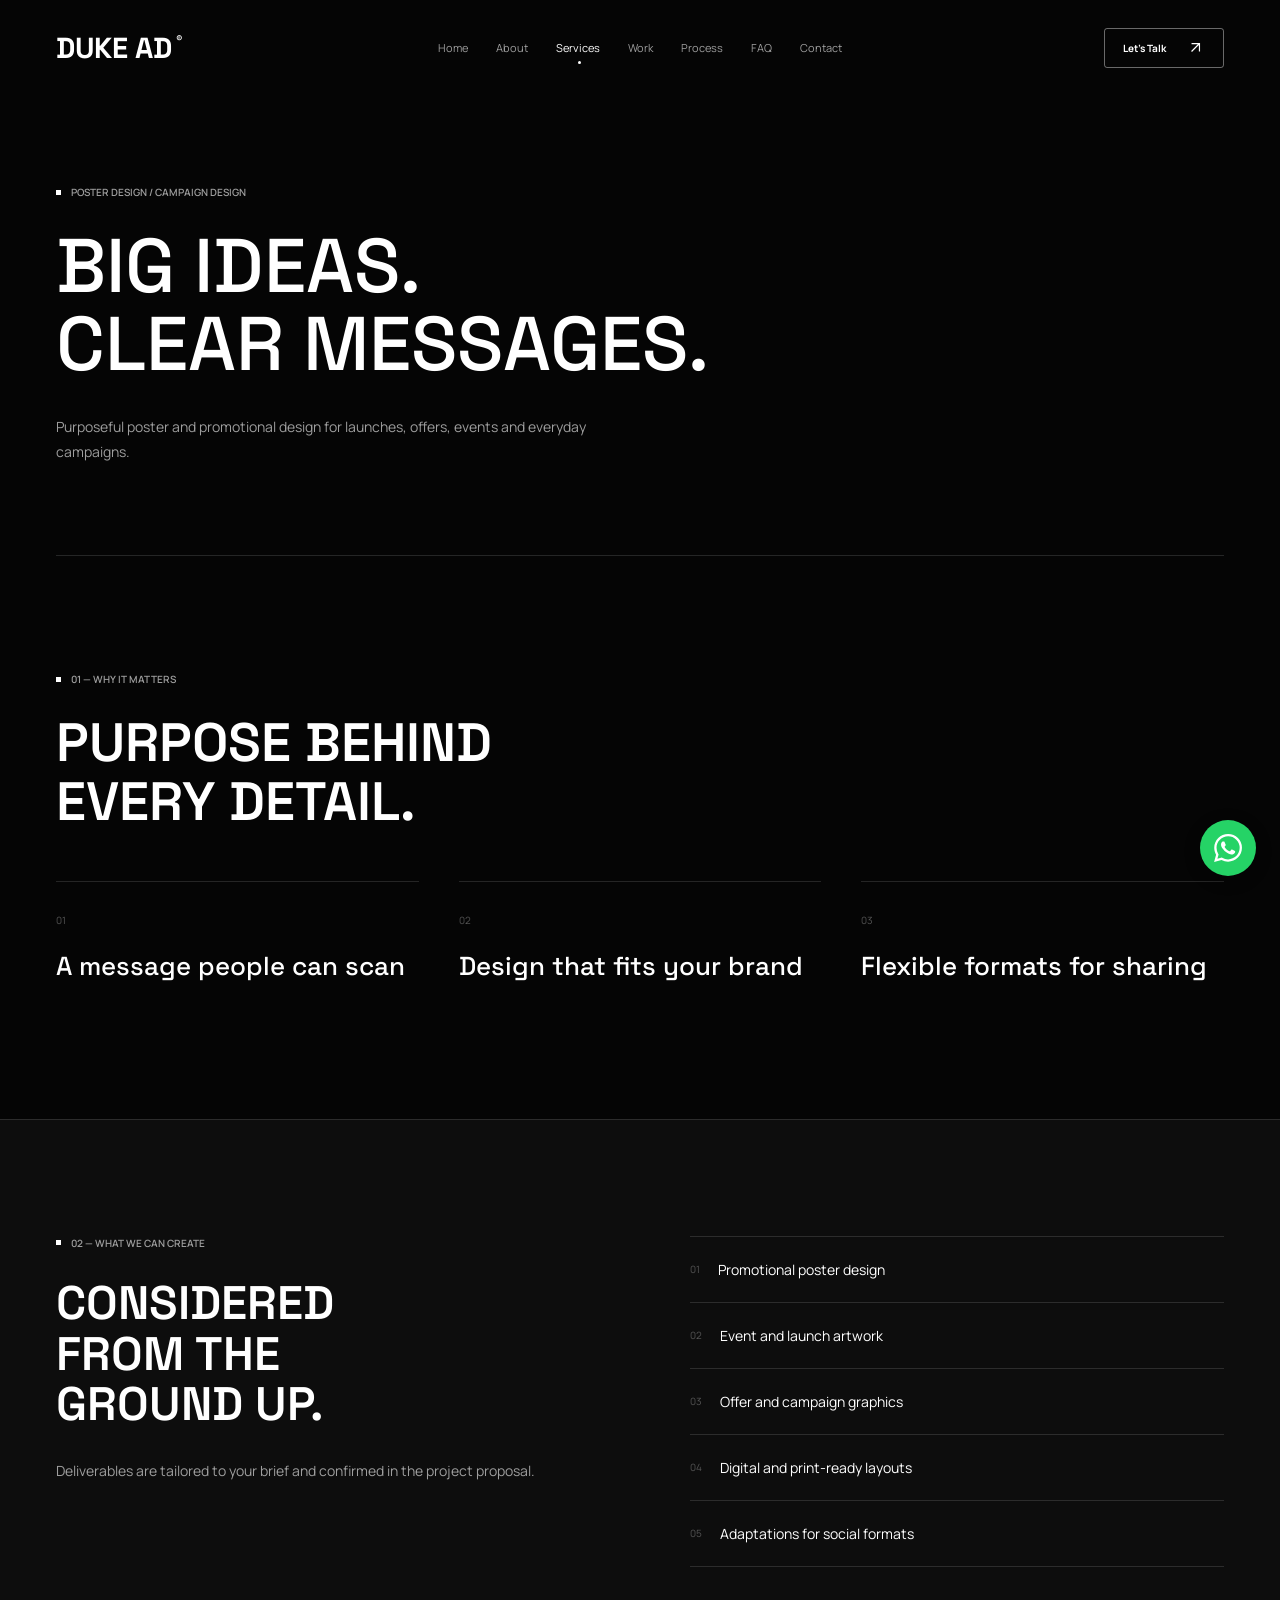
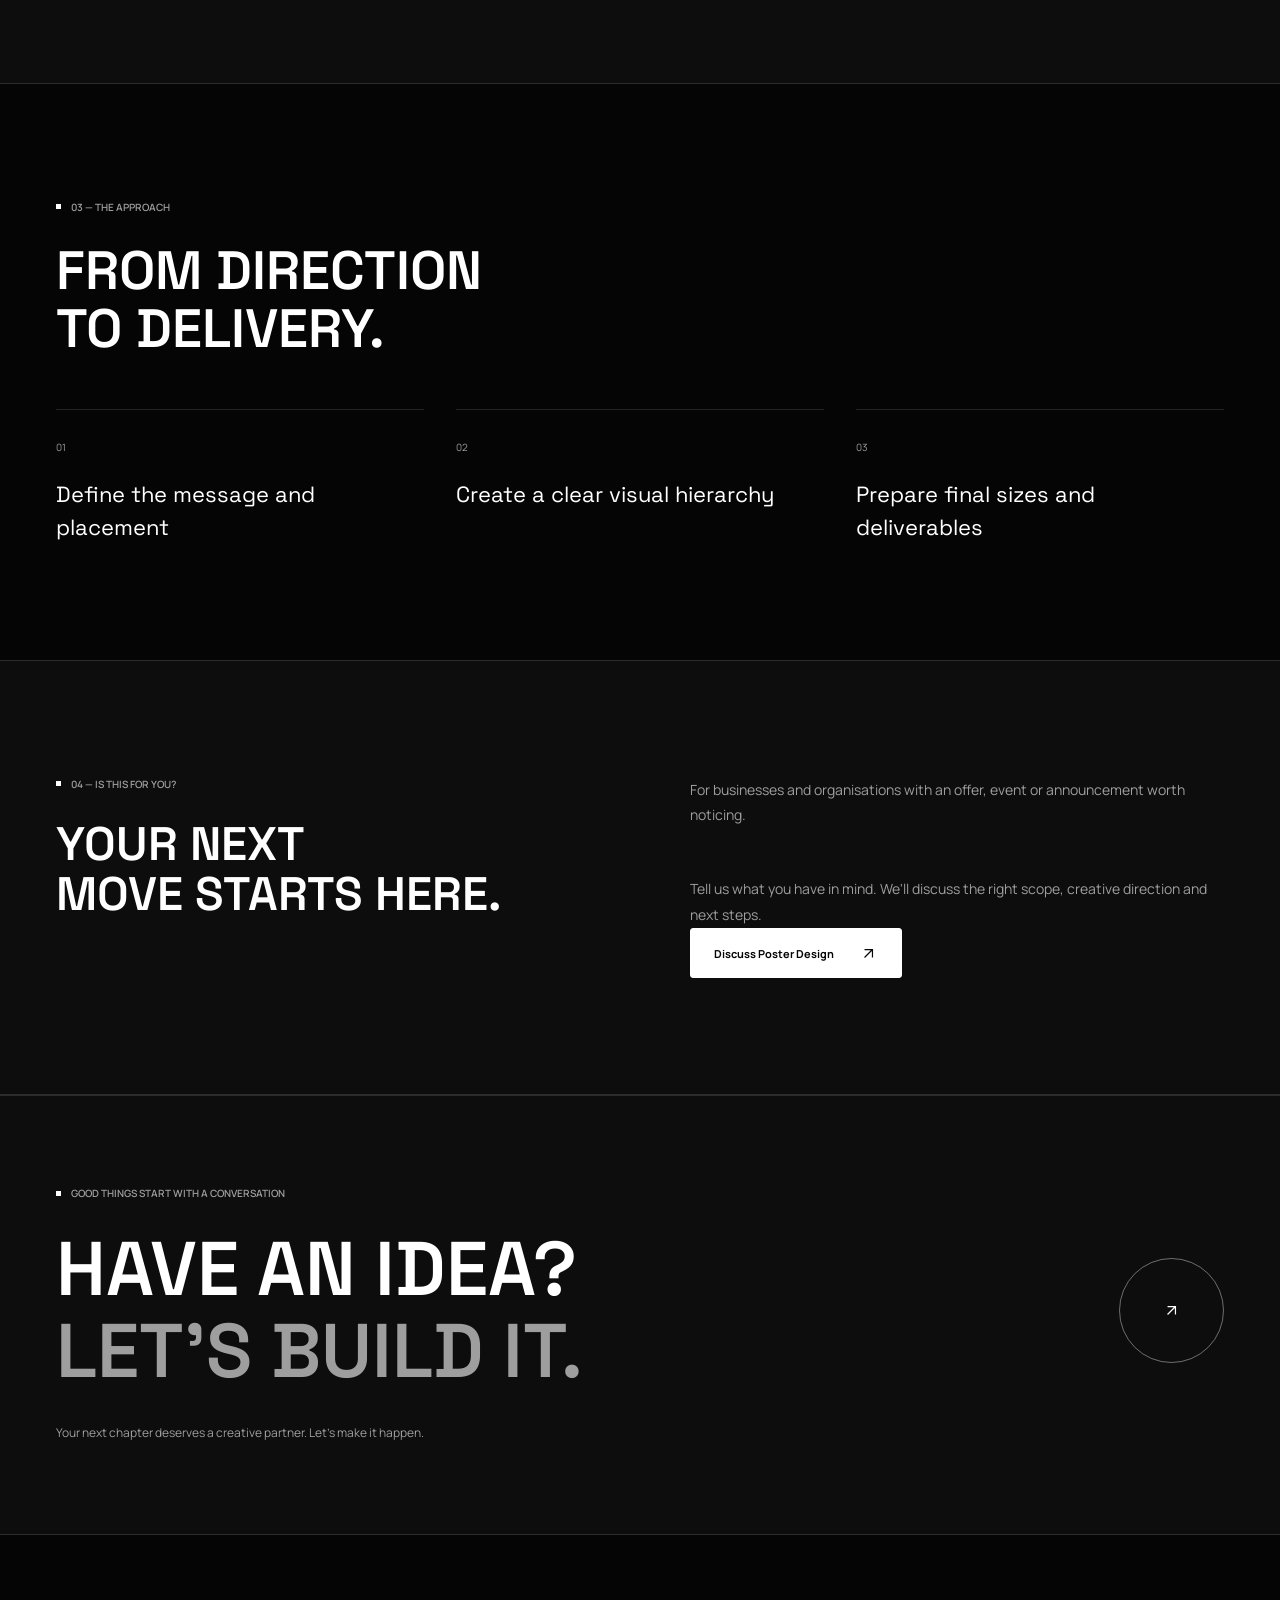
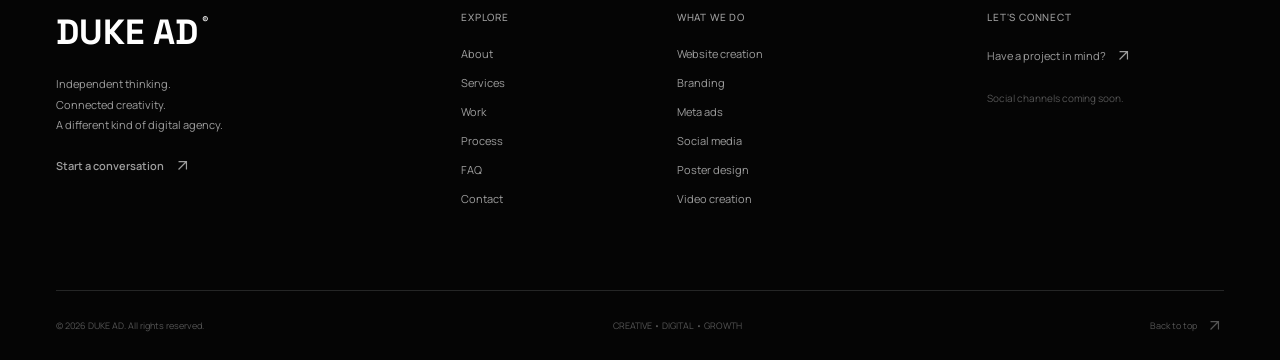
<file: services/poster-design.html>
<!doctype html>
<html lang="en">
<head>
  <meta charset="utf-8">
  <meta name="viewport" content="width=device-width, initial-scale=1">
  <meta name="theme-color" content="#050505">
  <meta name="description" content="DUKE AD — Creative digital solutions including website creation, branding, Meta advertising, social media, poster design and video creation.">
  <title>DUKE AD — Creative Digital Agency</title>
  <link rel="icon" href="../assets/favicon.svg" type="image/svg+xml">
  <link rel="preconnect" href="https://fonts.googleapis.com">
  <link rel="preconnect" href="https://fonts.gstatic.com" crossorigin>
  <link href="https://fonts.googleapis.com/css2?family=Manrope:wght@400;500;600;700;800&family=Space+Grotesk:wght@400;500;600;700&display=swap" rel="stylesheet">
  <link rel="stylesheet" href="../css/style.css">
  <link rel="stylesheet" href="../css/animations.css">
  <link rel="stylesheet" href="../css/responsive.css">
</head>
<body data-page="poster-design" data-prefix="../">
  <div class="site-loader" aria-hidden="true"><span class="wordmark">DUKE AD<span class="brand-dot">®</span></span><span>CREATIVE DIGITAL AGENCY</span><div class="loader-line"></div></div>
  <a class="skip-link" href="#main">Skip to content</a>
  <header class="site-header"><div class="container nav-inner">
    <a href="../index.html" aria-label="DUKE AD home"><span class="wordmark">DUKE AD<span class="brand-dot">®</span></span></a>
    <nav class="desktop-nav" aria-label="Main navigation"><a href="../index.html" data-nav="home">Home</a><a href="../about.html" data-nav="about">About</a><a href="../services.html" data-nav="services">Services</a><a href="../work.html" data-nav="work">Work</a><a href="../process.html" data-nav="process">Process</a><a href="../faq.html" data-nav="faq">FAQ</a><a href="../contact.html" data-nav="contact">Contact</a></nav>
    <div class="nav-controls"><a class="agency-button agency-button-outline nav-cta" href="../contact.html">Let's Talk <span class="arrow-plain" aria-hidden="true"><svg viewBox="0 0 24 24" fill="none" stroke="currentColor" stroke-width="1.5"><path d="M7 17 17 7M7 7h10v10"/></svg></span></a><button class="menu-toggle" aria-label="Open navigation" aria-expanded="false" aria-controls="mobile-navigation"><span></span><span></span><span></span></button></div>
  </div></header>
  <nav id="mobile-navigation" class="mobile-navigation" aria-label="Mobile navigation" inert><a href="../index.html"><span>01</span>Home <span class="arrow-plain"><svg viewBox="0 0 24 24" width="19" height="19" fill="none" stroke="currentColor" stroke-width="1.5" aria-hidden="true"><path d="M7 17 17 7M7 7h10v10"/></svg></span></a><a href="../about.html"><span>02</span>About <span class="arrow-plain"><svg viewBox="0 0 24 24" width="19" height="19" fill="none" stroke="currentColor" stroke-width="1.5" aria-hidden="true"><path d="M7 17 17 7M7 7h10v10"/></svg></span></a><a href="../services.html"><span>03</span>Services <span class="arrow-plain"><svg viewBox="0 0 24 24" width="19" height="19" fill="none" stroke="currentColor" stroke-width="1.5" aria-hidden="true"><path d="M7 17 17 7M7 7h10v10"/></svg></span></a><a href="../work.html"><span>04</span>Work <span class="arrow-plain"><svg viewBox="0 0 24 24" width="19" height="19" fill="none" stroke="currentColor" stroke-width="1.5" aria-hidden="true"><path d="M7 17 17 7M7 7h10v10"/></svg></span></a><a href="../process.html"><span>05</span>Process <span class="arrow-plain"><svg viewBox="0 0 24 24" width="19" height="19" fill="none" stroke="currentColor" stroke-width="1.5" aria-hidden="true"><path d="M7 17 17 7M7 7h10v10"/></svg></span></a><a href="../faq.html"><span>06</span>FAQ <span class="arrow-plain"><svg viewBox="0 0 24 24" width="19" height="19" fill="none" stroke="currentColor" stroke-width="1.5" aria-hidden="true"><path d="M7 17 17 7M7 7h10v10"/></svg></span></a><a href="../contact.html"><span>07</span>Contact <span class="arrow-plain"><svg viewBox="0 0 24 24" width="19" height="19" fill="none" stroke="currentColor" stroke-width="1.5" aria-hidden="true"><path d="M7 17 17 7M7 7h10v10"/></svg></span></a><a class="agency-button agency-button-primary" href="../contact.html">Let's Talk <span class="arrow-plain"><svg viewBox="0 0 24 24" width="19" height="19" fill="none" stroke="currentColor" stroke-width="1.5" aria-hidden="true"><path d="M7 17 17 7M7 7h10v10"/></svg></span></a></nav>
  <main id="main"></main>
  <footer class="site-footer"><div class="container"><div class="footer-grid"><div class="footer-brand"><a href="../index.html"><span class="wordmark">DUKE AD<span class="brand-dot">®</span></span></a><p>Independent thinking.<br>Connected creativity.<br>A different kind of digital agency.</p><a class="text-link" href="../contact.html">Start a conversation <span class="arrow-plain"><svg viewBox="0 0 24 24" width="19" height="19" fill="none" stroke="currentColor" stroke-width="1.5" aria-hidden="true"><path d="M7 17 17 7M7 7h10v10"/></svg></span></a></div><div><h4>EXPLORE</h4><a href="../about.html">About</a><a href="../services.html">Services</a><a href="../work.html">Work</a><a href="../process.html">Process</a><a href="../faq.html">FAQ</a><a href="../contact.html">Contact</a></div><div><h4>WHAT WE DO</h4><a href="../services/website.html">Website creation</a><a href="../services/branding.html">Branding</a><a href="../services/meta-ads.html">Meta ads</a><a href="../services/social-media.html">Social media</a><a href="../services/poster-design.html">Poster design</a><a href="../services/video-creation.html">Video creation</a></div><div><h4>LET'S CONNECT</h4><a href="../contact.html">Have a project in mind? <span class="arrow-plain"><svg viewBox="0 0 24 24" width="19" height="19" fill="none" stroke="currentColor" stroke-width="1.5" aria-hidden="true"><path d="M7 17 17 7M7 7h10v10"/></svg></span></a><p class="footer-note">Social channels coming soon.</p></div></div><div class="footer-bottom"><span>© <span id="year"></span> DUKE AD. All rights reserved.</span><span>CREATIVE • DIGITAL • GROWTH</span><a href="#main">Back to top <span class="arrow-plain"><svg viewBox="0 0 24 24" width="19" height="19" fill="none" stroke="currentColor" stroke-width="1.5" aria-hidden="true"><path d="M7 17 17 7M7 7h10v10"/></svg></span></a></div></div></footer>
  <script src="../js/script.js" defer></script>
</body></html>
</file>
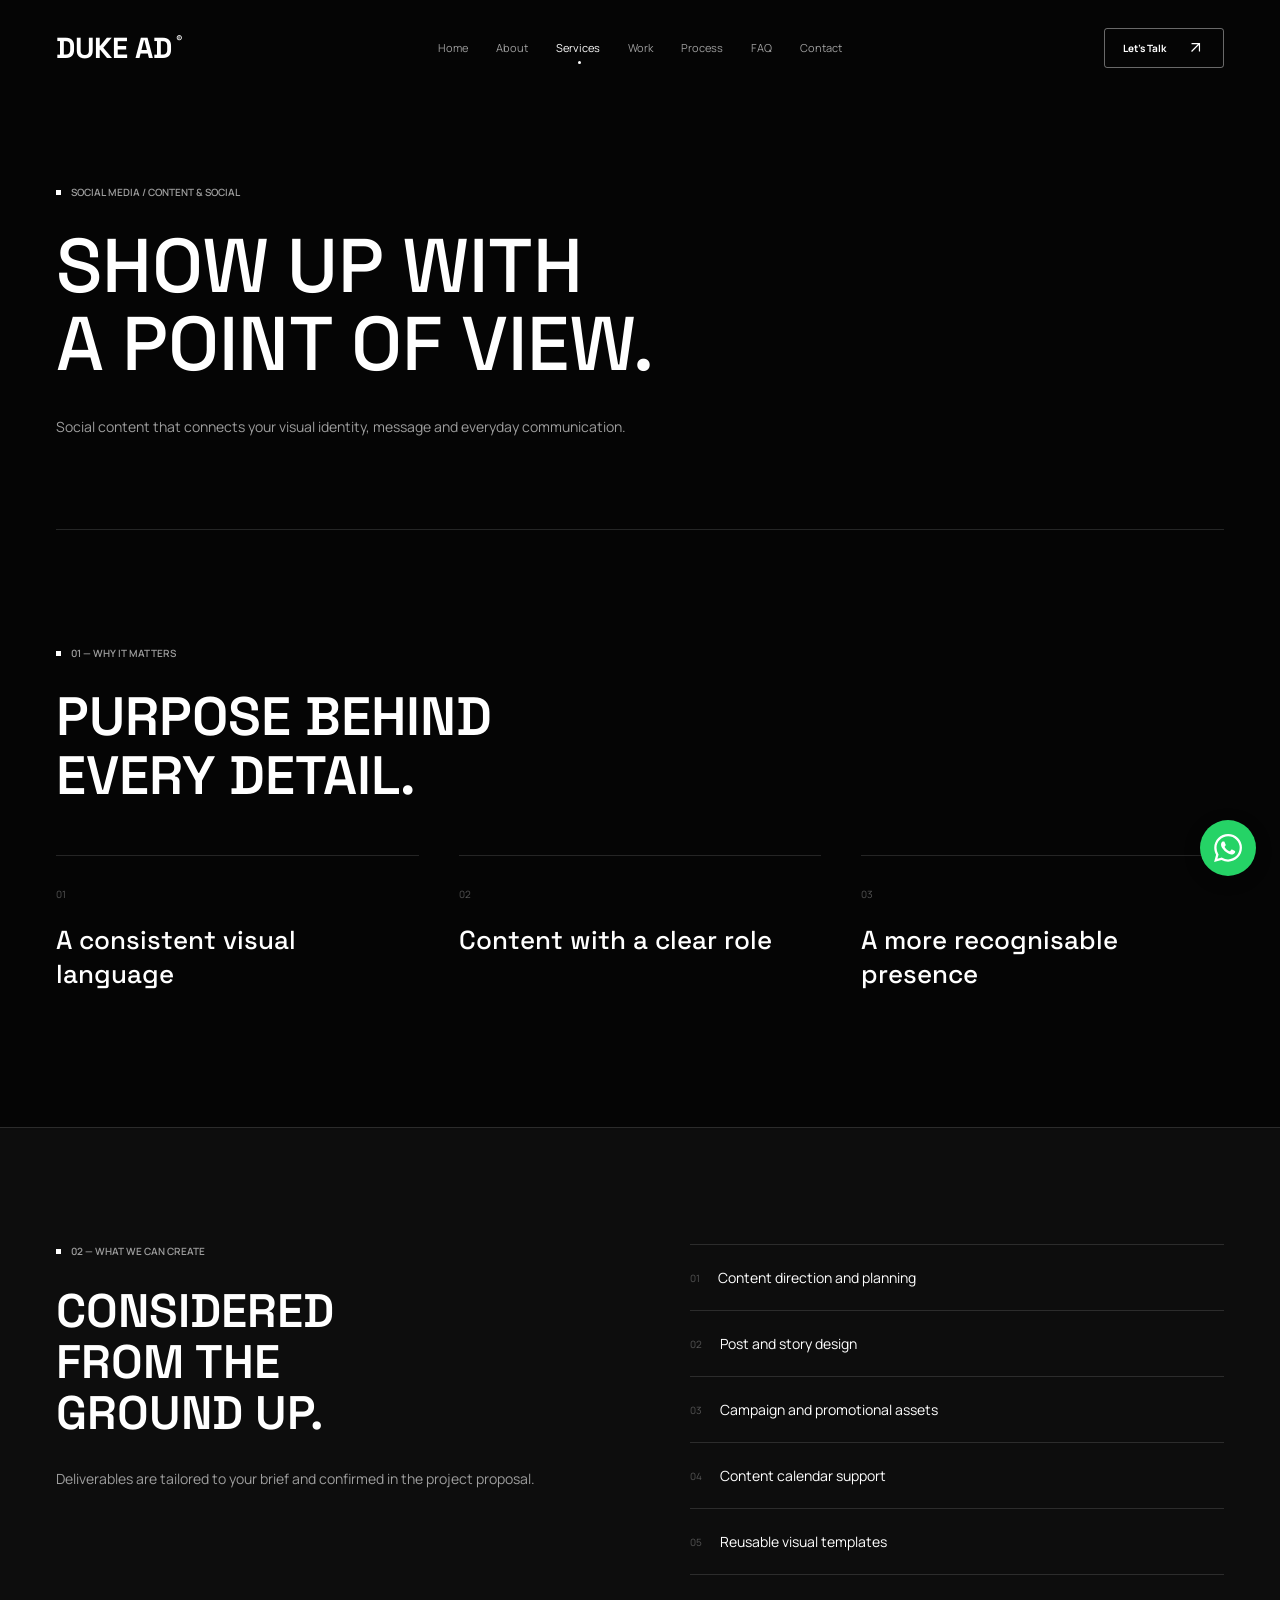
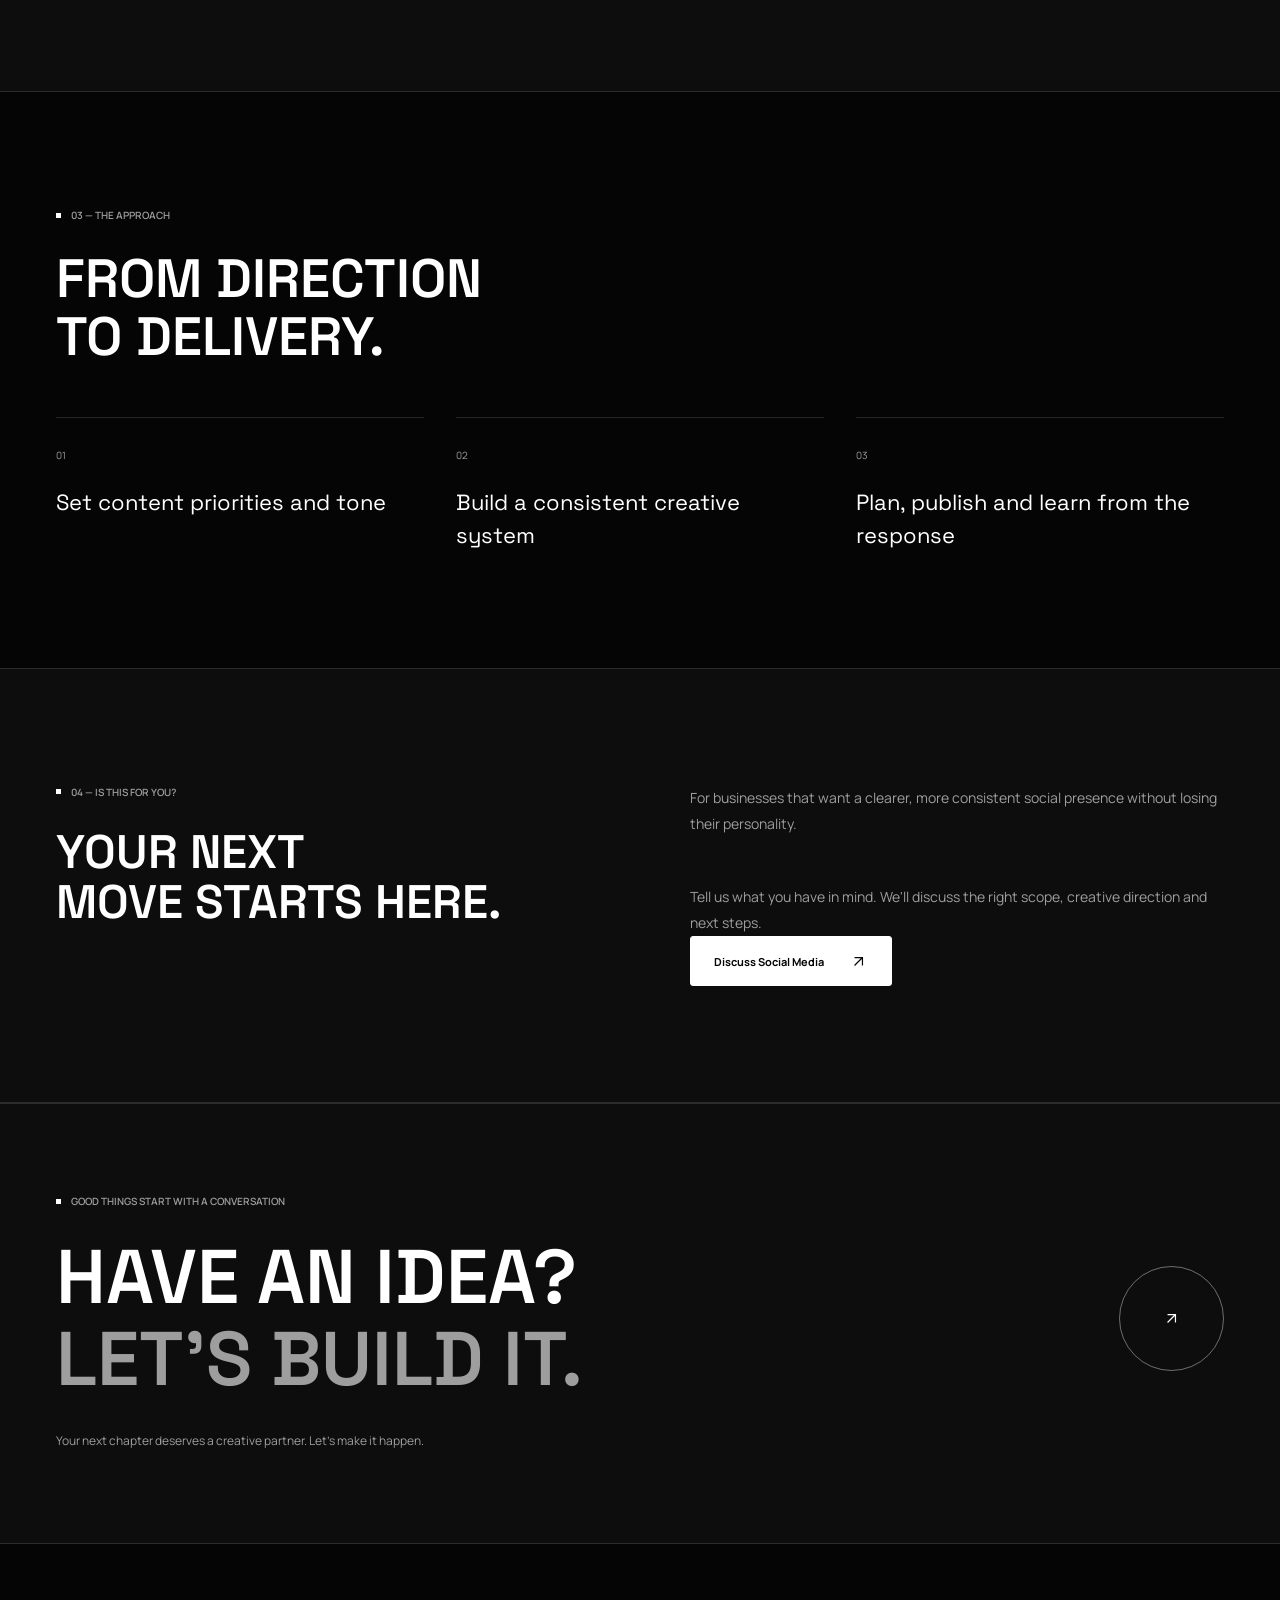
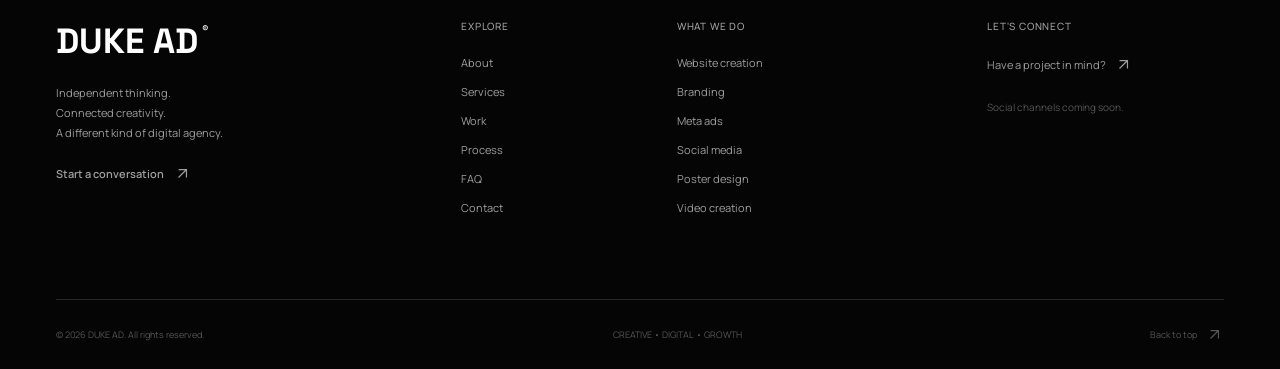
<file: services/social-media.html>
<!doctype html>
<html lang="en">
<head>
  <meta charset="utf-8">
  <meta name="viewport" content="width=device-width, initial-scale=1">
  <meta name="theme-color" content="#050505">
  <meta name="description" content="DUKE AD — Creative digital solutions including website creation, branding, Meta advertising, social media, poster design and video creation.">
  <title>DUKE AD — Creative Digital Agency</title>
  <link rel="icon" href="../assets/favicon.svg" type="image/svg+xml">
  <link rel="preconnect" href="https://fonts.googleapis.com">
  <link rel="preconnect" href="https://fonts.gstatic.com" crossorigin>
  <link href="https://fonts.googleapis.com/css2?family=Manrope:wght@400;500;600;700;800&family=Space+Grotesk:wght@400;500;600;700&display=swap" rel="stylesheet">
  <link rel="stylesheet" href="../css/style.css">
  <link rel="stylesheet" href="../css/animations.css">
  <link rel="stylesheet" href="../css/responsive.css">
</head>
<body data-page="social-media" data-prefix="../">
  <div class="site-loader" aria-hidden="true"><span class="wordmark">DUKE AD<span class="brand-dot">®</span></span><span>CREATIVE DIGITAL AGENCY</span><div class="loader-line"></div></div>
  <a class="skip-link" href="#main">Skip to content</a>
  <header class="site-header"><div class="container nav-inner">
    <a href="../index.html" aria-label="DUKE AD home"><span class="wordmark">DUKE AD<span class="brand-dot">®</span></span></a>
    <nav class="desktop-nav" aria-label="Main navigation"><a href="../index.html" data-nav="home">Home</a><a href="../about.html" data-nav="about">About</a><a href="../services.html" data-nav="services">Services</a><a href="../work.html" data-nav="work">Work</a><a href="../process.html" data-nav="process">Process</a><a href="../faq.html" data-nav="faq">FAQ</a><a href="../contact.html" data-nav="contact">Contact</a></nav>
    <div class="nav-controls"><a class="agency-button agency-button-outline nav-cta" href="../contact.html">Let's Talk <span class="arrow-plain" aria-hidden="true"><svg viewBox="0 0 24 24" fill="none" stroke="currentColor" stroke-width="1.5"><path d="M7 17 17 7M7 7h10v10"/></svg></span></a><button class="menu-toggle" aria-label="Open navigation" aria-expanded="false" aria-controls="mobile-navigation"><span></span><span></span><span></span></button></div>
  </div></header>
  <nav id="mobile-navigation" class="mobile-navigation" aria-label="Mobile navigation" inert><a href="../index.html"><span>01</span>Home <span class="arrow-plain"><svg viewBox="0 0 24 24" width="19" height="19" fill="none" stroke="currentColor" stroke-width="1.5" aria-hidden="true"><path d="M7 17 17 7M7 7h10v10"/></svg></span></a><a href="../about.html"><span>02</span>About <span class="arrow-plain"><svg viewBox="0 0 24 24" width="19" height="19" fill="none" stroke="currentColor" stroke-width="1.5" aria-hidden="true"><path d="M7 17 17 7M7 7h10v10"/></svg></span></a><a href="../services.html"><span>03</span>Services <span class="arrow-plain"><svg viewBox="0 0 24 24" width="19" height="19" fill="none" stroke="currentColor" stroke-width="1.5" aria-hidden="true"><path d="M7 17 17 7M7 7h10v10"/></svg></span></a><a href="../work.html"><span>04</span>Work <span class="arrow-plain"><svg viewBox="0 0 24 24" width="19" height="19" fill="none" stroke="currentColor" stroke-width="1.5" aria-hidden="true"><path d="M7 17 17 7M7 7h10v10"/></svg></span></a><a href="../process.html"><span>05</span>Process <span class="arrow-plain"><svg viewBox="0 0 24 24" width="19" height="19" fill="none" stroke="currentColor" stroke-width="1.5" aria-hidden="true"><path d="M7 17 17 7M7 7h10v10"/></svg></span></a><a href="../faq.html"><span>06</span>FAQ <span class="arrow-plain"><svg viewBox="0 0 24 24" width="19" height="19" fill="none" stroke="currentColor" stroke-width="1.5" aria-hidden="true"><path d="M7 17 17 7M7 7h10v10"/></svg></span></a><a href="../contact.html"><span>07</span>Contact <span class="arrow-plain"><svg viewBox="0 0 24 24" width="19" height="19" fill="none" stroke="currentColor" stroke-width="1.5" aria-hidden="true"><path d="M7 17 17 7M7 7h10v10"/></svg></span></a><a class="agency-button agency-button-primary" href="../contact.html">Let's Talk <span class="arrow-plain"><svg viewBox="0 0 24 24" width="19" height="19" fill="none" stroke="currentColor" stroke-width="1.5" aria-hidden="true"><path d="M7 17 17 7M7 7h10v10"/></svg></span></a></nav>
  <main id="main"></main>
  <footer class="site-footer"><div class="container"><div class="footer-grid"><div class="footer-brand"><a href="../index.html"><span class="wordmark">DUKE AD<span class="brand-dot">®</span></span></a><p>Independent thinking.<br>Connected creativity.<br>A different kind of digital agency.</p><a class="text-link" href="../contact.html">Start a conversation <span class="arrow-plain"><svg viewBox="0 0 24 24" width="19" height="19" fill="none" stroke="currentColor" stroke-width="1.5" aria-hidden="true"><path d="M7 17 17 7M7 7h10v10"/></svg></span></a></div><div><h4>EXPLORE</h4><a href="../about.html">About</a><a href="../services.html">Services</a><a href="../work.html">Work</a><a href="../process.html">Process</a><a href="../faq.html">FAQ</a><a href="../contact.html">Contact</a></div><div><h4>WHAT WE DO</h4><a href="../services/website.html">Website creation</a><a href="../services/branding.html">Branding</a><a href="../services/meta-ads.html">Meta ads</a><a href="../services/social-media.html">Social media</a><a href="../services/poster-design.html">Poster design</a><a href="../services/video-creation.html">Video creation</a></div><div><h4>LET'S CONNECT</h4><a href="../contact.html">Have a project in mind? <span class="arrow-plain"><svg viewBox="0 0 24 24" width="19" height="19" fill="none" stroke="currentColor" stroke-width="1.5" aria-hidden="true"><path d="M7 17 17 7M7 7h10v10"/></svg></span></a><p class="footer-note">Social channels coming soon.</p></div></div><div class="footer-bottom"><span>© <span id="year"></span> DUKE AD. All rights reserved.</span><span>CREATIVE • DIGITAL • GROWTH</span><a href="#main">Back to top <span class="arrow-plain"><svg viewBox="0 0 24 24" width="19" height="19" fill="none" stroke="currentColor" stroke-width="1.5" aria-hidden="true"><path d="M7 17 17 7M7 7h10v10"/></svg></span></a></div></div></footer>
  <script src="../js/script.js" defer></script>
</body></html>
</file>
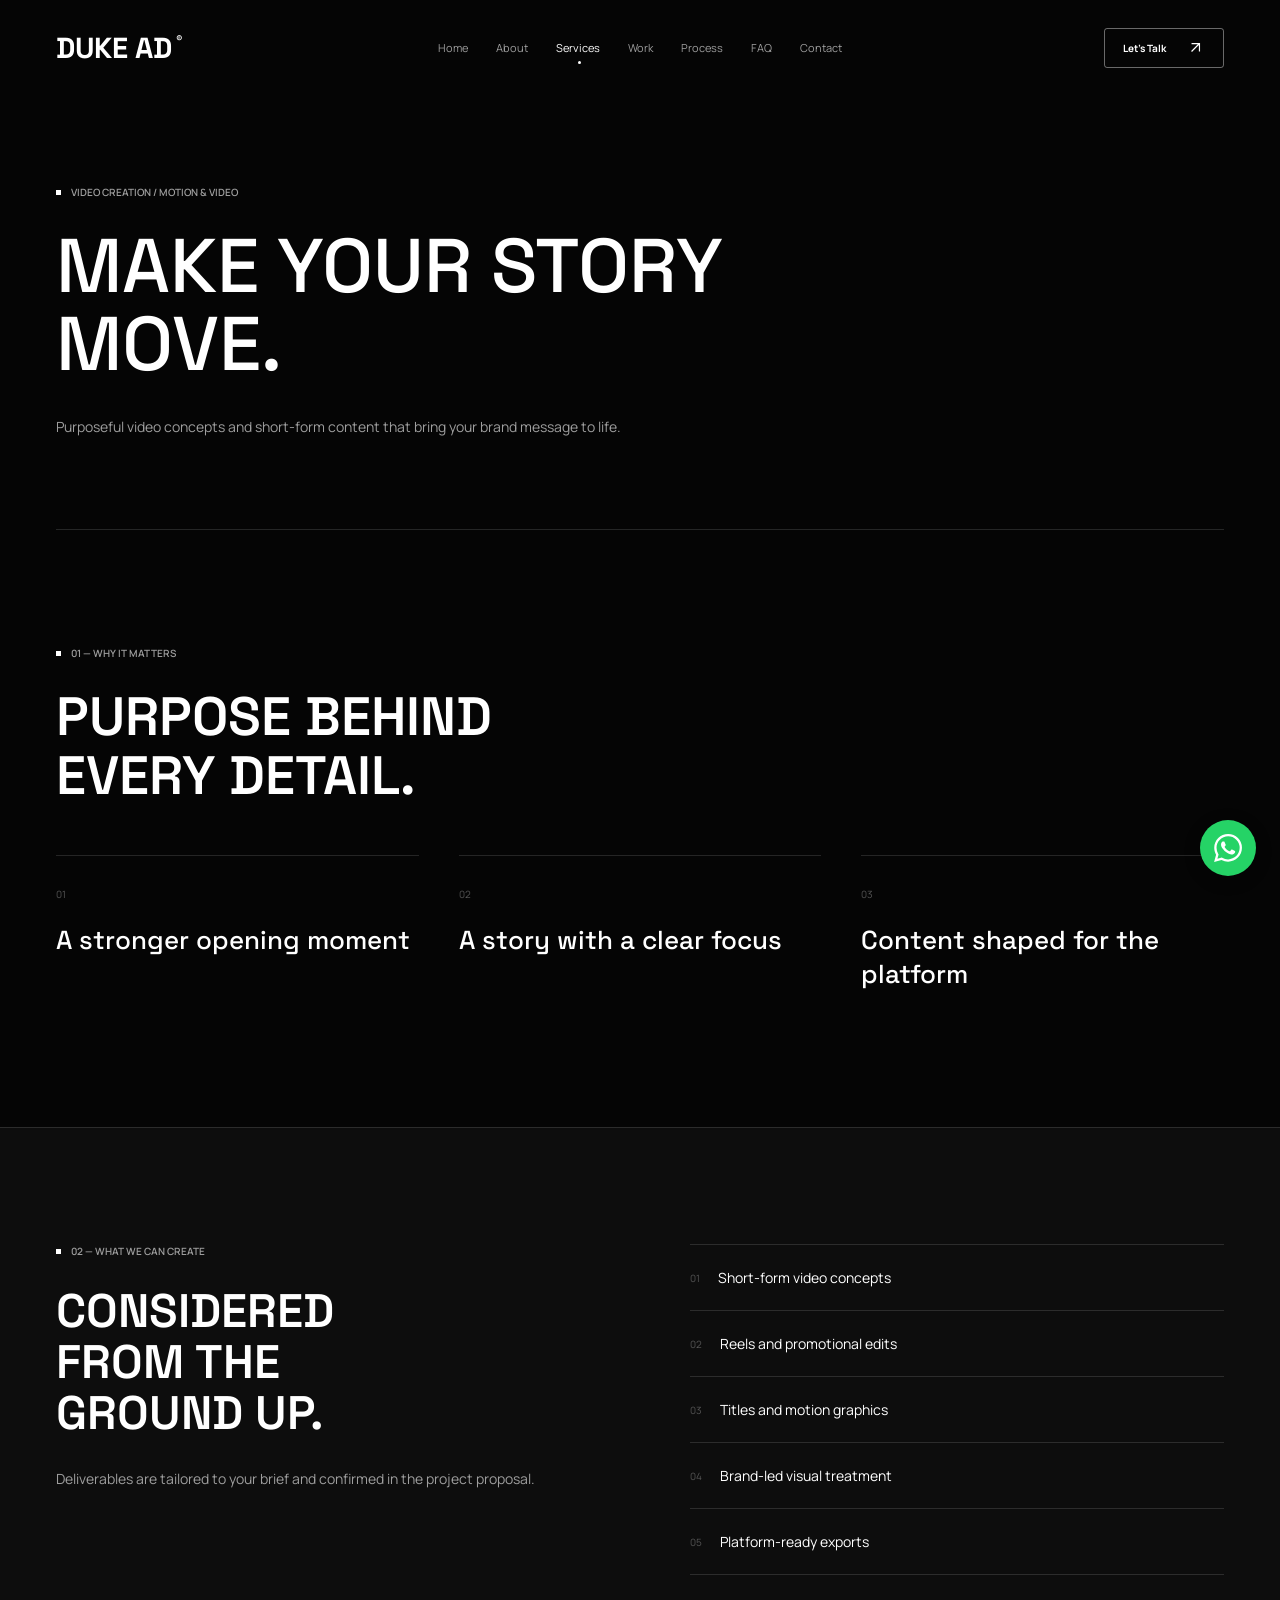
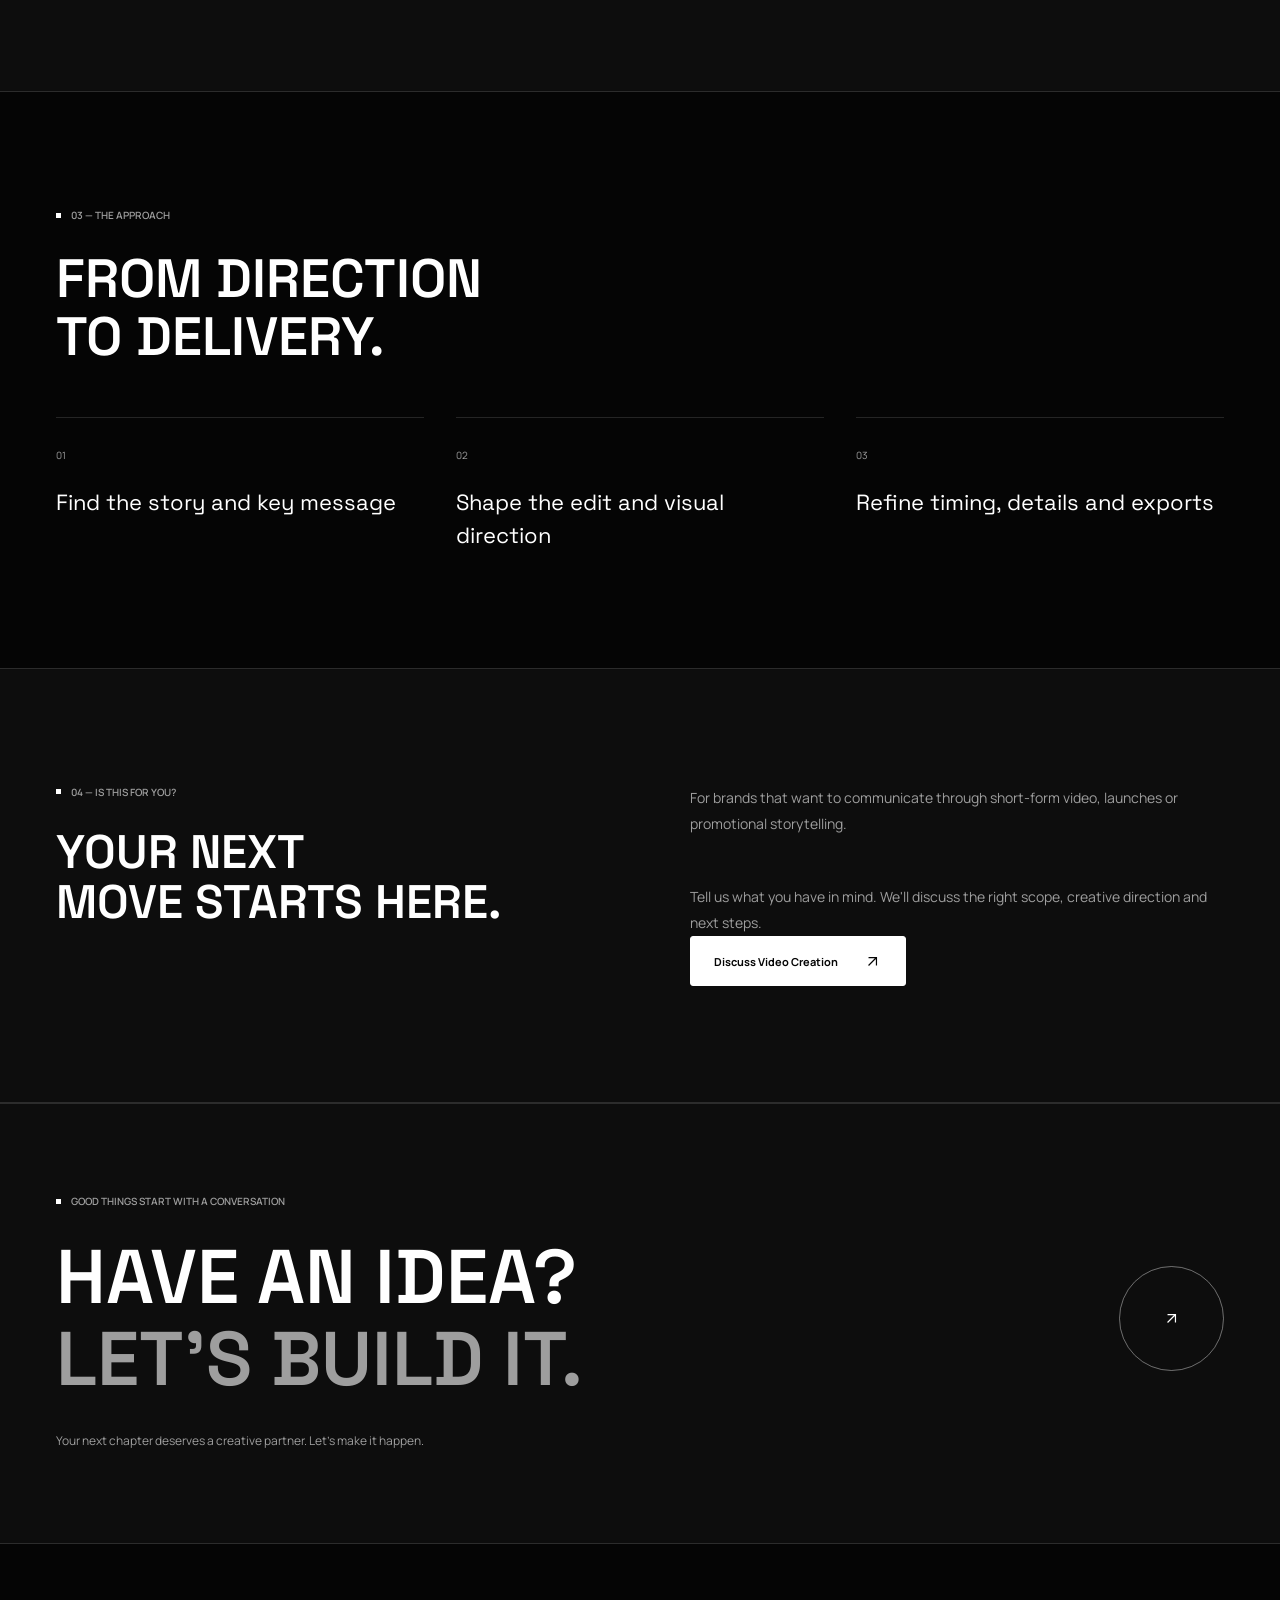
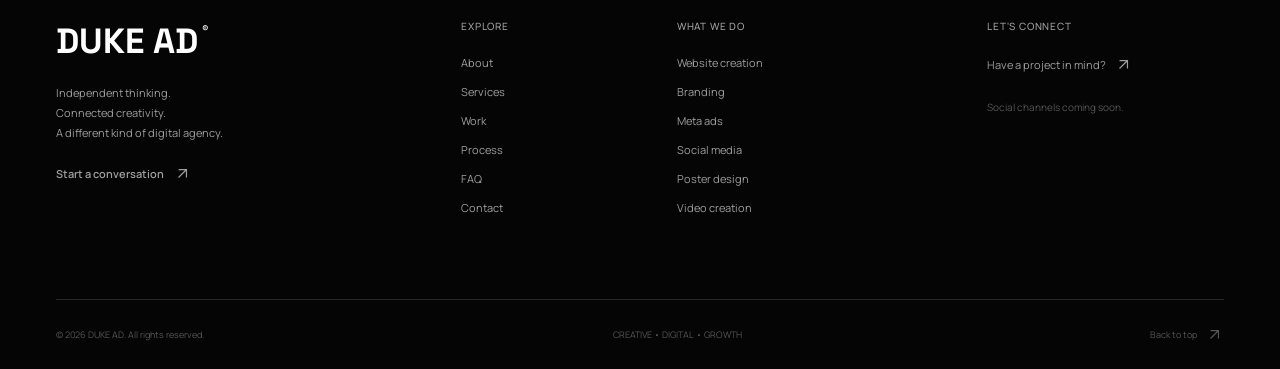
<file: services/video-creation.html>
<!doctype html>
<html lang="en">
<head>
  <meta charset="utf-8">
  <meta name="viewport" content="width=device-width, initial-scale=1">
  <meta name="theme-color" content="#050505">
  <meta name="description" content="DUKE AD — Creative digital solutions including website creation, branding, Meta advertising, social media, poster design and video creation.">
  <title>DUKE AD — Creative Digital Agency</title>
  <link rel="icon" href="../assets/favicon.svg" type="image/svg+xml">
  <link rel="preconnect" href="https://fonts.googleapis.com">
  <link rel="preconnect" href="https://fonts.gstatic.com" crossorigin>
  <link href="https://fonts.googleapis.com/css2?family=Manrope:wght@400;500;600;700;800&family=Space+Grotesk:wght@400;500;600;700&display=swap" rel="stylesheet">
  <link rel="stylesheet" href="../css/style.css">
  <link rel="stylesheet" href="../css/animations.css">
  <link rel="stylesheet" href="../css/responsive.css">
</head>
<body data-page="video-creation" data-prefix="../">
  <div class="site-loader" aria-hidden="true"><span class="wordmark">DUKE AD<span class="brand-dot">®</span></span><span>CREATIVE DIGITAL AGENCY</span><div class="loader-line"></div></div>
  <a class="skip-link" href="#main">Skip to content</a>
  <header class="site-header"><div class="container nav-inner">
    <a href="../index.html" aria-label="DUKE AD home"><span class="wordmark">DUKE AD<span class="brand-dot">®</span></span></a>
    <nav class="desktop-nav" aria-label="Main navigation"><a href="../index.html" data-nav="home">Home</a><a href="../about.html" data-nav="about">About</a><a href="../services.html" data-nav="services">Services</a><a href="../work.html" data-nav="work">Work</a><a href="../process.html" data-nav="process">Process</a><a href="../faq.html" data-nav="faq">FAQ</a><a href="../contact.html" data-nav="contact">Contact</a></nav>
    <div class="nav-controls"><a class="agency-button agency-button-outline nav-cta" href="../contact.html">Let's Talk <span class="arrow-plain" aria-hidden="true"><svg viewBox="0 0 24 24" fill="none" stroke="currentColor" stroke-width="1.5"><path d="M7 17 17 7M7 7h10v10"/></svg></span></a><button class="menu-toggle" aria-label="Open navigation" aria-expanded="false" aria-controls="mobile-navigation"><span></span><span></span><span></span></button></div>
  </div></header>
  <nav id="mobile-navigation" class="mobile-navigation" aria-label="Mobile navigation" inert><a href="../index.html"><span>01</span>Home <span class="arrow-plain"><svg viewBox="0 0 24 24" width="19" height="19" fill="none" stroke="currentColor" stroke-width="1.5" aria-hidden="true"><path d="M7 17 17 7M7 7h10v10"/></svg></span></a><a href="../about.html"><span>02</span>About <span class="arrow-plain"><svg viewBox="0 0 24 24" width="19" height="19" fill="none" stroke="currentColor" stroke-width="1.5" aria-hidden="true"><path d="M7 17 17 7M7 7h10v10"/></svg></span></a><a href="../services.html"><span>03</span>Services <span class="arrow-plain"><svg viewBox="0 0 24 24" width="19" height="19" fill="none" stroke="currentColor" stroke-width="1.5" aria-hidden="true"><path d="M7 17 17 7M7 7h10v10"/></svg></span></a><a href="../work.html"><span>04</span>Work <span class="arrow-plain"><svg viewBox="0 0 24 24" width="19" height="19" fill="none" stroke="currentColor" stroke-width="1.5" aria-hidden="true"><path d="M7 17 17 7M7 7h10v10"/></svg></span></a><a href="../process.html"><span>05</span>Process <span class="arrow-plain"><svg viewBox="0 0 24 24" width="19" height="19" fill="none" stroke="currentColor" stroke-width="1.5" aria-hidden="true"><path d="M7 17 17 7M7 7h10v10"/></svg></span></a><a href="../faq.html"><span>06</span>FAQ <span class="arrow-plain"><svg viewBox="0 0 24 24" width="19" height="19" fill="none" stroke="currentColor" stroke-width="1.5" aria-hidden="true"><path d="M7 17 17 7M7 7h10v10"/></svg></span></a><a href="../contact.html"><span>07</span>Contact <span class="arrow-plain"><svg viewBox="0 0 24 24" width="19" height="19" fill="none" stroke="currentColor" stroke-width="1.5" aria-hidden="true"><path d="M7 17 17 7M7 7h10v10"/></svg></span></a><a class="agency-button agency-button-primary" href="../contact.html">Let's Talk <span class="arrow-plain"><svg viewBox="0 0 24 24" width="19" height="19" fill="none" stroke="currentColor" stroke-width="1.5" aria-hidden="true"><path d="M7 17 17 7M7 7h10v10"/></svg></span></a></nav>
  <main id="main"></main>
  <footer class="site-footer"><div class="container"><div class="footer-grid"><div class="footer-brand"><a href="../index.html"><span class="wordmark">DUKE AD<span class="brand-dot">®</span></span></a><p>Independent thinking.<br>Connected creativity.<br>A different kind of digital agency.</p><a class="text-link" href="../contact.html">Start a conversation <span class="arrow-plain"><svg viewBox="0 0 24 24" width="19" height="19" fill="none" stroke="currentColor" stroke-width="1.5" aria-hidden="true"><path d="M7 17 17 7M7 7h10v10"/></svg></span></a></div><div><h4>EXPLORE</h4><a href="../about.html">About</a><a href="../services.html">Services</a><a href="../work.html">Work</a><a href="../process.html">Process</a><a href="../faq.html">FAQ</a><a href="../contact.html">Contact</a></div><div><h4>WHAT WE DO</h4><a href="../services/website.html">Website creation</a><a href="../services/branding.html">Branding</a><a href="../services/meta-ads.html">Meta ads</a><a href="../services/social-media.html">Social media</a><a href="../services/poster-design.html">Poster design</a><a href="../services/video-creation.html">Video creation</a></div><div><h4>LET'S CONNECT</h4><a href="../contact.html">Have a project in mind? <span class="arrow-plain"><svg viewBox="0 0 24 24" width="19" height="19" fill="none" stroke="currentColor" stroke-width="1.5" aria-hidden="true"><path d="M7 17 17 7M7 7h10v10"/></svg></span></a><p class="footer-note">Social channels coming soon.</p></div></div><div class="footer-bottom"><span>© <span id="year"></span> DUKE AD. All rights reserved.</span><span>CREATIVE • DIGITAL • GROWTH</span><a href="#main">Back to top <span class="arrow-plain"><svg viewBox="0 0 24 24" width="19" height="19" fill="none" stroke="currentColor" stroke-width="1.5" aria-hidden="true"><path d="M7 17 17 7M7 7h10v10"/></svg></span></a></div></div></footer>
  <script src="../js/script.js" defer></script>
</body></html>
</file>
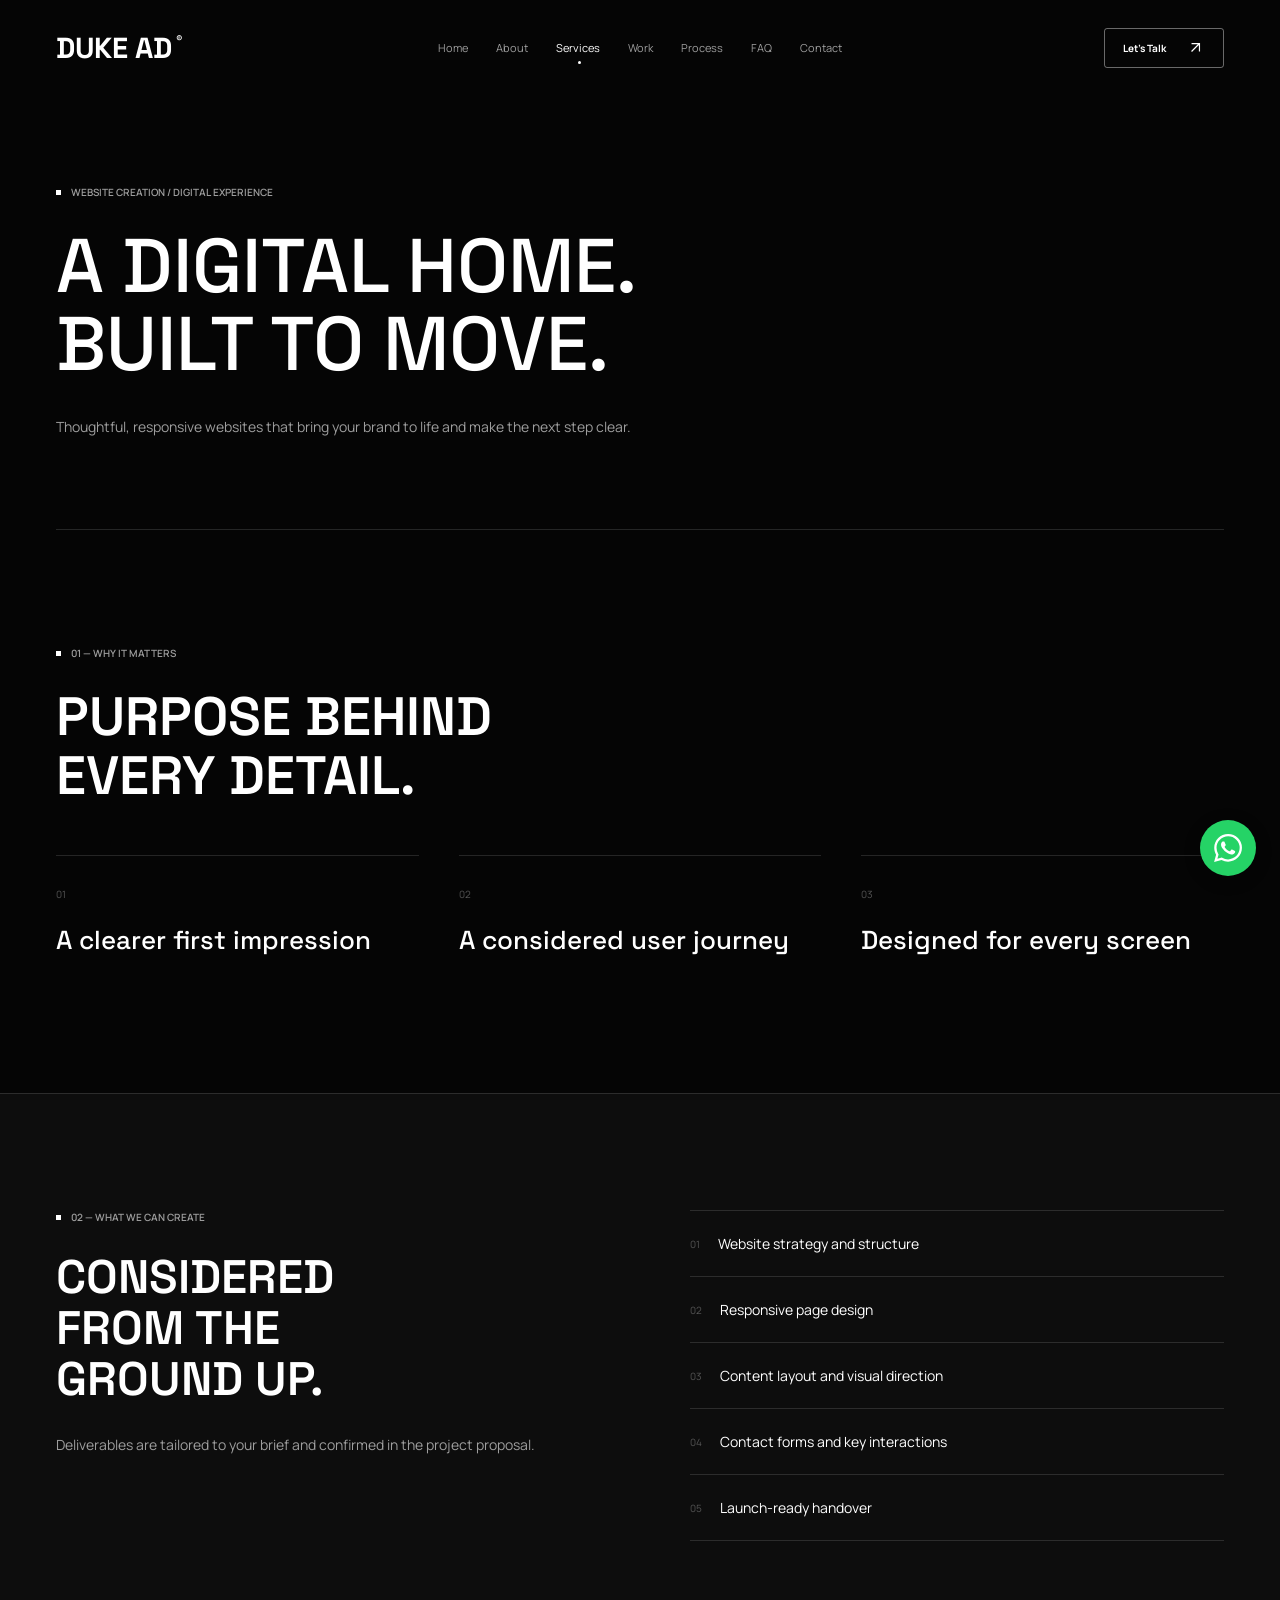
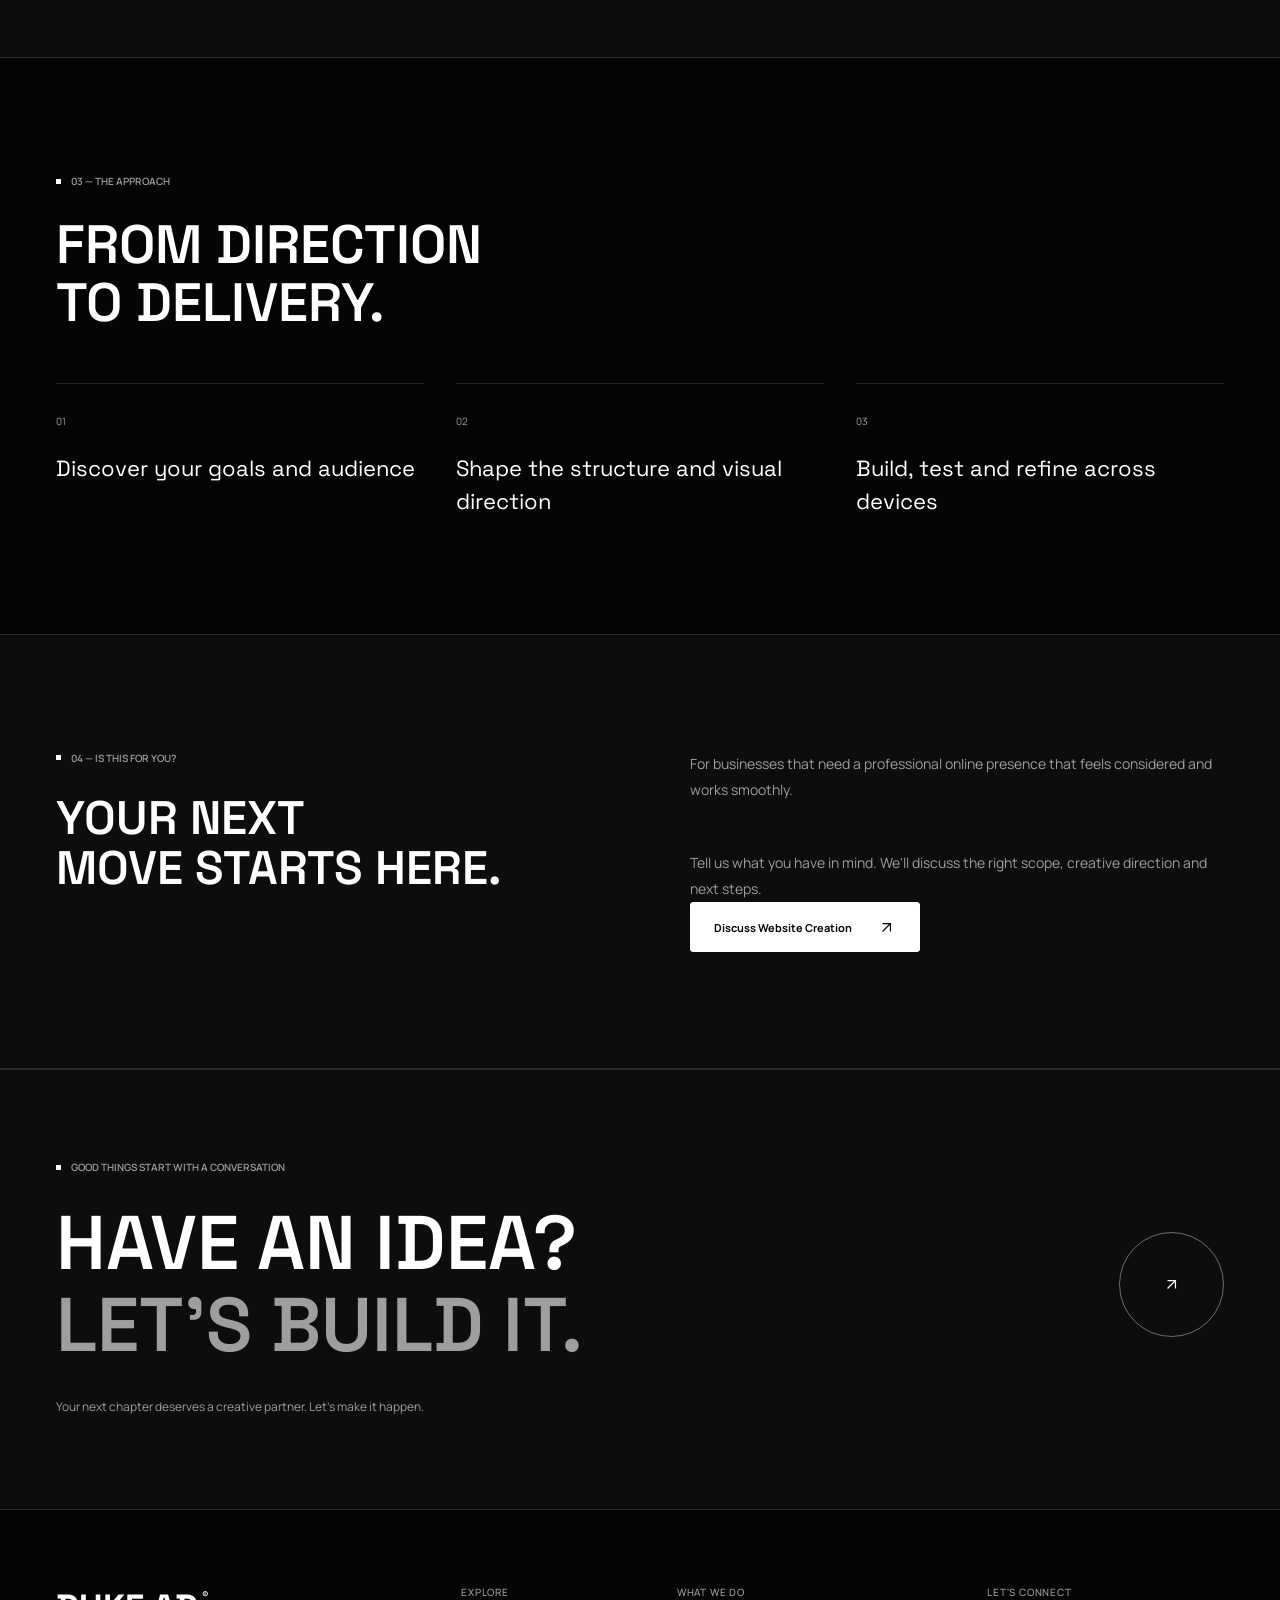
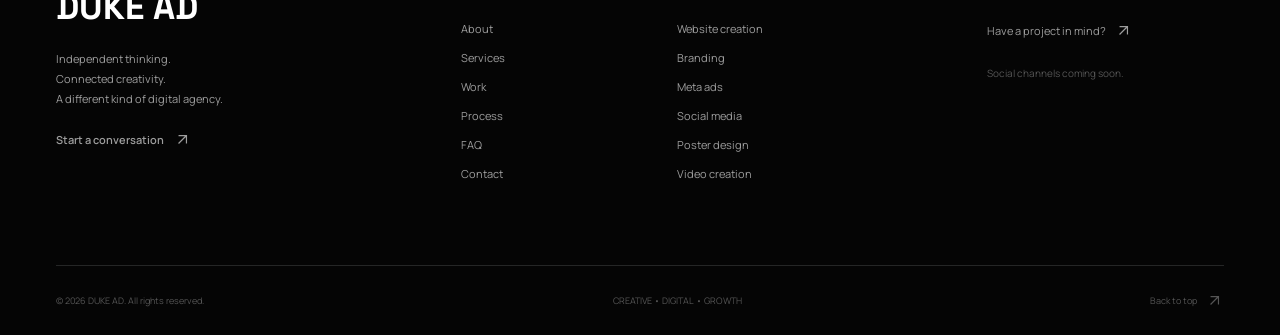
<file: services/website.html>
<!doctype html>
<html lang="en">
<head>
  <meta charset="utf-8">
  <meta name="viewport" content="width=device-width, initial-scale=1">
  <meta name="theme-color" content="#050505">
  <meta name="description" content="DUKE AD — Creative digital solutions including website creation, branding, Meta advertising, social media, poster design and video creation.">
  <title>DUKE AD — Creative Digital Agency</title>
  <link rel="icon" href="../assets/favicon.svg" type="image/svg+xml">
  <link rel="preconnect" href="https://fonts.googleapis.com">
  <link rel="preconnect" href="https://fonts.gstatic.com" crossorigin>
  <link href="https://fonts.googleapis.com/css2?family=Manrope:wght@400;500;600;700;800&family=Space+Grotesk:wght@400;500;600;700&display=swap" rel="stylesheet">
  <link rel="stylesheet" href="../css/style.css">
  <link rel="stylesheet" href="../css/animations.css">
  <link rel="stylesheet" href="../css/responsive.css">
</head>
<body data-page="website" data-prefix="../">
  <div class="site-loader" aria-hidden="true"><span class="wordmark">DUKE AD<span class="brand-dot">®</span></span><span>CREATIVE DIGITAL AGENCY</span><div class="loader-line"></div></div>
  <a class="skip-link" href="#main">Skip to content</a>
  <header class="site-header"><div class="container nav-inner">
    <a href="../index.html" aria-label="DUKE AD home"><span class="wordmark">DUKE AD<span class="brand-dot">®</span></span></a>
    <nav class="desktop-nav" aria-label="Main navigation"><a href="../index.html" data-nav="home">Home</a><a href="../about.html" data-nav="about">About</a><a href="../services.html" data-nav="services">Services</a><a href="../work.html" data-nav="work">Work</a><a href="../process.html" data-nav="process">Process</a><a href="../faq.html" data-nav="faq">FAQ</a><a href="../contact.html" data-nav="contact">Contact</a></nav>
    <div class="nav-controls"><a class="agency-button agency-button-outline nav-cta" href="../contact.html">Let's Talk <span class="arrow-plain" aria-hidden="true"><svg viewBox="0 0 24 24" fill="none" stroke="currentColor" stroke-width="1.5"><path d="M7 17 17 7M7 7h10v10"/></svg></span></a><button class="menu-toggle" aria-label="Open navigation" aria-expanded="false" aria-controls="mobile-navigation"><span></span><span></span><span></span></button></div>
  </div></header>
  <nav id="mobile-navigation" class="mobile-navigation" aria-label="Mobile navigation" inert><a href="../index.html"><span>01</span>Home <span class="arrow-plain"><svg viewBox="0 0 24 24" width="19" height="19" fill="none" stroke="currentColor" stroke-width="1.5" aria-hidden="true"><path d="M7 17 17 7M7 7h10v10"/></svg></span></a><a href="../about.html"><span>02</span>About <span class="arrow-plain"><svg viewBox="0 0 24 24" width="19" height="19" fill="none" stroke="currentColor" stroke-width="1.5" aria-hidden="true"><path d="M7 17 17 7M7 7h10v10"/></svg></span></a><a href="../services.html"><span>03</span>Services <span class="arrow-plain"><svg viewBox="0 0 24 24" width="19" height="19" fill="none" stroke="currentColor" stroke-width="1.5" aria-hidden="true"><path d="M7 17 17 7M7 7h10v10"/></svg></span></a><a href="../work.html"><span>04</span>Work <span class="arrow-plain"><svg viewBox="0 0 24 24" width="19" height="19" fill="none" stroke="currentColor" stroke-width="1.5" aria-hidden="true"><path d="M7 17 17 7M7 7h10v10"/></svg></span></a><a href="../process.html"><span>05</span>Process <span class="arrow-plain"><svg viewBox="0 0 24 24" width="19" height="19" fill="none" stroke="currentColor" stroke-width="1.5" aria-hidden="true"><path d="M7 17 17 7M7 7h10v10"/></svg></span></a><a href="../faq.html"><span>06</span>FAQ <span class="arrow-plain"><svg viewBox="0 0 24 24" width="19" height="19" fill="none" stroke="currentColor" stroke-width="1.5" aria-hidden="true"><path d="M7 17 17 7M7 7h10v10"/></svg></span></a><a href="../contact.html"><span>07</span>Contact <span class="arrow-plain"><svg viewBox="0 0 24 24" width="19" height="19" fill="none" stroke="currentColor" stroke-width="1.5" aria-hidden="true"><path d="M7 17 17 7M7 7h10v10"/></svg></span></a><a class="agency-button agency-button-primary" href="../contact.html">Let's Talk <span class="arrow-plain"><svg viewBox="0 0 24 24" width="19" height="19" fill="none" stroke="currentColor" stroke-width="1.5" aria-hidden="true"><path d="M7 17 17 7M7 7h10v10"/></svg></span></a></nav>
  <main id="main"></main>
  <footer class="site-footer"><div class="container"><div class="footer-grid"><div class="footer-brand"><a href="../index.html"><span class="wordmark">DUKE AD<span class="brand-dot">®</span></span></a><p>Independent thinking.<br>Connected creativity.<br>A different kind of digital agency.</p><a class="text-link" href="../contact.html">Start a conversation <span class="arrow-plain"><svg viewBox="0 0 24 24" width="19" height="19" fill="none" stroke="currentColor" stroke-width="1.5" aria-hidden="true"><path d="M7 17 17 7M7 7h10v10"/></svg></span></a></div><div><h4>EXPLORE</h4><a href="../about.html">About</a><a href="../services.html">Services</a><a href="../work.html">Work</a><a href="../process.html">Process</a><a href="../faq.html">FAQ</a><a href="../contact.html">Contact</a></div><div><h4>WHAT WE DO</h4><a href="../services/website.html">Website creation</a><a href="../services/branding.html">Branding</a><a href="../services/meta-ads.html">Meta ads</a><a href="../services/social-media.html">Social media</a><a href="../services/poster-design.html">Poster design</a><a href="../services/video-creation.html">Video creation</a></div><div><h4>LET'S CONNECT</h4><a href="../contact.html">Have a project in mind? <span class="arrow-plain"><svg viewBox="0 0 24 24" width="19" height="19" fill="none" stroke="currentColor" stroke-width="1.5" aria-hidden="true"><path d="M7 17 17 7M7 7h10v10"/></svg></span></a><p class="footer-note">Social channels coming soon.</p></div></div><div class="footer-bottom"><span>© <span id="year"></span> DUKE AD. All rights reserved.</span><span>CREATIVE • DIGITAL • GROWTH</span><a href="#main">Back to top <span class="arrow-plain"><svg viewBox="0 0 24 24" width="19" height="19" fill="none" stroke="currentColor" stroke-width="1.5" aria-hidden="true"><path d="M7 17 17 7M7 7h10v10"/></svg></span></a></div></div></footer>
  <script src="../js/script.js" defer></script>
</body></html>
</file>
<file: css/style.css>
/* DUKE AD design tokens */
:root {
  --radius: 0.25rem;
  --background: oklch(0.115 0 0);
  --foreground: oklch(1 0 0);
  --card: oklch(0.16 0 0);
  --card-foreground: oklch(1 0 0);
  --popover: oklch(0.16 0 0);
  --popover-foreground: oklch(1 0 0);
  --primary: oklch(1 0 0);
  --primary-foreground: oklch(0.115 0 0);
  --secondary: oklch(0.16 0 0);
  --secondary-foreground: oklch(1 0 0);
  --muted: oklch(0.2 0 0);
  --muted-foreground: oklch(0.7 0 0);
  --accent: oklch(0.22 0 0);
  --accent-foreground: oklch(1 0 0);
  --destructive: oklch(0.75 0.13 25);
  --destructive-foreground: oklch(0.115 0 0);
  --border: oklch(1 0 0 / 0.13);
  --input: oklch(1 0 0 / 0.2);
  --ring: oklch(1 0 0);
}

/* Shared foundations */
:root {
  --container: 1280px;
  --gutter: 56px;
  --nav-height: 96px;
  --section-space: 116px;
  --ease: cubic-bezier(0.22, 1, 0.36, 1);
  --duration: 350ms;
  --display-font: "Space Grotesk", sans-serif;
  --body-font: "Manrope", sans-serif;
  --surface: oklch(0.16 0 0);
  --soft: oklch(0.7 0 0);
  --faint: oklch(0.45 0 0);
  --line: oklch(1 0 0 / 0.13);
  --line-strong: oklch(1 0 0 / 0.4);
}

* {
  box-sizing: border-box;
}

html {
  scroll-behavior: smooth;
  scroll-padding-top: 100px;
}

body {
  margin: 0;
  background-color: var(--background);
  color: var(--foreground);
  font-family: var(--body-font);
  -webkit-font-smoothing: antialiased;
  letter-spacing: 0;
}

body.menu-open {
  overflow: hidden;
}

a {
  color: inherit;
  text-decoration: none;
}

button,
input,
select,
textarea {
  font: inherit;
}

button,
a {
  -webkit-tap-highlight-color: transparent;
}

a:focus-visible,
button:focus-visible,
input:focus-visible,
select:focus-visible,
textarea:focus-visible {
  outline: 2px solid var(--foreground);
  outline-offset: 5px;
}

h1,
h2,
h3,
h4,
p {
  margin: 0;
}

h1,
h2,
h3 {
  font-family: var(--display-font);
  letter-spacing: 0;
}

p {
  color: var(--muted-foreground);
  line-height: 1.85;
  font-size: 14px;
}

::selection {
  background: var(--foreground);
  color: var(--background);
}

.container {
  width: calc(100% - var(--gutter) * 2);
  max-width: var(--container);
  margin-inline: auto;
}

.section {
  padding-block: var(--section-space);
}

.section-band {
  background: var(--secondary);
  border-block: 1px solid var(--border);
}

.section-label {
  display: flex;
  align-items: center;
  gap: 10px;
  color: var(--soft);
  font-size: 10px;
  font-weight: 600;
  letter-spacing: 0;
  margin-bottom: 28px;
}

.label-square {
  height: 5px;
  width: 5px;
  background: var(--foreground);
  flex-shrink: 0;
}

.section-heading {
  display: flex;
  align-items: flex-end;
  justify-content: space-between;
  gap: 32px;
  margin-bottom: 50px;
}

h2 {
  font-size: 54px;
  line-height: 1.08;
  font-weight: 600;
}

.section-heading .text-link {
  margin-bottom: 7px;
}

.text-link {
  display: inline-flex;
  align-items: center;
  gap: 18px;
  font-size: 12px;
  font-weight: 600;
}

.arrow-circle {
  width: 46px;
  height: 46px;
  display: inline-flex;
  align-items: center;
  justify-content: center;
  border: 1px solid var(--line-strong);
  border-radius: 50%;
  flex-shrink: 0;
}

.arrow-circle svg {
  width: 19px;
  height: 19px;
}

.arrow-plain {
  display: inline-flex;
  align-items: center;
  justify-content: center;
  flex-shrink: 0;
}

.arrow-plain svg {
  width: 19px;
  height: 19px;
}

.agency-button {
  height: 50px;
  border-radius: 3px;
  padding: 0 23px;
  font-size: 11px;
  font-weight: 700;
  gap: 25px;
  box-shadow: none;
}

.agency-button-primary {
  background: var(--primary);
  color: var(--primary-foreground);
  border: 1px solid var(--primary);
}

.agency-button-outline {
  background: transparent;
  border: 1px solid var(--line-strong);
  color: var(--foreground);
}

.agency-button-primary:hover {
  background: var(--soft);
  border-color: var(--soft);
}

.agency-button-outline:hover {
  background: var(--foreground);
  color: var(--background);
}

.button-row {
  display: flex;
  gap: 12px;
  flex-wrap: wrap;
}

.wordmark {
  font-family: var(--display-font);
  font-size: 29px;
  font-weight: 700;
  white-space: nowrap;
  display: inline-flex;
  align-items: flex-start;
}

.brand-dot {
  font-family: var(--body-font);
  font-size: 10px;
  margin: 3px 0 0 4px;
}

.skip-link {
  position: fixed;
  left: 16px;
  top: -80px;
  z-index: 150;
  background: var(--foreground);
  color: var(--background);
  padding: 14px;
}

.skip-link:focus {
  top: 12px;
}

/* Navigation and loading */
.site-header {
  position: fixed;
  inset: 0 0 auto;
  z-index: 60;
  height: var(--nav-height);
  border-bottom: 1px solid transparent;
  transition:
    background var(--duration),
    height var(--duration),
    border-color var(--duration);
}

.site-header.scrolled {
  height: 78px;
  background: color-mix(in oklab, var(--background) 95%, transparent);
  border-color: var(--border);
  backdrop-filter: blur(12px);
}

.nav-inner {
  height: 100%;
  display: grid;
  grid-template-columns: minmax(0, 1fr) auto minmax(0, 1fr);
  align-items: center;
  gap: 40px;
}

.desktop-nav {
  display: flex;
  gap: 28px;
}

.desktop-nav a {
  font-size: 11px;
  color: var(--soft);
  position: relative;
  padding-block: 9px;
}

.desktop-nav a:hover,
.desktop-nav a[aria-current="page"] {
  color: var(--foreground);
}

.desktop-nav a[aria-current="page"]:after {
  content: "";
  position: absolute;
  bottom: 0;
  left: 50%;
  width: 3px;
  height: 3px;
  background: var(--foreground);
  border-radius: 50%;
}

.nav-controls {
  display: flex;
  gap: 14px;
  justify-content: flex-end;
}

.nav-cta {
  height: 40px;
  padding-inline: 18px;
  font-size: 10px;
  gap: 20px;
}

.menu-toggle {
  display: none;
  width: 40px;
  height: 40px;
  flex-direction: column;
  gap: 5px;
  padding: 10px;
}

.menu-toggle span {
  display: block;
  width: 20px;
  height: 1px;
  background: var(--foreground);
  transition:
    transform var(--duration),
    opacity var(--duration);
}

.menu-toggle.is-open span:first-child {
  transform: translateY(6px) rotate(45deg);
}

.menu-toggle.is-open span:nth-child(2) {
  opacity: 0;
}

.menu-toggle.is-open span:last-child {
  transform: translateY(-6px) rotate(-45deg);
}

.mobile-navigation {
  display: none;
}

.site-loader {
  position: fixed;
  inset: 0;
  z-index: 200;
  background: var(--background);
  display: flex;
  align-items: center;
  justify-content: center;
  flex-direction: column;
  gap: 18px;
  pointer-events: none;
}

.site-loader .wordmark {
  font-size: 52px;
}

.site-loader>span {
  font-size: 8px;
  color: var(--soft);
}

.loader-line {
  height: 1px;
  width: 160px;
  background: var(--border);
  overflow: hidden;
}

.loader-line:after {
  content: "";
  display: block;
  width: 100%;
  height: 100%;
  background: var(--foreground);
  transform-origin: left;
  animation: loader-progress 0.85s var(--ease) both;
}

/* Home hero */
.home-hero {
  padding-top: var(--nav-height);
  min-height: 760px;
  position: relative;
  overflow: hidden;
  border-bottom: 1px solid var(--border);
}

.hero-inner {
  display: grid;
  grid-template-columns: 1.15fr 1fr;
  align-items: center;
  gap: 25px;
  min-height: 620px;
  padding-top: 26px;
  padding-bottom: 70px;
}

.hero-copy {
  position: relative;
  z-index: 2;
}

.hero-eyebrow {
  font-size: 9px;
  color: var(--soft);
  margin-bottom: 29px;
  display: flex;
  align-items: center;
  gap: 11px;
}

.status-dot {
  height: 5px;
  width: 5px;
  background: var(--foreground);
  border-radius: 50%;
}

.hero-copy h1 {
  font-size: 78px;
  font-weight: 600;
  line-height: 0.99;
  max-width: 640px;
}

.outline-text {
  color: transparent;
  -webkit-text-stroke: 1px var(--soft);
}

.hero-copy>p {
  font-size: 12px;
  max-width: 355px;
  margin: 28px 0;
}

.hero-copy .button-row {
  margin-top: 31px;
}

.hero-bottom {
  position: absolute;
  bottom: 30px;
  left: var(--gutter);
  right: var(--gutter);
  display: flex;
  justify-content: space-between;
  align-items: center;
  max-width: var(--container);
  margin: auto;
}

.scroll-hint {
  display: flex;
  align-items: center;
  gap: 12px;
  color: var(--soft);
  font-size: 8px;
}

.hero-bottom>span {
  font-size: 8px;
  color: var(--faint);
}

.hero-visual {
  position: relative;
  min-width: 0;
  width: 100%;
  height: 470px;
  perspective: 900px;
}

.orbit {
  position: absolute;
  left: 50%;
  top: 50%;
  border: 1px solid var(--line);
  border-radius: 50%;
  width: 430px;
  height: 430px;
  transform: translate(-50%, -50%);
}

.orbit-two {
  width: 510px;
  height: 220px;
  transform: translate(-50%, -50%) rotate(-38deg);
}

.orbit-three {
  width: 280px;
  height: 480px;
  transform: translate(-50%, -50%) rotate(40deg);
  border-color: var(--border);
}

.orbit-point {
  position: absolute;
  height: 7px;
  width: 7px;
  border-radius: 50%;
  background: var(--foreground);
  left: 9%;
  top: 28%;
  box-shadow: 0 0 18px var(--line-strong);
}

.brand-card {
  position: absolute;
  left: 50%;
  top: 50%;
  width: 290px;
  height: 340px;
  background: linear-gradient(125deg, var(--surface), var(--secondary) 68%);
  border: 1px solid var(--line-strong);
  border-radius: 6px;
  padding: 24px;
  transform: translate(-50%, -50%) rotate(-10deg);
  box-shadow: 18px 30px 55px color-mix(in oklab, var(--background) 70%, transparent);
  overflow: hidden;
}

.brand-card:after {
  content: "";
  position: absolute;
  inset: 0;
  pointer-events: none;
  background: linear-gradient(130deg, transparent 30%, var(--line) 49%, transparent 55%);
  opacity: 0.3;
}

.brand-card-top {
  display: flex;
  align-items: center;
  justify-content: space-between;
  font-size: 6px;
  color: var(--soft);
}

.brand-card-top svg {
  width: 14px;
}

.brand-card-word {
  font-family: var(--display-font);
  font-size: 90px;
  line-height: 0.93;
  font-weight: 600;
  margin-top: 46px;
}

.brand-card-word>span {
  font-size: 15px;
  vertical-align: top;
  margin-left: 4px;
}

.brand-card-bottom {
  border-top: 1px solid var(--border);
  padding-top: 15px;
  margin-top: 28px;
  display: flex;
  justify-content: space-between;
  font-size: 5px;
  color: var(--soft);
}

.floating-caption {
  position: absolute;
  z-index: 2;
  right: -4px;
  top: 83px;
  display: flex;
  align-items: center;
  gap: 9px;
  border: 1px solid var(--line-strong);
  background: var(--secondary);
  padding: 12px 18px;
  font-size: 8px;
  transform: rotate(7deg);
}

.floating-caption>span {
  height: 4px;
  width: 4px;
  background: var(--foreground);
}

.hero-cross {
  position: absolute;
  color: var(--faint);
  font-size: 24px;
  font-weight: 300;
}

.cross-one {
  left: 12%;
  bottom: 18%;
}

.cross-two {
  right: 13%;
  top: 5%;
}

.visual-coordinate {
  position: absolute;
  bottom: 5%;
  right: 7%;
  font-size: 6px;
  line-height: 1.8;
  color: var(--faint);
}

.visual-star {
  position: absolute;
  left: 4%;
  bottom: 6%;
  font-size: 68px;
  font-weight: 300;
  color: var(--foreground);
}

.section-heading .text-link {
  transition: color var(--duration);
}

.section-heading .text-link:hover {
  color: var(--soft);
}

.section-heading .text-link:hover .arrow-circle {
  background: var(--soft);
  color: var(--background);
  border-color: var(--soft);
}

.editorial-grid .button-row {
  margin-top: 24px;
}

.services-intro-note {
  max-width: 350px;
  font-size: 12px;
  margin-bottom: 7px;
}

/* Introduction and services */
.intro-grid {
  display: grid;
  grid-template-columns: 1.45fr 1fr;
  gap: 100px;
  align-items: end;
}

.intro-grid h2 {
  font-size: 45px;
}

.intro-grid p {
  max-width: 400px;
}

.intro-grid .text-link {
  margin-top: 22px;
}

.marquee {
  overflow: hidden;
  border-block: 1px solid var(--border);
  padding-block: 26px;
  white-space: nowrap;
}

.marquee-track {
  display: flex;
  width: max-content;
  animation: marquee 38s linear infinite;
}

.marquee-track span {
  font-family: var(--display-font);
  font-size: 36px;
  font-weight: 500;
  color: var(--soft);
  padding-right: 30px;
}

.marquee-track b {
  font-size: 27px;
  color: var(--faint);
  margin-inline: 25px;
  font-weight: 400;
}

.marquee:hover .marquee-track {
  animation-play-state: paused;
}

.service-row {
  display: grid;
  grid-template-columns: 45px 1.1fr 1fr 46px;
  gap: 25px;
  align-items: center;
  border-top: 1px solid var(--border);
  min-height: 112px;
  padding: 24px 0;
}

.service-row:last-child {
  border-bottom: 1px solid var(--border);
}

.service-number {
  font-size: 10px;
  color: var(--faint);
}

.service-row h3 {
  font-size: 25px;
  font-weight: 500;
}

.service-row p {
  font-size: 11px;
  max-width: 270px;
}

.service-row:hover {
  background: var(--secondary);
}

.service-row:hover h3 {
  transform: translateX(6px);
}

.service-row:hover .arrow-circle {
  background: var(--soft);
  color: var(--background);
  border-color: var(--soft);
}

.service-row:hover .arrow-circle svg {
  transform: translate(2px, -2px);
}

/* Portfolio */
.project-grid {
  display: grid;
  grid-template-columns: repeat(3, minmax(0, 1fr));
  gap: 24px;
}

.project-image {
  aspect-ratio: 1.2;
  overflow: hidden;
  position: relative;
  background: var(--secondary);
}

.project-image img {
  width: 100%;
  height: 100%;
  object-fit: cover;
}

.concept-tag {
  position: absolute;
  top: 16px;
  left: 16px;
  background: var(--background);
  color: var(--foreground);
  padding: 7px 9px;
  font-size: 6px;
  border: 1px solid var(--border);
}

.project-overlay {
  position: absolute;
  right: 18px;
  bottom: 18px;
  opacity: 0;
  transform: translateY(8px);
}

.project-meta {
  display: flex;
  justify-content: space-between;
  align-items: center;
  gap: 12px;
  margin-top: 20px;
}

.project-meta span {
  font-size: 8px;
  color: var(--soft);
}

.project-meta h3 {
  font-size: 20px;
  margin-top: 8px;
  font-weight: 500;
}

.project-meta .arrow-plain {
  color: var(--soft);
}

.project-description {
  font-size: 12px;
  margin-top: 15px;
}

.work-grid .project-grid {
  grid-template-columns: repeat(2, minmax(0, 1fr));
  gap: 48px 28px;
}

.work-grid .project-image {
  aspect-ratio: 1.35;
}

.filters {
  display: flex;
  gap: 10px;
  flex-wrap: wrap;
  margin-bottom: 36px;
}

.filter-button {
  height: 38px;
  border-radius: 2px;
  border: 1px solid var(--border);
  padding: 0 16px;
  font-size: 11px;
  color: var(--soft);
  cursor: pointer;
  transition: color var(--duration), background var(--duration), border-color var(--duration), transform var(--duration) var(--ease);
}

.filter-button:hover:not([aria-pressed="true"]) {
  background: var(--soft);
  color: var(--background);
  border-color: var(--soft);
}

.filter-button:active {
  transform: translateY(1px);
}

.filter-button[aria-pressed="true"] {
  background: var(--foreground);
  color: var(--background);
  border-color: var(--foreground);
}

.empty-state {
  padding-block: 65px;
  border-block: 1px solid var(--border);
}

.empty-state h3 {
  font-size: 28px;
  margin-bottom: 16px;
}

/* Features and process */
.features-grid {
  display: grid;
  grid-template-columns: repeat(4, minmax(0, 1fr));
  gap: 28px;
}

.feature-card {
  border-top: 1px solid var(--line-strong);
  padding: 27px 0;
}

.feature-card>span {
  font-size: 10px;
  color: var(--faint);
}

.feature-card h3 {
  font-size: 21px;
  margin: 30px 0 16px;
  font-weight: 500;
}

.feature-card p {
  font-size: 12px;
}

.process-grid {
  display: grid;
  grid-template-columns: repeat(4, minmax(0, 1fr));
  gap: 35px;
}

.process-card {
  border-top: 1px solid var(--border);
  padding-top: 22px;
}

.process-card>span {
  font-size: 10px;
  color: var(--soft);
}

.process-card h3 {
  font-size: 25px;
  font-weight: 500;
  margin: 28px 0 16px;
}

.process-card p {
  font-size: 12px;
}

.stories-section {
  padding-block: 80px;
  border-top: 1px solid var(--border);
}

.stories-inner {
  display: flex;
  justify-content: space-between;
  align-items: center;
  gap: 40px;
}

.stories-inner h2 {
  font-size: 36px;
  color: var(--soft);
}

.stories-inner p {
  max-width: 300px;
  font-size: 12px;
}

.closing-cta {
  padding-block: 90px;
  border-block: 1px solid var(--border);
  background: var(--secondary);
}

.closing-row {
  display: flex;
  align-items: center;
  justify-content: space-between;
  gap: 30px;
}

.closing-row h2 {
  font-size: 76px;
}

.closing-row h2>span {
  color: var(--soft);
}

.closing-cta p {
  margin-top: 30px;
  font-size: 12px;
}

.big-arrow {
  height: 105px;
  width: 105px;
  border: 1px solid var(--line-strong);
  border-radius: 50%;
  display: grid;
  place-items: center;
  flex-shrink: 0;
}

.big-arrow svg {
  height: 44px;
  width: 44px;
}

.big-arrow:hover {
  background: var(--foreground);
  color: var(--background);
}

/* Page layouts */
.page-hero {
  padding-top: 185px;
  padding-bottom: 90px;
  border-bottom: 1px solid var(--border);
}

.page-hero h1 {
  font-size: 76px;
  line-height: 1.03;
  font-weight: 500;
}

.page-hero>p {
  max-width: 580px;
  font-size: 14px;
  margin-top: 30px;
}

.editorial-grid {
  display: grid;
  grid-template-columns: 1fr 1fr;
  gap: 100px;
}

.editorial-grid h2 {
  font-size: 47px;
}

.editorial-grid p+p {
  margin-top: 20px;
}

.philosophy-quote {
  font-family: var(--display-font);
  font-size: 66px;
  line-height: 1.15;
  max-width: 1000px;
  padding-block: 10px;
}

.philosophy-quote span {
  color: var(--faint);
}

.values-grid {
  display: grid;
  grid-template-columns: repeat(3, minmax(0, 1fr));
  gap: 40px;
}

.value-card {
  padding-top: 25px;
  border-top: 1px solid var(--border);
}

.value-card h3 {
  font-size: 26px;
  font-weight: 500;
  margin: 20px 0;
}

.value-card>span {
  font-size: 10px;
  color: var(--faint);
}

.value-card p {
  font-size: 13px;
}

.include-list {
  list-style: none;
  padding: 0;
  margin: 0;
}

.include-list li {
  display: flex;
  align-items: center;
  gap: 18px;
  padding: 23px 0;
  border-top: 1px solid var(--border);
  font-size: 14px;
}

.include-list li:last-child {
  border-bottom: 1px solid var(--border);
}

.include-list li>span {
  color: var(--faint);
  font-size: 10px;
}

.service-note {
  padding: 28px 0 0;
  max-width: 680px;
}

.workflow-list {
  display: grid;
  grid-template-columns: repeat(3, minmax(0, 1fr));
  gap: 32px;
  margin-top: 40px;
}

.workflow-list article {
  border-top: 1px solid var(--border);
  padding-top: 24px;
}

.workflow-list span {
  font-size: 10px;
  color: var(--soft);
}

.workflow-list h3 {
  font-size: 22px;
  line-height: 1.5;
  margin-top: 22px;
  font-weight: 400;
}

.process-timeline {
  max-width: 1000px;
  margin: auto;
}

.timeline-step {
  display: grid;
  grid-template-columns: 110px 1fr;
  gap: 45px;
  padding: 50px 0;
  border-bottom: 1px solid var(--border);
}

.timeline-number {
  font-family: var(--display-font);
  font-size: 58px;
  color: var(--faint);
}

.timeline-step h2 {
  font-size: 38px;
  margin-bottom: 18px;
}

.timeline-step p {
  max-width: 620px;
}

.expectation-grid {
  display: grid;
  grid-template-columns: repeat(3, minmax(0, 1fr));
  gap: 40px;
}

.expectation-grid h3 {
  font-size: 21px;
  margin-bottom: 15px;
}

/* FAQ and contact */
.faq-layout {
  display: grid;
  grid-template-columns: 1fr 2fr;
  gap: 80px;
}

.faq-aside h3 {
  font-size: 24px;
  margin-bottom: 20px;
}

.faq-aside p {
  font-size: 13px;
  margin-bottom: 25px;
}

.faq-item {
  border-top: 1px solid var(--border);
}

.faq-item:last-child {
  border-bottom: 1px solid var(--border);
}

.faq-question {
  display: flex;
  width: 100%;
  height: auto;
  min-height: 80px;
  white-space: normal;
  justify-content: space-between;
  text-align: left;
  padding: 22px 0;
  font-family: var(--display-font);
  font-size: 17px;
  font-weight: 400;
  border-radius: 0;
  gap: 20px;
}

.faq-question:hover {
  background: transparent;
  color: var(--soft);
}

.faq-question svg {
  flex-shrink: 0;
  width: 17px;
  height: 17px;
}

.faq-answer {
  display: grid;
  grid-template-rows: 0fr;
  transition: grid-template-rows var(--duration) var(--ease);
}

.faq-answer.is-open {
  grid-template-rows: 1fr;
}

.faq-answer>div {
  overflow: hidden;
}

.faq-answer p {
  padding-bottom: 26px;
  font-size: 13px;
  max-width: 630px;
}

.contact-layout {
  display: grid;
  grid-template-columns: 0.8fr 1.2fr;
  gap: 100px;
}

.contact-aside h2 {
  font-size: 42px;
  margin-bottom: 25px;
}

.contact-aside p {
  max-width: 340px;
  font-size: 13px;
}

.contact-detail {
  margin-top: 55px;
  border-top: 1px solid var(--border);
  padding-top: 25px;
}

.contact-detail h4 {
  font-size: 10px;
  font-weight: 500;
  margin-bottom: 18px;
}

.contact-detail p {
  font-size: 12px;
}

.contact-form {
  display: grid;
  grid-template-columns: 1fr 1fr;
  gap: 28px 24px;
}

.form-field {
  display: flex;
  flex-direction: column;
  gap: 11px;
  min-width: 0;
}

.form-field.full-width,
.form-feedback,
.form-submit {
  grid-column: 1/-1;
}

.form-field label {
  font-size: 11px;
  color: var(--soft);
}

.form-field input,
.form-field select,
.form-field textarea {
  width: 100%;
  background: var(--secondary);
  border: 1px solid var(--border);
  color: var(--foreground);
  border-radius: 2px;
  min-height: 52px;
  padding: 15px;
  font-size: 14px;
}

.form-field select {
  appearance: auto;
}

.form-field textarea {
  resize: vertical;
  min-height: 145px;
}

.form-field input::placeholder,
.form-field textarea::placeholder {
  color: var(--faint);
}

.field-error {
  font-size: 11px;
  color: var(--destructive);
}

.form-field [aria-invalid="true"] {
  border-color: var(--destructive);
}

.form-note {
  font-size: 11px;
  margin-bottom: 20px;
  max-width: 560px;
}

.form-feedback {
  padding: 20px;
  border: 1px solid var(--line-strong);
  background: var(--secondary);
}

.form-feedback h3 {
  font-size: 20px;
  margin-bottom: 10px;
}

.form-feedback p {
  font-size: 12px;
}

.form-feedback .agency-button {
  margin-top: 16px;
}

/* Footer */
.site-footer {
  padding-top: 75px;
}

.footer-grid {
  display: grid;
  grid-template-columns: 1.5fr 0.7fr 1.1fr 1fr;
  gap: 50px;
  padding-bottom: 70px;
}

.footer-brand .wordmark {
  font-size: 35px;
}

.footer-brand p {
  font-size: 11px;
  margin: 20px 0;
}

.footer-brand .text-link {
  font-size: 10px;
}

.footer-grid h4 {
  font-size: 8px;
  color: var(--soft);
  font-weight: 500;
  margin: 9px 0 24px;
}

.footer-grid>div>a:not(:first-child),
.footer-grid>div:not(.footer-brand)>a {
  display: flex;
  gap: 9px;
  align-items: center;
  font-size: 11px;
  margin-bottom: 15px;
  color: var(--soft);
}

.footer-grid a:hover {
  color: var(--foreground);
}

.footer-note {
  font-size: 10px;
  color: var(--faint);
  margin-top: 24px;
}

.footer-bottom {
  display: flex;
  align-items: center;
  justify-content: space-between;
  gap: 20px;
  border-top: 1px solid var(--border);
  padding-block: 25px;
  font-size: 9px;
  color: var(--faint);
}

.footer-bottom a {
  display: flex;
  align-items: center;
  gap: 8px;
}

/* Static project artwork and interaction states */
.site-loader.is-hidden {
  opacity: 0;
  visibility: hidden;
  transition: opacity .35s ease, visibility .35s ease
}

.concept-art {
  display: grid;
  place-items: center;
  background: radial-gradient(circle at 70% 20%, color-mix(in srgb, var(--art-tone) 65%, #fff 0%), transparent 34%), linear-gradient(140deg, #171717, var(--art-tone));
}

.concept-word {
  font-family: var(--display-font);
  font-weight: 600;
  font-size: clamp(32px, 5vw, 72px);
  line-height: .9;
  letter-spacing: -.07em;
  text-align: center;
  color: #f6f3ed;
  text-shadow: 0 12px 35px #0005;
  transform: rotate(-7deg);
  white-space: normal
}

.project-card[hidden] {
  display: none
}

.faq-question {
  width: 100%;
  display: flex;
  justify-content: space-between;
  align-items: center;
  gap: 20px;
  background: transparent;
  color: inherit;
  border: 0;
  text-align: left;
  cursor: pointer
}

.faq-question span {
  font-size: 25px;
  font-weight: 300
}

.field-error {
  display: block;
  color: #ff9c9c;
  font-size: 11px;
  margin-top: 8px
}

.form-feedback {
  margin-top: 20px;
  padding: 22px;
  border: 1px solid var(--border)
}

.form-feedback h3 {
  font-size: 20px;
  margin-bottom: 10px
}

.form-feedback p {
  margin-bottom: 16px
}

.form-feedback[hidden] {
  display: none
}

.form-field [aria-invalid=true] {
  border-color: #ff7777
}

.mobile-navigation .agency-button {
  display: inline-flex;
  align-items: center;
  justify-content: center
}

.arrow-plain svg {
  width: 19px;
  height: 19px
}

.arrow-circle .arrow-plain {
  display: contents
}

.arrow-circle .arrow-plain svg {
  width: 19px;
  height: 19px
}

.agency-button {
  display: inline-flex;
  align-items: center;
  justify-content: center;
  text-decoration: none;
  white-space: nowrap
}

.agency-button .arrow-plain {
  display: inline-flex;
  align-items: center;
  justify-content: center
}

.menu-toggle {
  background: transparent;
  border: 0;
  color: inherit;
  cursor: pointer;
  align-items: center;
  justify-content: center
}

.footer-grid>div:not(.footer-brand)>a {
  display: flex;
  align-items: center;
  gap: 8px
}

.footer-grid h4 {
  margin: 0 0 22px;
  font-size: 10px;
  letter-spacing: .08em
}

.footer-grid>div:not(.footer-brand)>a {
  margin: 0 0 14px;
  font-size: 11px;
  color: var(--muted-foreground)
}






.whatsapp-float {
  position: fixed;
  right: 24px;
  bottom: 24px;
  width: 56px;
  height: 56px;
  display: flex;
  align-items: center;
  justify-content: center;
  background: #25d366;
  color: #fff;
  border-radius: 50%;
  z-index: 999;
  text-decoration: none;
  box-shadow: 0 4px 16px rgba(0, 0, 0, 0.25);
  transition: transform 0.3s ease, box-shadow 0.3s ease;
}

.whatsapp-float:hover {
  transform: scale(1.08);
  box-shadow: 0 6px 22px rgba(37, 211, 102, 0.3);
}

.whatsapp-float:focus-visible {
  outline: 2px solid #fff;
  outline-offset: 4px;
}

.whatsapp-float svg {
  display: block;
  width: 28px;
  height: 28px;
}

@media (max-width: 600px) {
  .whatsapp-float {
    right: 16px;
    bottom: 16px;
    width: 52px;
    height: 52px;
  }

  .whatsapp-float svg {
    width: 26px;
    height: 26px;
  }
}

body:has(.site-loader:not(.is-hidden)) .whatsapp-float {
  opacity: 0;
  visibility: hidden;
  pointer-events: none;
}
</file>
<file: css/animations.css>
@keyframes loader-progress {
  from {
    transform: scaleX(0);
  }
  to {
    transform: scaleX(1);
  }
}
@keyframes loader-exit {
  0%,
  80% {
    opacity: 1;
    visibility: visible;
  }
  100% {
    opacity: 0;
    visibility: hidden;
  }
}
.site-loader {
  animation: loader-exit 0.95s var(--ease) both;
}
@keyframes marquee {
  to {
    transform: translateX(-50%);
  }
}
@keyframes float-card {
  0%,
  100% {
    transform: translate(-50%, -50%) rotate(-10deg);
  }
  50% {
    transform: translate(-50%, -53%) rotate(-8deg);
  }
}
@keyframes float-caption {
  0%,
  100% {
    transform: translateY(0) rotate(7deg);
  }
  50% {
    transform: translateY(-8px) rotate(5deg);
  }
}
@keyframes hero-enter {
  from {
    opacity: 0;
    transform: translateY(22px);
  }
  to {
    opacity: 1;
    transform: translateY(0);
  }
}
@keyframes ring-turn {
  to {
    transform: translate(-50%, -50%) rotate(360deg);
  }
}
.hero-copy {
  animation: hero-enter 1.1s var(--ease) both;
}
.hero-visual {
  animation: hero-enter 1.4s var(--ease) both;
}
.brand-card {
  animation: float-card 7s ease-in-out infinite;
}
.floating-caption {
  animation: float-caption 6s ease-in-out infinite;
}
.orbit-one {
  animation: ring-turn 65s linear infinite;
}
.reveal {
  opacity: 1;
  transform: none;
  transition:
    opacity 0.7s var(--ease),
    transform 0.7s var(--ease);
}
.reveal.visible {
  animation: hero-enter 0.7s var(--ease) both;
}
.service-row h3,
.arrow-circle,
.arrow-circle svg,
.text-link,
.big-arrow,
.agency-button {
  transition:
    transform var(--duration) var(--ease),
    color var(--duration),
    background var(--duration),
    border-color var(--duration);
}
.project-image img {
  transition: transform 0.8s var(--ease);
}
.project-overlay {
  transition:
    opacity var(--duration),
    transform var(--duration);
}
.project-card:hover img {
  transform: scale(1.035);
}
.project-card:hover .project-overlay {
  opacity: 1;
  transform: translateY(0);
}
.agency-button:hover .arrow-plain {
  transform: translate(2px, -2px);
}
.arrow-plain {
  transition: transform var(--duration) var(--ease);
}
@media (prefers-reduced-motion: reduce) {
  html {
    scroll-behavior: auto;
  }
  *,
  *:before,
  *:after {
    animation: none !important;
    transition: none !important;
  }
  .reveal {
    opacity: 1;
    transform: none;
  }
  .marquee-track {
    animation: none;
  }
  .loader-line:after {
    transform: scaleX(1);
  }
}
@media (hover: none) {
  .project-overlay {
    opacity: 1;
    transform: none;
  }
  .project-card:hover img {
    transform: none;
  }
  .service-row:hover h3 {
    transform: none;
  }
}
.project-card:hover .project-overlay .arrow-circle {
  background: var(--soft);
  color: var(--background);
  border-color: var(--soft);
}
</file>
<file: css/responsive.css>
@media (min-width: 1600px) {
  :root {
    --container: 1440px;
    --gutter: 80px;
  }
  .hero-copy h1 {
    font-size: 90px;
  }
  .home-hero {
    min-height: 820px;
  }
  .hero-inner {
    min-height: 710px;
  }
  .hero-visual {
    height: 520px;
  }
  .brand-card {
    width: 320px;
    height: 370px;
  }
  .brand-card-word {
    font-size: 102px;
  }
  .orbit-one {
    width: 480px;
    height: 480px;
  }
}
@media (max-width: 1200px) {
  :root {
    --gutter: 40px;
    --section-space: 95px;
  }
  .nav-inner {
    gap: 24px;
  }
  .desktop-nav {
    gap: 20px;
  }
  .hero-copy h1 {
    font-size: 68px;
  }
  .brand-card {
    width: 260px;
    height: 315px;
  }
  .brand-card-word {
    font-size: 80px;
  }
  .orbit-one {
    width: 365px;
    height: 365px;
  }
  .orbit-two {
    width: 410px;
  }
  .orbit-three {
    height: 420px;
  }
  .hero-visual {
    height: 430px;
  }
  .floating-caption {
    right: 0;
    font-size: 7px;
    padding: 10px;
  }
  .service-row {
    gap: 20px;
  }
  .service-row h3 {
    font-size: 22px;
  }
  .footer-grid {
    gap: 30px;
  }
  .intro-grid,
  .editorial-grid {
    gap: 60px;
  }
}
@media (max-width: 980px) {
  :root {
    --gutter: 32px;
    --nav-height: 82px;
  }
  .nav-inner {
    grid-template-columns: minmax(0, 1fr) auto;
    gap: 20px;
  }
  .desktop-nav {
    display: none;
  }
  .menu-toggle {
    display: flex;
  }
  .mobile-navigation {
    display: flex;
    flex-direction: column;
    position: fixed;
    z-index: 55;
    inset: 0;
    background: var(--background);
    padding: 110px var(--gutter) 35px;
    overflow: auto;
    gap: 8px;
    visibility: hidden;
    opacity: 0;
    transform: translateY(-12px);
    transition:
      opacity var(--duration),
      transform var(--duration),
      visibility var(--duration);
  }
  .mobile-navigation.is-open {
    visibility: visible;
    opacity: 1;
    transform: none;
  }
  .mobile-navigation > a:not(.agency-button) {
    display: flex;
    align-items: center;
    gap: 24px;
    font-family: var(--display-font);
    font-size: 33px;
    border-bottom: 1px solid var(--border);
    padding: 13px 0;
  }
  .mobile-navigation > a > span:first-child {
    font-family: var(--body-font);
    font-size: 10px;
    color: var(--soft);
  }
  .mobile-navigation .arrow-plain {
    margin-left: auto;
  }
  .mobile-navigation > .agency-button {
    margin-top: 24px;
    align-self: flex-start;
  }
  .hero-copy h1 {
    font-size: 59px;
  }
  .hero-inner {
    gap: 0;
    min-height: 560px;
  }
  .home-hero {
    min-height: 690px;
  }
  .hero-visual {
    height: 380px;
  }
  .brand-card {
    width: 220px;
    height: 285px;
    padding: 20px;
  }
  .brand-card-word {
    font-size: 70px;
    margin-top: 40px;
  }
  .brand-card-bottom {
    font-size: 4px;
  }
  .orbit-one {
    width: 315px;
    height: 315px;
  }
  .orbit-two {
    width: 345px;
    height: 190px;
  }
  .orbit-three {
    height: 355px;
    width: 235px;
  }
  .floating-caption {
    font-size: 6px;
    top: 45px;
  }
  .visual-star {
    font-size: 54px;
  }
  .intro-grid h2 {
    font-size: 37px;
  }
  .intro-grid {
    gap: 35px;
  }
  h2 {
    font-size: 46px;
  }
  .service-row {
    grid-template-columns: 30px 1fr 46px;
  }
  .service-row p {
    grid-column: 2;
    grid-row: 2;
    max-width: 400px;
  }
  .service-row > .arrow-circle {
    grid-column: 3;
    grid-row: 1/3;
  }
  .service-row h3 {
    font-size: 25px;
  }
  .service-row {
    gap: 9px 20px;
  }
  .features-grid {
    grid-template-columns: repeat(2, minmax(0, 1fr));
    gap: 20px 40px;
  }
  .project-grid {
    gap: 18px;
  }
  .project-meta h3 {
    font-size: 17px;
  }
  .project-meta span {
    font-size: 7px;
  }
  .process-grid {
    grid-template-columns: repeat(2, minmax(0, 1fr));
    gap: 25px;
  }
  .process-card h3 {
    font-size: 22px;
  }
  .closing-row h2 {
    font-size: 65px;
  }
  .footer-grid {
    grid-template-columns: 1.3fr 1fr 1fr;
    gap: 35px;
  }
  .footer-grid > div:last-child {
    grid-column: 2/4;
  }
  .page-hero {
    padding-top: 155px;
  }
  .page-hero h1 {
    font-size: 65px;
  }
  .editorial-grid {
    gap: 45px;
  }
  .editorial-grid h2 {
    font-size: 39px;
  }
  .contact-layout {
    gap: 45px;
    grid-template-columns: 0.8fr 1.2fr;
  }
  .faq-layout {
    gap: 40px;
    grid-template-columns: 0.8fr 1.6fr;
  }
  .philosophy-quote {
    font-size: 55px;
  }
}
@media (max-width: 760px) {
  :root {
    --gutter: 24px;
    --section-space: 74px;
    --nav-height: 76px;
  }
  .wordmark {
    font-size: 25px;
  }
  .nav-cta {
    height: 36px;
    padding-inline: 14px;
    gap: 12px;
  }
  .nav-controls {
    gap: 12px;
  }
  .home-hero {
    min-height: auto;
  }
  .hero-inner {
    grid-template-columns: 1fr;
    padding-top: 45px;
    padding-bottom: 85px;
    gap: 35px;
  }
  .hero-copy h1 {
    font-size: 62px;
    max-width: 540px;
  }
  .hero-copy > p {
    max-width: 390px;
  }
  .hero-eyebrow {
    margin-bottom: 24px;
  }
  .hero-visual {
    height: 345px;
    width: 100%;
    max-width: 420px;
    margin: auto;
  }
  .hero-bottom {
    bottom: 24px;
  }
  .hero-bottom > span {
    display: none;
  }
  .brand-card {
    width: 240px;
    height: 290px;
  }
  .brand-card-word {
    font-size: 75px;
  }
  .floating-caption {
    right: 0;
    top: 32px;
  }
  .orbit-one {
    width: 320px;
    height: 320px;
  }
  .orbit-two {
    width: 360px;
    height: 180px;
  }
  .orbit-three {
    height: 335px;
  }
  .intro-grid,
  .editorial-grid {
    grid-template-columns: 1fr;
    gap: 30px;
  }
  .intro-grid h2 {
    font-size: 38px;
  }
  .intro-grid p {
    max-width: 520px;
  }
  .marquee {
    padding-block: 21px;
  }
  .marquee-track span {
    font-size: 26px;
  }
  .section-heading {
    align-items: flex-start;
    gap: 25px;
    margin-bottom: 35px;
  }
  .section-heading h2 {
    font-size: 39px;
  }
  .section-heading .text-link {
    font-size: 10px;
    gap: 10px;
    align-self: flex-end;
    white-space: nowrap;
  }
  .section-heading .text-link .arrow-circle {
    width: 35px;
    height: 35px;
  }
  .section-label {
    font-size: 8px;
    margin-bottom: 23px;
  }
  .service-row h3 {
    font-size: 24px;
  }
  .service-row {
    grid-template-columns: 22px minmax(0, 1fr) 46px;
    gap: 10px 15px;
    padding-block: 24px;
  }
  .project-grid {
    grid-template-columns: 1fr;
    gap: 36px;
  }
  .project-image {
    aspect-ratio: 1.35;
  }
  .project-meta h3 {
    font-size: 23px;
  }
  .project-meta span {
    font-size: 9px;
  }
  .concept-tag {
    font-size: 7px;
  }
  .features-grid {
    gap: 15px 25px;
  }
  .feature-card h3 {
    font-size: 21px;
    line-height: 1.3;
  }
  .process-grid {
    grid-template-columns: repeat(2, minmax(0, 1fr));
    gap: 35px 25px;
  }
  .stories-inner {
    flex-direction: column;
    align-items: flex-start;
    gap: 25px;
  }
  .stories-inner h2 {
    font-size: 32px;
  }
  .stories-section {
    padding-block: 65px;
  }
  .closing-cta {
    padding-block: 70px;
  }
  .closing-row h2 {
    font-size: 49px;
  }
  .big-arrow {
    width: 65px;
    height: 65px;
  }
  .big-arrow svg {
    width: 30px;
    height: 30px;
  }
  .closing-cta p {
    max-width: 320px;
    font-size: 11px;
  }
  .footer-grid {
    grid-template-columns: 1fr 1fr;
    gap: 40px 30px;
    padding-bottom: 45px;
  }
  .footer-brand {
    grid-column: 1/-1;
  }
  .footer-grid > div:last-child {
    grid-column: 1/-1;
  }
  .footer-brand p {
    margin-block: 15px;
  }
  .footer-bottom {
    flex-wrap: wrap;
    gap: 14px;
    font-size: 8px;
  }
  .footer-bottom > span:nth-child(2) {
    display: none;
  }
  .page-hero {
    padding-top: 142px;
    padding-bottom: 60px;
  }
  .page-hero h1 {
    font-size: 54px;
  }
  .page-hero > p {
    font-size: 13px;
    margin-top: 25px;
  }
  .editorial-grid h2 {
    font-size: 36px;
  }
  .philosophy-quote {
    font-size: 39px;
  }
  .values-grid {
    grid-template-columns: 1fr;
    gap: 35px;
  }
  .value-card h3 {
    margin: 15px 0;
  }
  .work-grid .project-grid {
    grid-template-columns: 1fr;
  }
  .workflow-list {
    grid-template-columns: 1fr;
    gap: 30px;
  }
  .workflow-list h3 {
    font-size: 20px;
    margin-top: 15px;
  }
  .timeline-step {
    grid-template-columns: 60px 1fr;
    gap: 20px;
    padding-block: 35px;
  }
  .timeline-number {
    font-size: 40px;
  }
  .timeline-step h2 {
    font-size: 30px;
  }
  .expectation-grid {
    grid-template-columns: 1fr;
    gap: 35px;
  }
  .faq-layout,
  .contact-layout {
    grid-template-columns: 1fr;
    gap: 45px;
  }
  .faq-aside p {
    max-width: 400px;
  }
  .faq-question {
    font-size: 16px;
  }
  .contact-detail {
    margin-top: 25px;
  }
  .contact-aside h2 {
    font-size: 35px;
  }
  .contact-form {
    gap: 25px 18px;
  }
  .form-field input,
  .form-field select,
  .form-field textarea {
    font-size: 16px;
  }
  .contact-aside p {
    max-width: 500px;
  }
}
@media (max-width: 420px) {
  :root {
    --gutter: 20px;
    --section-space: 64px;
  }
  .wordmark {
    font-size: 23px;
  }
  .nav-cta {
    font-size: 9px;
    gap: 9px;
    padding-inline: 11px;
  }
  .nav-controls {
    gap: 5px;
  }
  .menu-toggle {
    width: 36px;
  }
  .hero-copy h1 {
    font-size: 49px;
  }
  .hero-copy > p {
    font-size: 11px;
  }
  .hero-copy .button-row {
    gap: 10px;
  }
  .hero-copy .agency-button {
    padding-inline: 16px;
    gap: 15px;
    height: 46px;
    font-size: 10px;
  }
  .hero-visual {
    height: 315px;
  }
  .brand-card {
    width: 210px;
    height: 265px;
    padding: 19px;
  }
  .brand-card-word {
    font-size: 66px;
    margin-top: 33px;
  }
  .brand-card-bottom {
    margin-top: 24px;
  }
  .orbit-one {
    width: 280px;
    height: 280px;
  }
  .orbit-two {
    width: 300px;
    height: 170px;
  }
  .orbit-three {
    width: 190px;
    height: 310px;
  }
  .floating-caption {
    font-size: 5px;
    right: 0;
    padding: 10px;
    top: 27px;
  }
  .visual-star {
    font-size: 46px;
  }
  .section-heading {
    flex-direction: column;
    gap: 22px;
  }
  .section-heading .text-link {
    align-self: flex-start;
  }
  .intro-grid h2 {
    font-size: 30px;
  }
  .section-heading h2 {
    font-size: 35px;
  }
  .service-row h3 {
    font-size: 20px;
  }
  .service-row p {
    font-size: 10px;
  }
  .service-row {
    grid-template-columns: 18px minmax(0, 1fr) 46px;
    gap: 9px 12px;
  }
  .features-grid {
    grid-template-columns: 1fr;
  }
  .feature-card h3 {
    margin-top: 20px;
  }
  .process-grid {
    gap: 28px 20px;
  }
  .process-card p {
    font-size: 11px;
  }
  .process-card h3 {
    font-size: 21px;
  }
  .closing-row {
    gap: 10px;
    align-items: flex-start;
  }
  .closing-row h2 {
    font-size: 35px;
  }
  .big-arrow {
    height: 49px;
    width: 49px;
    margin-top: 4px;
  }
  .big-arrow svg {
    width: 25px;
    height: 25px;
  }
  .closing-cta .section-label {
    font-size: 6px;
  }
  .page-hero h1 {
    font-size: 40px;
  }
  .page-hero > p {
    font-size: 12px;
  }
  .philosophy-quote {
    font-size: 32px;
  }
  .timeline-step {
    grid-template-columns: 40px 1fr;
    gap: 18px;
  }
  .timeline-number {
    font-size: 32px;
  }
  .timeline-step p {
    font-size: 12px;
  }
  .contact-form {
    grid-template-columns: 1fr;
  }
  .contact-form > .form-field {
    grid-column: 1/-1;
  }
  .footer-grid {
    gap: 30px 20px;
  }
  .footer-grid > div:not(.footer-brand) > a {
    font-size: 10px;
  }
  .footer-bottom {
    font-size: 8px;
  }
}
@media (max-width: 350px) {
  .hero-copy h1 {
    font-size: 43px;
  }
  .hero-copy .button-row {
    flex-direction: column;
    align-items: flex-start;
  }
  .hero-copy .agency-button {
    min-width: 180px;
  }
  .hero-visual {
    height: 300px;
  }
  .orbit-two {
    width: 270px;
  }
  .service-row h3 {
    font-size: 18px;
  }
  .page-hero h1 {
    font-size: 35px;
  }
  .closing-row h2 {
    font-size: 31px;
  }
}
</file>
